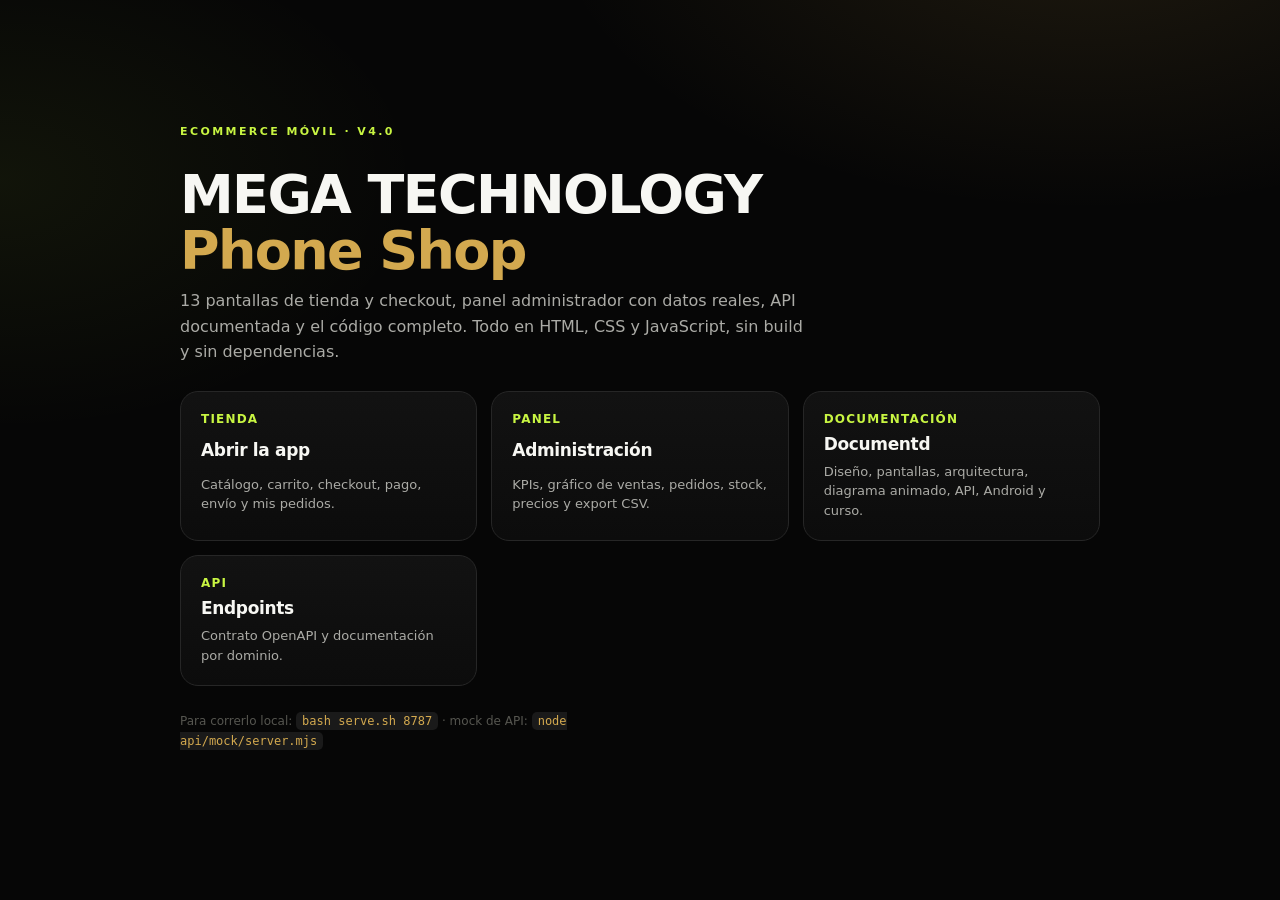
<file: index.html>
<!doctype html>
<html lang="es-CL">
  <head>
    <meta charset="utf-8" />
    <meta name="viewport" content="width=device-width, initial-scale=1" />
    <meta name="theme-color" content="#060606" />
    <title>MEGA TECHNOLOGY · Phone Shop</title>
    <style>
      :root { color-scheme: dark; }
      * { box-sizing: border-box; }
      body {
        margin: 0; min-height: 100vh; display: grid; place-items: center;
        background: radial-gradient(900px 500px at 85% -10%, rgba(211,169,79,.12), transparent 60%),
                    radial-gradient(700px 420px at 0% 20%, rgba(200,245,66,.06), transparent 60%), #060606;
        color: #f7f7f3; font-family: Inter, system-ui, -apple-system, sans-serif; padding: 24px;
      }
      .wrap { width: min(920px, 100%); }
      .eyebrow { font-size: 11px; letter-spacing: .22em; text-transform: uppercase; color: #c8f542; font-weight: 800; }
      h1 { font-size: clamp(30px, 6vw, 54px); line-height: 1.05; letter-spacing: -.03em; margin: 12px 0 8px; font-weight: 800; }
      h1 em { font-style: normal; color: #d3a94f; }
      p { color: #ababa6; max-width: 62ch; line-height: 1.6; margin: 0 0 26px; }
      .cards { display: grid; gap: 14px; grid-template-columns: repeat(auto-fit, minmax(240px, 1fr)); }
      a.card {
        display: grid; gap: 8px; padding: 20px; border: 1px solid #262626; border-radius: 18px;
        background: linear-gradient(180deg, #121212, #0c0c0c); color: #f7f7f3; text-decoration: none;
        transition: border-color .2s, transform .2s;
      }
      a.card:hover { border-color: #c8f542; transform: translateY(-2px); }
      a.card strong { font-size: 17px; letter-spacing: -.02em; }
      a.card span { font-size: 13px; color: #ababa6; line-height: 1.5; }
      a.card b { color: #c8f542; font-size: 12px; letter-spacing: .1em; text-transform: uppercase; }
      .foot { margin-top: 26px; font-size: 12px; color: #565650; }
      code { background: #1a1a1a; color: #d3a94f; padding: 2px 6px; border-radius: 5px; }
    </style>
  </head>
  <body>
    <div class="wrap">
      <p class="eyebrow">Ecommerce móvil · v4.0</p>
      <h1>MEGA TECHNOLOGY<br /><em>Phone Shop</em></h1>
      <p>
        13 pantallas de tienda y checkout, panel administrador con datos reales, API documentada
        y el código completo. Todo en HTML, CSS y JavaScript, sin build y sin dependencias.
      </p>
      <div class="cards">
        <a class="card" href="./app/">
          <b>Tienda</b>
          <strong>Abrir la app</strong>
          <span>Catálogo, carrito, checkout, pago, envío y mis pedidos.</span>
        </a>
        <a class="card" href="./app/#/admin">
          <b>Panel</b>
          <strong>Administración</strong>
          <span>KPIs, gráfico de ventas, pedidos, stock, precios y export CSV.</span>
        </a>
        <a class="card" href="./Documentd/">
          <b>Documentación</b>
          <strong>Documentd</strong>
          <span>Diseño, pantallas, arquitectura, diagrama animado, API, Android y curso.</span>
        </a>
        <a class="card" href="./api/">
          <b>API</b>
          <strong>Endpoints</strong>
          <span>Contrato OpenAPI y documentación por dominio.</span>
        </a>
      </div>
      <p class="foot">
        Para correrlo local: <code>bash serve.sh 8787</code> · mock de API: <code>node api/mock/server.mjs</code>
      </p>
    </div>
  </body>
</html>
</file>
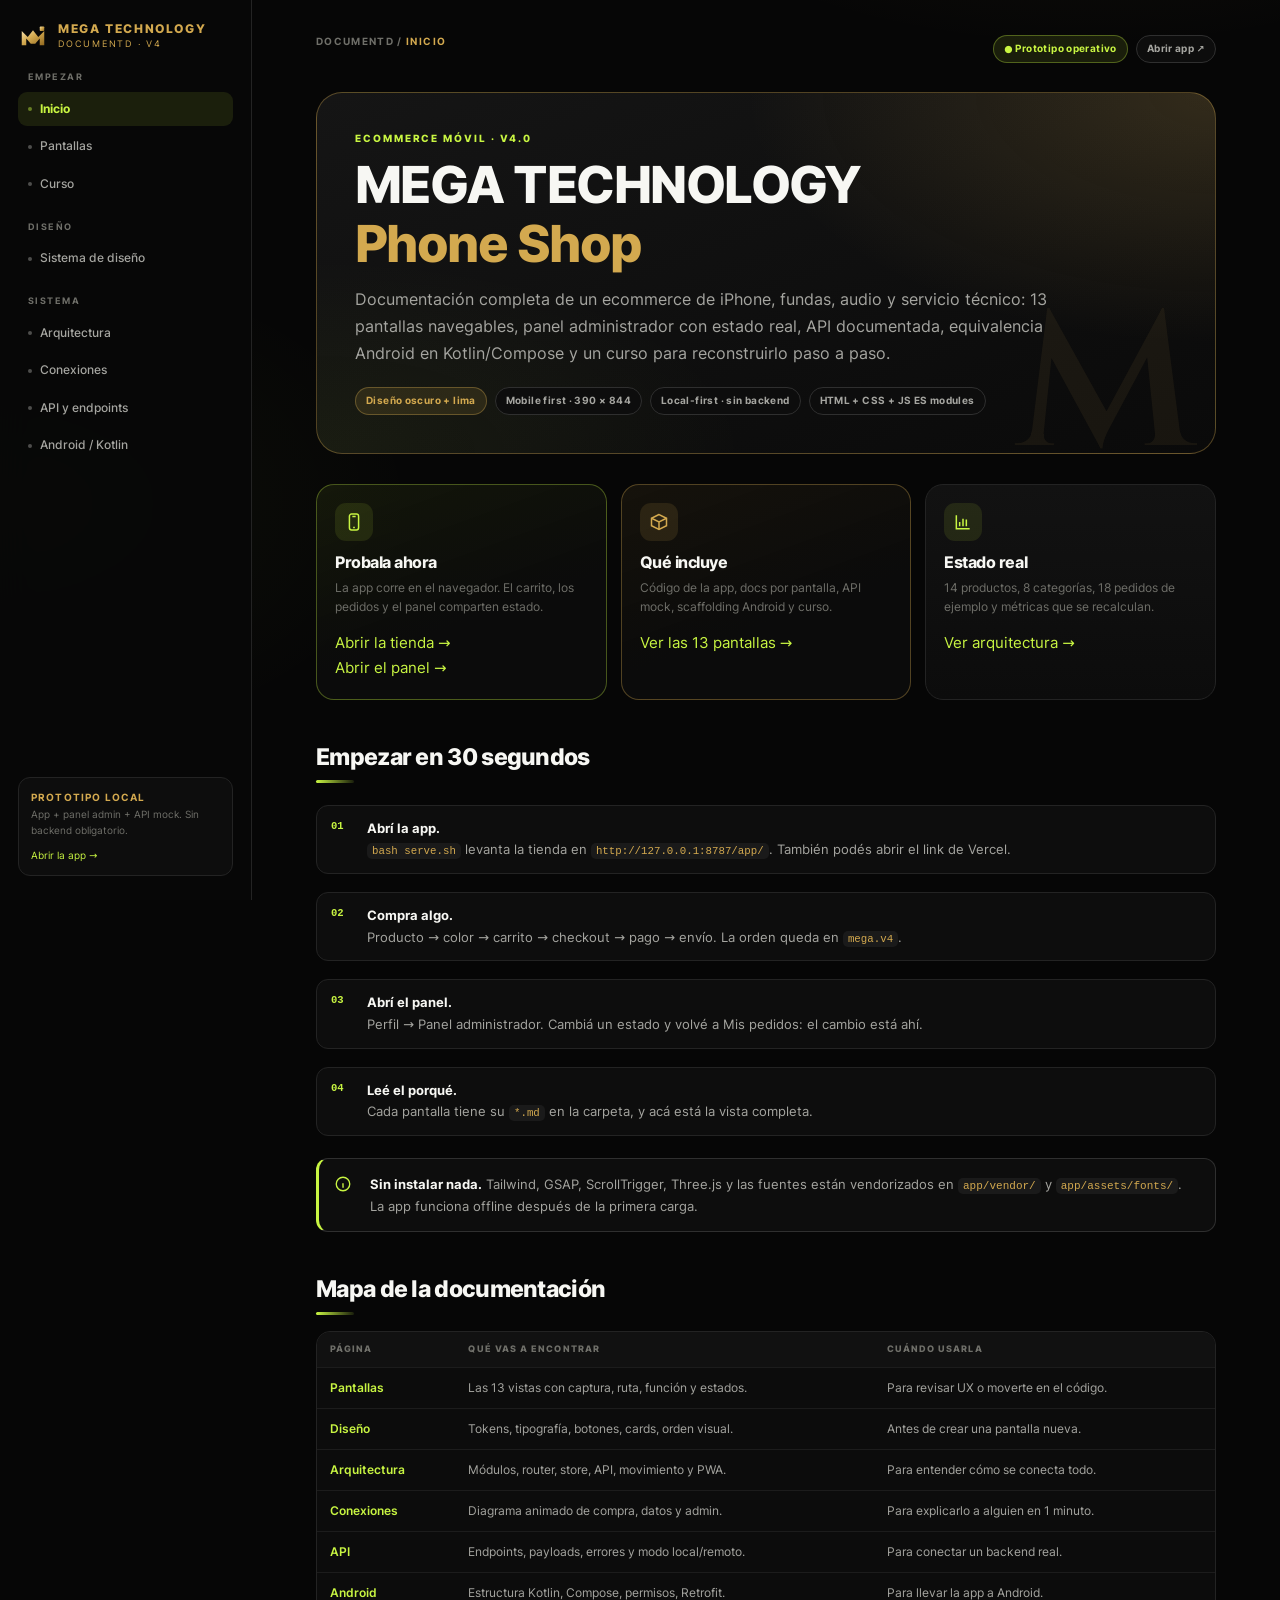
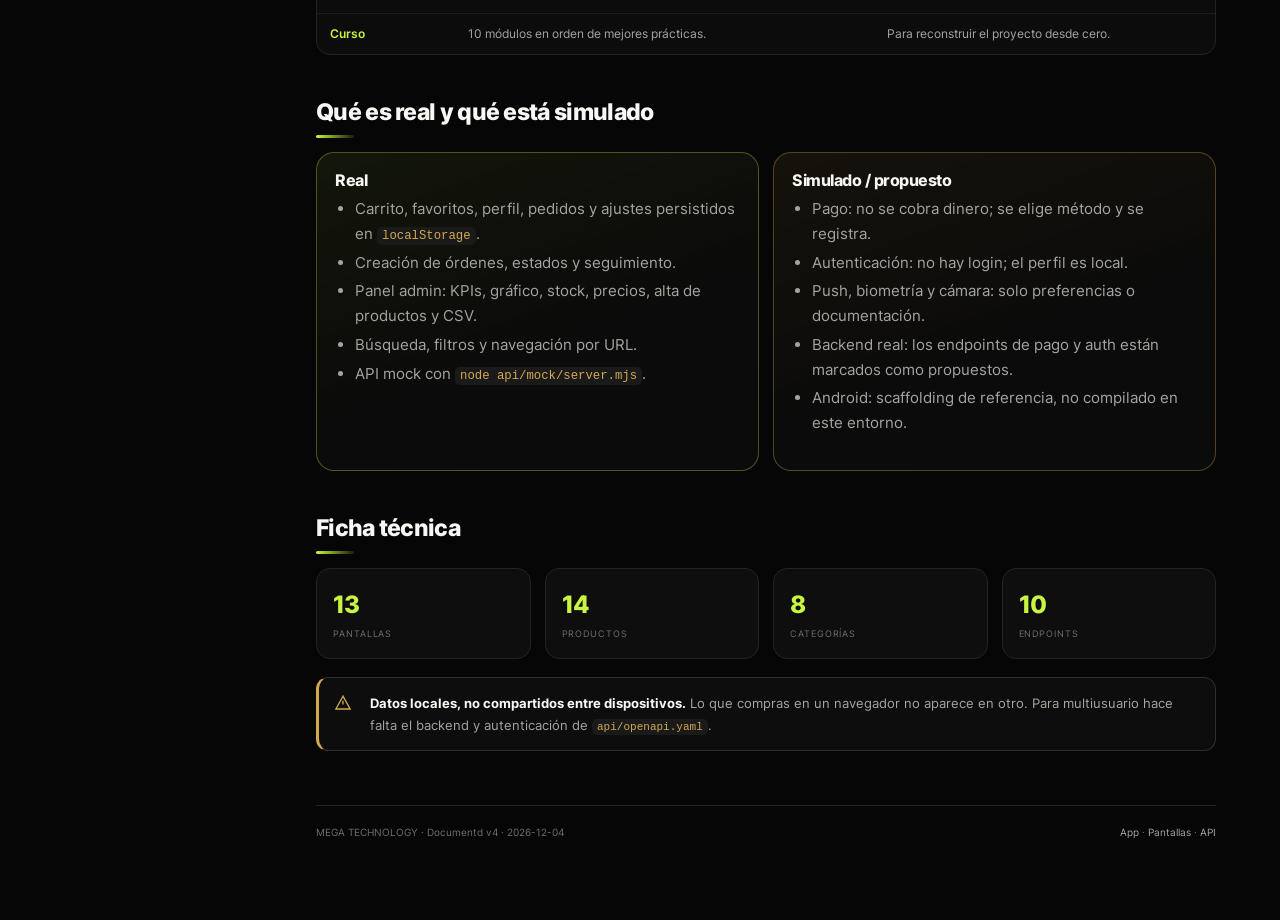
<file: Documentd/index.html>
<!doctype html>
<html lang="es-CL">
  <head>
    <meta charset="utf-8" />
    <meta name="viewport" content="width=device-width, initial-scale=1" />
    <meta name="theme-color" content="#060606" />
    <meta name="description" content="Documentación de MEGA TECHNOLOGY · Phone Shop: pantallas, diseño, arquitectura, API, Android y curso." />
    <title>Documentd · MEGA TECHNOLOGY</title>
    <link rel="stylesheet" href="./assets/docs.css" />
    <script src="./assets/docs.js" defer></script>
  </head>
  <body>
    <a class="skip" href="#main">Saltar al contenido</a>
    <div data-docs-nav></div>

    <main id="main" class="docs-main">
      <div class="docs-topbar">
        <p class="docs-crumb">Documentd / <strong>Inicio</strong></p>
        <div class="docs-actions">
          <span class="docs-pill docs-pill--live">● Prototipo operativo</span>
          <a class="docs-pill" href="../app/">Abrir app ↗</a>
        </div>
      </div>

      <section class="doc-hero">
        <p class="docs-eyebrow">Ecommerce móvil · v4.0</p>
        <h1>MEGA TECHNOLOGY<br /><em>Phone Shop</em></h1>
        <p class="lead">
          Documentación completa de un ecommerce de iPhone, fundas, audio y servicio técnico:
          13 pantallas navegables, panel administrador con estado real, API documentada,
          equivalencia Android en Kotlin/Compose y un curso para reconstruirlo paso a paso.
        </p>
        <div class="doc-hero__meta">
          <span class="docs-pill docs-pill--gold">Diseño oscuro + lima</span>
          <span class="docs-pill">Mobile first · 390 × 844</span>
          <span class="docs-pill">Local-first · sin backend</span>
          <span class="docs-pill">HTML + CSS + JS ES modules</span>
        </div>
      </section>

      <div class="grid grid--3">
        <div class="card card--lime">
          <div class="card__icon">
            <svg viewBox="0 0 24 24" width="20" height="20" fill="none" stroke="currentColor" stroke-width="1.8"><rect x="6.5" y="2.5" width="11" height="19" rx="2.6"/><path d="M10 5.5h4M11 18.5h2"/></svg>
          </div>
          <h3>Probala ahora</h3>
          <p class="small">La app corre en el navegador. El carrito, los pedidos y el panel comparten estado.</p>
          <p><a href="../app/">Abrir la tienda →</a><br /><a href="../app/#/admin">Abrir el panel →</a></p>
        </div>
        <div class="card card--gold">
          <div class="card__icon">
            <svg viewBox="0 0 24 24" width="20" height="20" fill="none" stroke="currentColor" stroke-width="1.8"><path d="M12 3 3 7.5v9L12 21l9-4.5v-9z"/><path d="M3 7.5 12 12l9-4.5M12 12v9"/></svg>
          </div>
          <h3>Qué incluye</h3>
          <p class="small">Código de la app, docs por pantalla, API mock, scaffolding Android y curso.</p>
          <p><a href="./screens.html">Ver las 13 pantallas →</a></p>
        </div>
        <div class="card">
          <div class="card__icon">
            <svg viewBox="0 0 24 24" width="20" height="20" fill="none" stroke="currentColor" stroke-width="1.8"><path d="M4 4v16h16"/><path d="M8 17v-5M12 17V8M16 17v-8"/></svg>
          </div>
          <h3>Estado real</h3>
          <p class="small">14 productos, 8 categorías, 18 pedidos de ejemplo y métricas que se recalculan.</p>
          <p><a href="./architecture.html">Ver arquitectura →</a></p>
        </div>
      </div>

      <h2>Empezar en 30 segundos</h2>
      <ol class="steps">
        <li><strong>Abrí la app.</strong> <code>bash serve.sh</code> levanta la tienda en <code>http://127.0.0.1:8787/app/</code>. También podés abrir el link de Vercel.</li>
        <li><strong>Compra algo.</strong> Producto → color → carrito → checkout → pago → envío. La orden queda en <code>mega.v4</code>.</li>
        <li><strong>Abrí el panel.</strong> Perfil → Panel administrador. Cambiá un estado y volvé a Mis pedidos: el cambio está ahí.</li>
        <li><strong>Leé el porqué.</strong> Cada pantalla tiene su <code>*.md</code> en la carpeta, y acá está la vista completa.</li>
      </ol>

      <div class="callout">
        <svg viewBox="0 0 24 24" width="18" height="18" fill="none" stroke="currentColor" stroke-width="1.8"><circle cx="12" cy="12" r="9"/><path d="M12 8h.01M11 12h1v4h1"/></svg>
        <div><strong>Sin instalar nada.</strong> Tailwind, GSAP, ScrollTrigger, Three.js y las fuentes están vendorizados en <code>app/vendor/</code> y <code>app/assets/fonts/</code>. La app funciona offline después de la primera carga.</div>
      </div>

      <h2>Mapa de la documentación</h2>
      <div class="table-wrap">
        <table>
          <thead><tr><th>Página</th><th>Qué vas a encontrar</th><th>Cuándo usarla</th></tr></thead>
          <tbody>
            <tr><td><a href="./screens.html">Pantallas</a></td><td>Las 13 vistas con captura, ruta, función y estados.</td><td>Para revisar UX o moverte en el código.</td></tr>
            <tr><td><a href="./design-system.html">Diseño</a></td><td>Tokens, tipografía, botones, cards, orden visual.</td><td>Antes de crear una pantalla nueva.</td></tr>
            <tr><td><a href="./architecture.html">Arquitectura</a></td><td>Módulos, router, store, API, movimiento y PWA.</td><td>Para entender cómo se conecta todo.</td></tr>
            <tr><td><a href="./diagram.html">Conexiones</a></td><td>Diagrama animado de compra, datos y admin.</td><td>Para explicarlo a alguien en 1 minuto.</td></tr>
            <tr><td><a href="./api.html">API</a></td><td>Endpoints, payloads, errores y modo local/remoto.</td><td>Para conectar un backend real.</td></tr>
            <tr><td><a href="./android.html">Android</a></td><td>Estructura Kotlin, Compose, permisos, Retrofit.</td><td>Para llevar la app a Android.</td></tr>
            <tr><td><a href="./course.html">Curso</a></td><td>10 módulos en orden de mejores prácticas.</td><td>Para reconstruir el proyecto desde cero.</td></tr>
          </tbody>
        </table>
      </div>

      <h2>Qué es real y qué está simulado</h2>
      <div class="grid grid--2">
        <div class="card card--lime">
          <h3>Real</h3>
          <ul>
            <li>Carrito, favoritos, perfil, pedidos y ajustes persistidos en <code>localStorage</code>.</li>
            <li>Creación de órdenes, estados y seguimiento.</li>
            <li>Panel admin: KPIs, gráfico, stock, precios, alta de productos y CSV.</li>
            <li>Búsqueda, filtros y navegación por URL.</li>
            <li>API mock con <code>node api/mock/server.mjs</code>.</li>
          </ul>
        </div>
        <div class="card card--gold">
          <h3>Simulado / propuesto</h3>
          <ul>
            <li>Pago: no se cobra dinero; se elige método y se registra.</li>
            <li>Autenticación: no hay login; el perfil es local.</li>
            <li>Push, biometría y cámara: solo preferencias o documentación.</li>
            <li>Backend real: los endpoints de pago y auth están marcados como propuestos.</li>
            <li>Android: scaffolding de referencia, no compilado en este entorno.</li>
          </ul>
        </div>
      </div>

      <h2>Ficha técnica</h2>
      <div class="grid grid--4">
        <div class="stat"><strong>13</strong><span>Pantallas</span></div>
        <div class="stat"><strong>14</strong><span>Productos</span></div>
        <div class="stat"><strong>8</strong><span>Categorías</span></div>
        <div class="stat"><strong>10</strong><span>Endpoints</span></div>
      </div>

      <div class="callout callout--warn">
        <svg viewBox="0 0 24 24" width="18" height="18" fill="none" stroke="currentColor" stroke-width="1.8"><path d="M12 3 2.5 20h19z"/><path d="M12 9v5M12 17h.01"/></svg>
        <div><strong>Datos locales, no compartidos entre dispositivos.</strong> Lo que compras en un navegador no aparece en otro. Para multiusuario hace falta el backend y autenticación de <code>api/openapi.yaml</code>.</div>
      </div>

      <footer class="docs-foot">
        <span>MEGA TECHNOLOGY · Documentd v4 · <span data-build></span></span>
        <span><a href="../app/">App</a> · <a href="./screens.html">Pantallas</a> · <a href="./api.html">API</a></span>
      </footer>
    </main>
  </body>
</html>
</file>
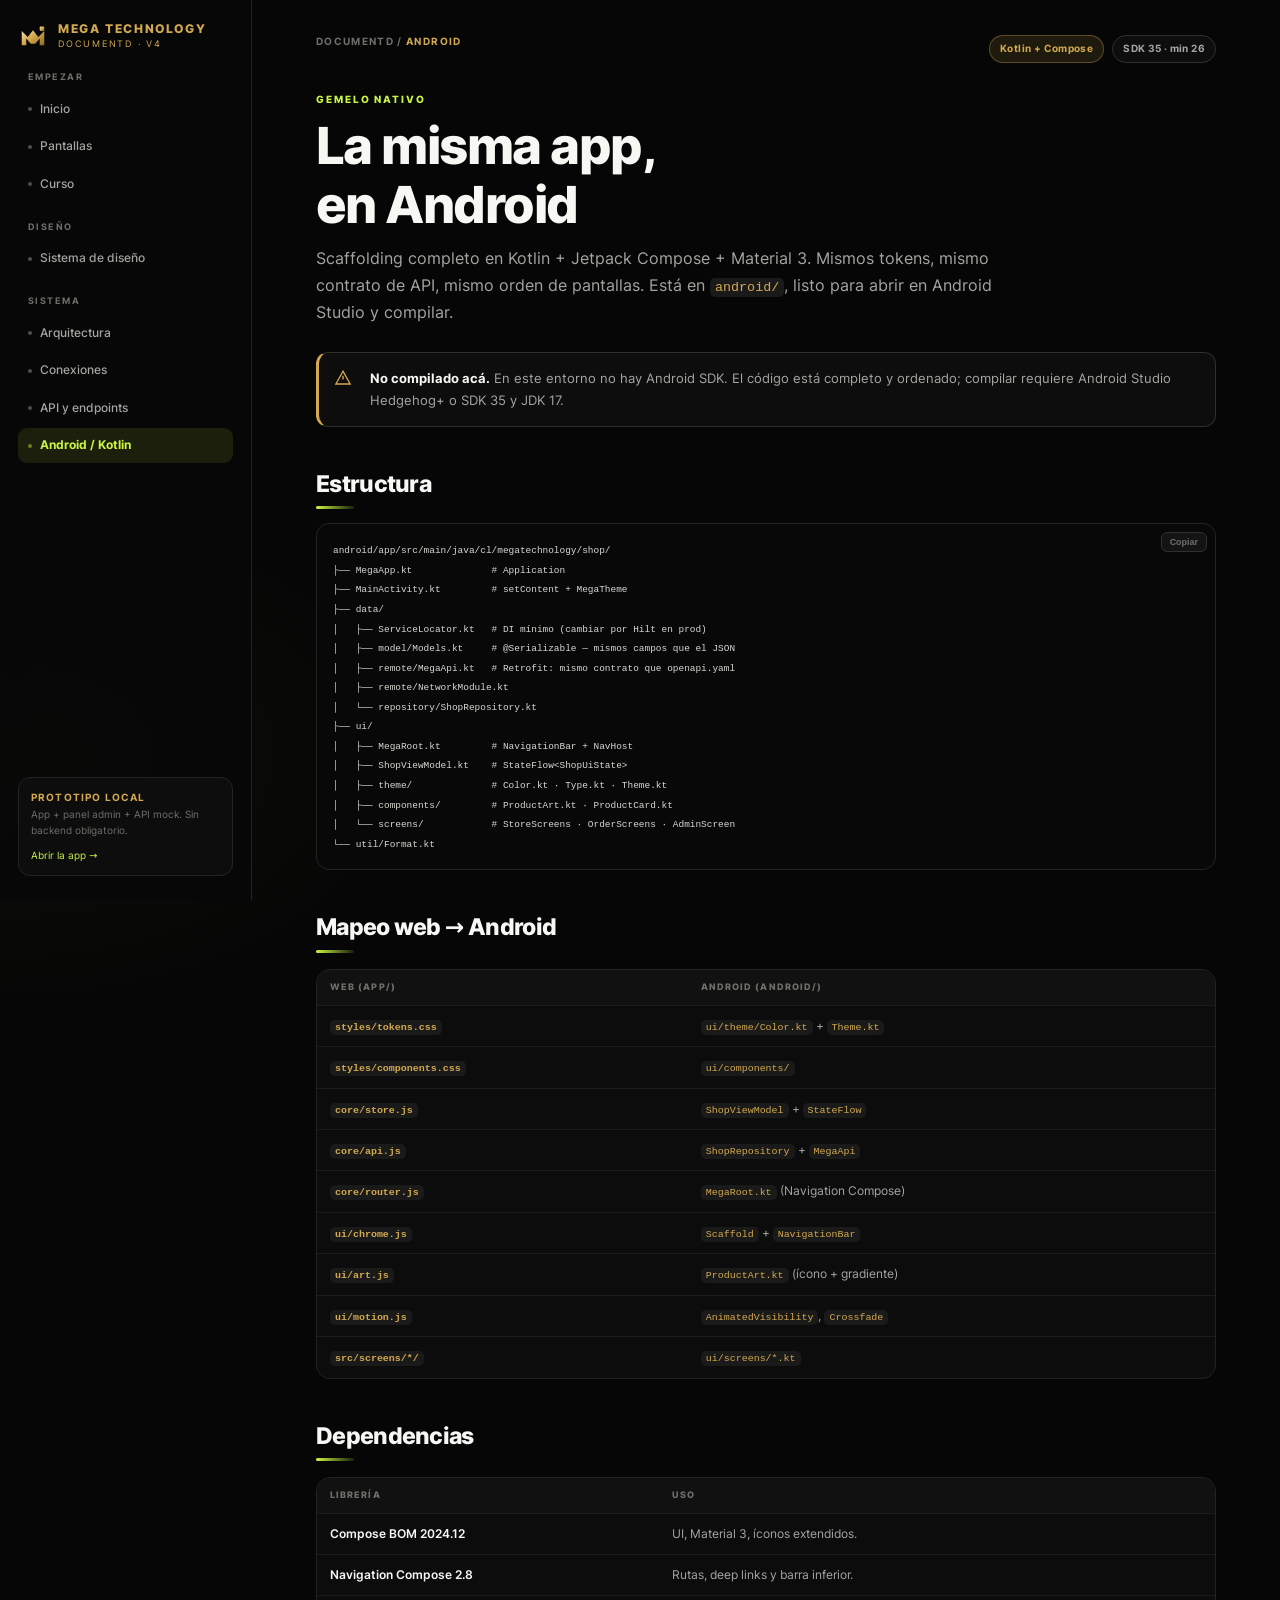
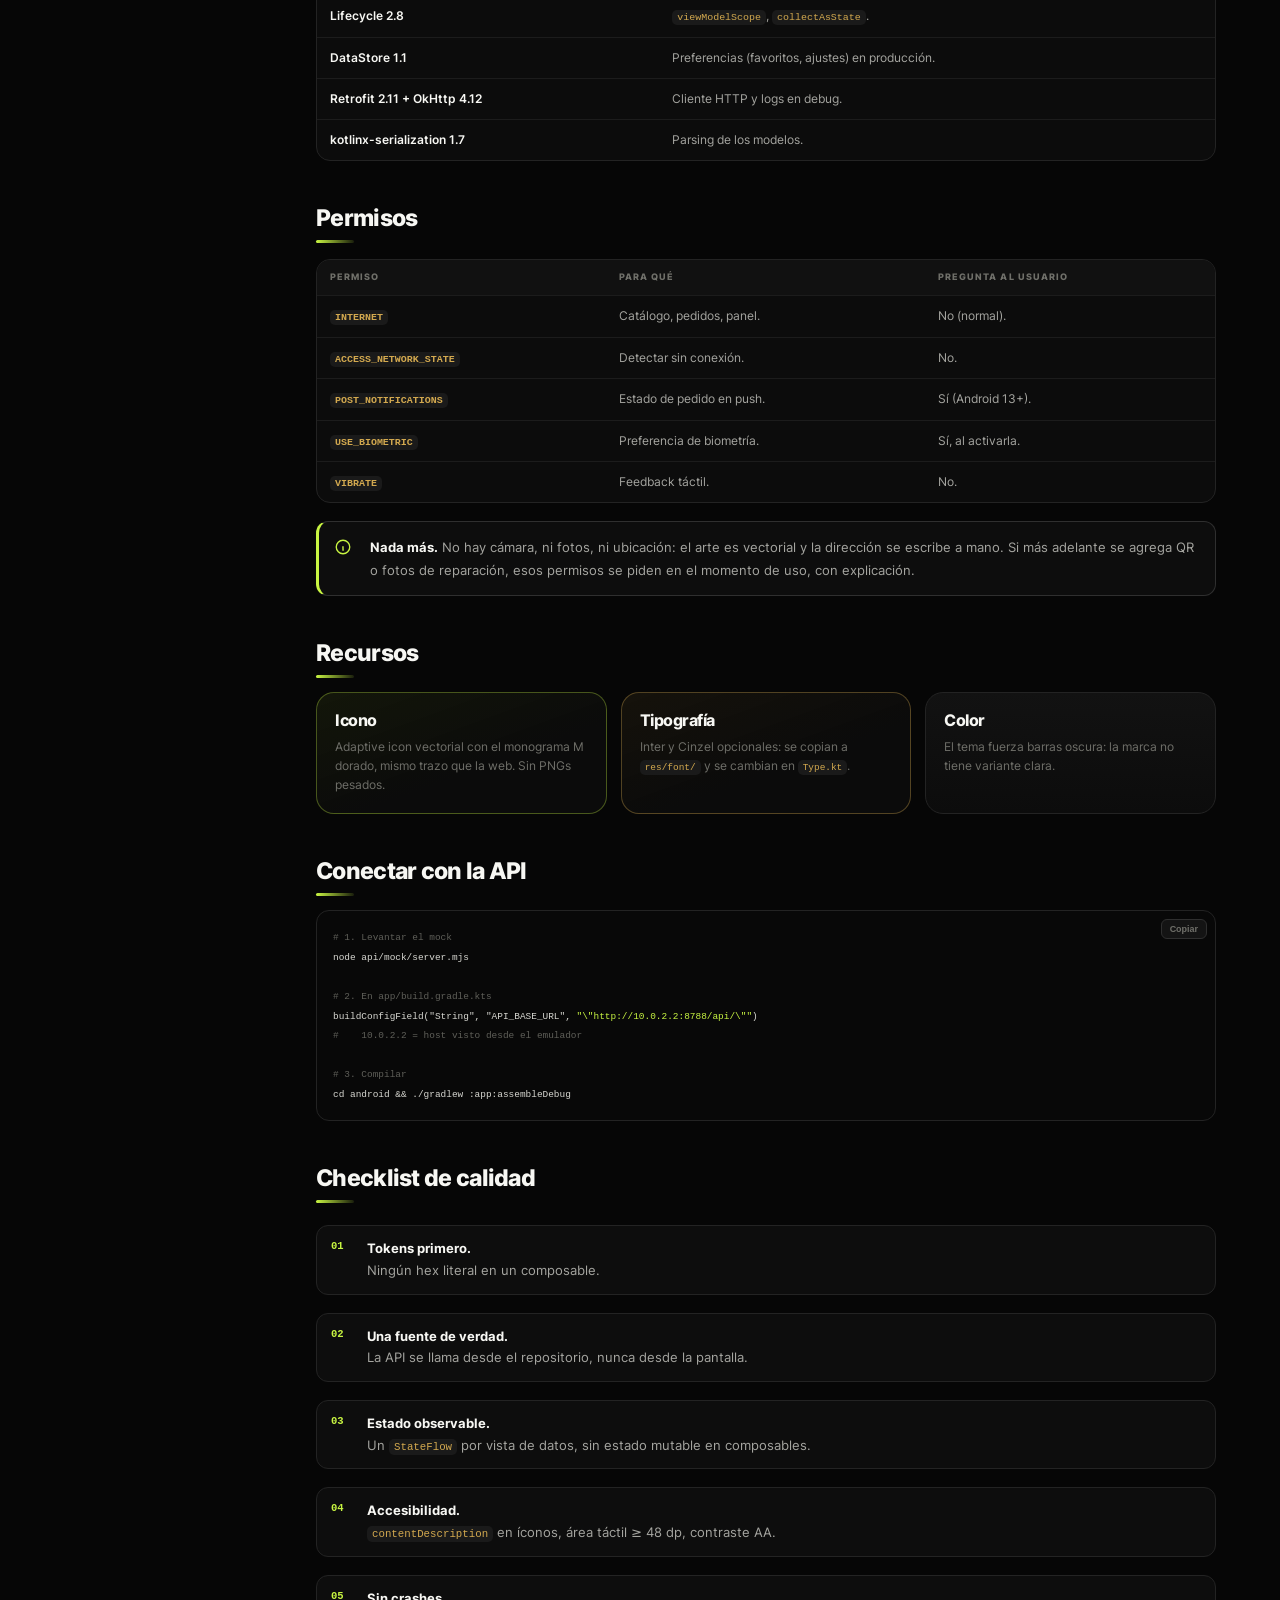
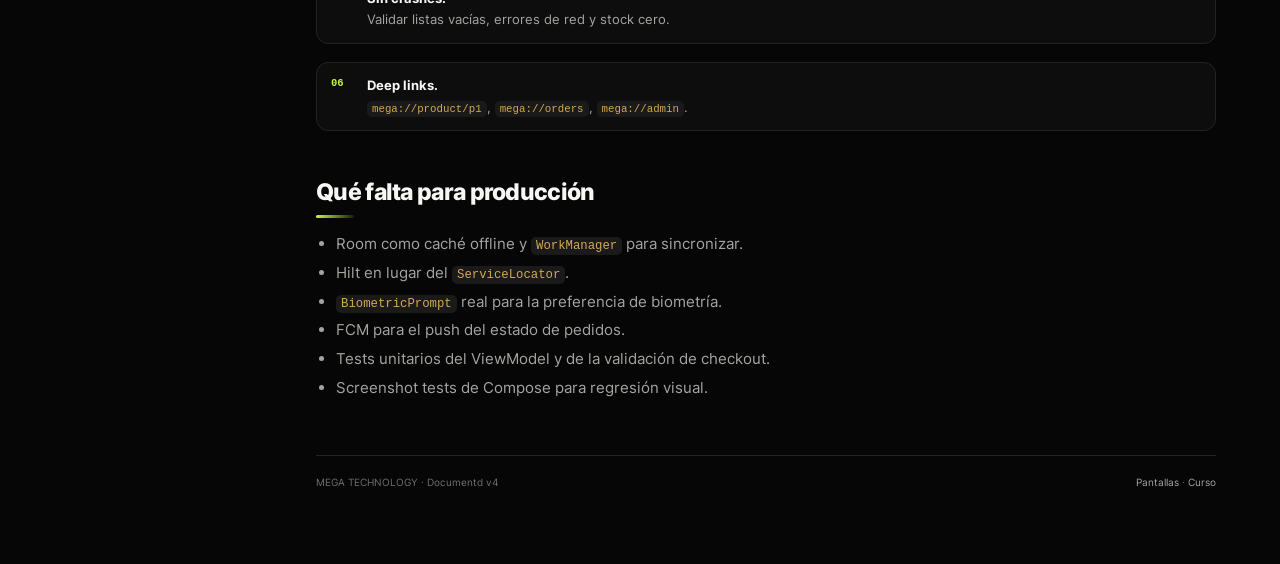
<file: Documentd/android.html>
<!doctype html>
<html lang="es-CL">
  <head>
    <meta charset="utf-8" />
    <meta name="viewport" content="width=device-width, initial-scale=1" />
    <meta name="theme-color" content="#060606" />
    <title>Android · Documentd MEGA TECHNOLOGY</title>
    <link rel="stylesheet" href="./assets/docs.css" />
    <script src="./assets/docs.js" defer></script>
  </head>
  <body>
    <a class="skip" href="#main">Saltar al contenido</a>
    <div data-docs-nav></div>

    <main id="main" class="docs-main">
      <div class="docs-topbar">
        <p class="docs-crumb">Documentd / <strong>Android</strong></p>
        <div class="docs-actions"><span class="docs-pill docs-pill--gold">Kotlin + Compose</span><span class="docs-pill">SDK 35 · min 26</span></div>
      </div>

      <p class="docs-eyebrow">Gemelo nativo</p>
      <h1>La misma app,<br />en Android</h1>
      <p class="lead">
        Scaffolding completo en Kotlin + Jetpack Compose + Material 3. Mismos tokens,
        mismo contrato de API, mismo orden de pantallas. Está en
        <code>android/</code>, listo para abrir en Android Studio y compilar.
      </p>

      <div class="callout callout--warn">
        <svg viewBox="0 0 24 24" width="18" height="18" fill="none" stroke="currentColor" stroke-width="1.8"><path d="M12 3 2.5 20h19z"/><path d="M12 9v5M12 17h.01"/></svg>
        <div><strong>No compilado acá.</strong> En este entorno no hay Android SDK. El código está completo y ordenado; compilar requiere Android Studio Hedgehog+ o SDK 35 y JDK 17.</div>
      </div>

      <h2>Estructura</h2>
      <pre><code>android/app/src/main/java/cl/megatechnology/shop/
├── MegaApp.kt              # Application
├── MainActivity.kt         # setContent + MegaTheme
├── data/
│   ├── ServiceLocator.kt   # DI mínimo (cambiar por Hilt en prod)
│   ├── model/Models.kt     # @Serializable — mismos campos que el JSON
│   ├── remote/MegaApi.kt   # Retrofit: mismo contrato que openapi.yaml
│   ├── remote/NetworkModule.kt
│   └── repository/ShopRepository.kt
├── ui/
│   ├── MegaRoot.kt         # NavigationBar + NavHost
│   ├── ShopViewModel.kt    # StateFlow&lt;ShopUiState&gt;
│   ├── theme/              # Color.kt · Type.kt · Theme.kt
│   ├── components/         # ProductArt.kt · ProductCard.kt
│   └── screens/            # StoreScreens · OrderScreens · AdminScreen
└── util/Format.kt</code></pre>

      <h2>Mapeo web → Android</h2>
      <div class="table-wrap">
        <table>
          <thead><tr><th>Web (app/)</th><th>Android (android/)</th></tr></thead>
          <tbody>
            <tr><td><code>styles/tokens.css</code></td><td><code>ui/theme/Color.kt</code> + <code>Theme.kt</code></td></tr>
            <tr><td><code>styles/components.css</code></td><td><code>ui/components/</code></td></tr>
            <tr><td><code>core/store.js</code></td><td><code>ShopViewModel</code> + <code>StateFlow</code></td></tr>
            <tr><td><code>core/api.js</code></td><td><code>ShopRepository</code> + <code>MegaApi</code></td></tr>
            <tr><td><code>core/router.js</code></td><td><code>MegaRoot.kt</code> (Navigation Compose)</td></tr>
            <tr><td><code>ui/chrome.js</code></td><td><code>Scaffold</code> + <code>NavigationBar</code></td></tr>
            <tr><td><code>ui/art.js</code></td><td><code>ProductArt.kt</code> (ícono + gradiente)</td></tr>
            <tr><td><code>ui/motion.js</code></td><td><code>AnimatedVisibility</code>, <code>Crossfade</code></td></tr>
            <tr><td><code>src/screens/*/</code></td><td><code>ui/screens/*.kt</code></td></tr>
          </tbody>
        </table>
      </div>

      <h2>Dependencias</h2>
      <div class="table-wrap">
        <table>
          <thead><tr><th>Librería</th><th>Uso</th></tr></thead>
          <tbody>
            <tr><td>Compose BOM 2024.12</td><td>UI, Material 3, íconos extendidos.</td></tr>
            <tr><td>Navigation Compose 2.8</td><td>Rutas, deep links y barra inferior.</td></tr>
            <tr><td>Lifecycle 2.8</td><td><code>viewModelScope</code>, <code>collectAsState</code>.</td></tr>
            <tr><td>DataStore 1.1</td><td>Preferencias (favoritos, ajustes) en producción.</td></tr>
            <tr><td>Retrofit 2.11 + OkHttp 4.12</td><td>Cliente HTTP y logs en debug.</td></tr>
            <tr><td>kotlinx-serialization 1.7</td><td>Parsing de los modelos.</td></tr>
          </tbody>
        </table>
      </div>

      <h2>Permisos</h2>
      <div class="table-wrap">
        <table>
          <thead><tr><th>Permiso</th><th>Para qué</th><th>Pregunta al usuario</th></tr></thead>
          <tbody>
            <tr><td><code>INTERNET</code></td><td>Catálogo, pedidos, panel.</td><td>No (normal).</td></tr>
            <tr><td><code>ACCESS_NETWORK_STATE</code></td><td>Detectar sin conexión.</td><td>No.</td></tr>
            <tr><td><code>POST_NOTIFICATIONS</code></td><td>Estado de pedido en push.</td><td>Sí (Android 13+).</td></tr>
            <tr><td><code>USE_BIOMETRIC</code></td><td>Preferencia de biometría.</td><td>Sí, al activarla.</td></tr>
            <tr><td><code>VIBRATE</code></td><td>Feedback táctil.</td><td>No.</td></tr>
          </tbody>
        </table>
      </div>
      <div class="callout">
        <svg viewBox="0 0 24 24" width="18" height="18" fill="none" stroke="currentColor" stroke-width="1.8"><circle cx="12" cy="12" r="9"/><path d="M12 8h.01M11 12h1v4h1"/></svg>
        <div><strong>Nada más.</strong> No hay cámara, ni fotos, ni ubicación: el arte es vectorial y la dirección se escribe a mano. Si más adelante se agrega QR o fotos de reparación, esos permisos se piden en el momento de uso, con explicación.</div>
      </div>

      <h2>Recursos</h2>
      <div class="grid grid--3">
        <div class="card card--lime">
          <h3>Icono</h3>
          <p class="small">Adaptive icon vectorial con el monograma M dorado, mismo trazo que la web. Sin PNGs pesados.</p>
        </div>
        <div class="card card--gold">
          <h3>Tipografía</h3>
          <p class="small">Inter y Cinzel opcionales: se copian a <code>res/font/</code> y se cambian en <code>Type.kt</code>.</p>
        </div>
        <div class="card">
          <h3>Color</h3>
          <p class="small">El tema fuerza barras oscura: la marca no tiene variante clara.</p>
        </div>
      </div>

      <h2>Conectar con la API</h2>
      <pre><code><span class="c"># 1. Levantar el mock</span>
node api/mock/server.mjs

<span class="c"># 2. En app/build.gradle.kts</span>
buildConfigField("String", "API_BASE_URL", <span class="s">"\"http://10.0.2.2:8788/api/\""</span>)
<span class="c">#    10.0.2.2 = host visto desde el emulador</span>

<span class="c"># 3. Compilar</span>
cd android &amp;&amp; ./gradlew :app:assembleDebug</code></pre>

      <h2>Checklist de calidad</h2>
      <ol class="steps">
        <li><strong>Tokens primero.</strong> Ningún hex literal en un composable.</li>
        <li><strong>Una fuente de verdad.</strong> La API se llama desde el repositorio, nunca desde la pantalla.</li>
        <li><strong>Estado observable.</strong> Un <code>StateFlow</code> por vista de datos, sin estado mutable en composables.</li>
        <li><strong>Accesibilidad.</strong> <code>contentDescription</code> en íconos, área táctil ≥ 48 dp, contraste AA.</li>
        <li><strong>Sin crashes.</strong> Validar listas vacías, errores de red y stock cero.</li>
        <li><strong>Deep links.</strong> <code>mega://product/p1</code>, <code>mega://orders</code>, <code>mega://admin</code>.</li>
      </ol>

      <h2>Qué falta para producción</h2>
      <ul>
        <li>Room como caché offline y <code>WorkManager</code> para sincronizar.</li>
        <li>Hilt en lugar del <code>ServiceLocator</code>.</li>
        <li><code>BiometricPrompt</code> real para la preferencia de biometría.</li>
        <li>FCM para el push del estado de pedidos.</li>
        <li>Tests unitarios del ViewModel y de la validación de checkout.</li>
        <li>Screenshot tests de Compose para regresión visual.</li>
      </ul>

      <footer class="docs-foot">
        <span>MEGA TECHNOLOGY · Documentd v4</span>
        <span><a href="./screens.html">Pantallas</a> · <a href="./course.html">Curso</a></span>
      </footer>
    </main>
  </body>
</html>
</file>
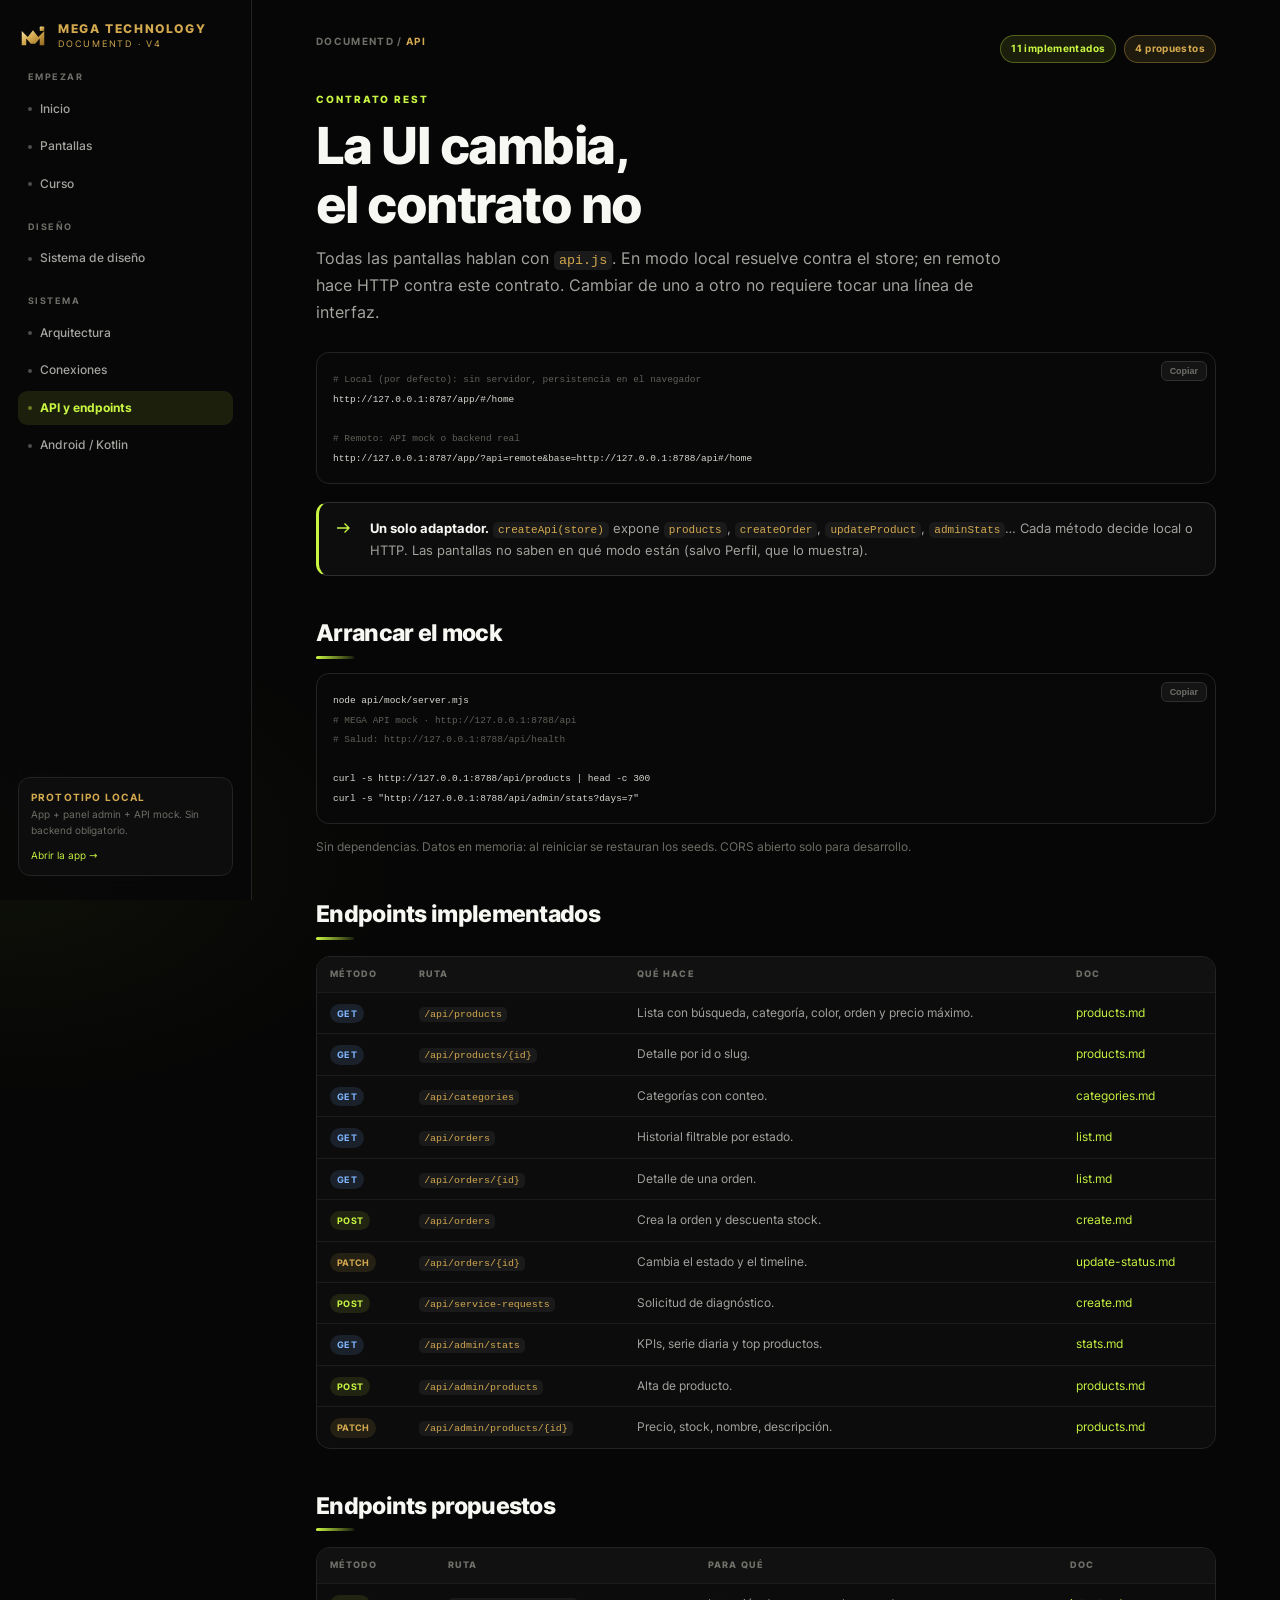
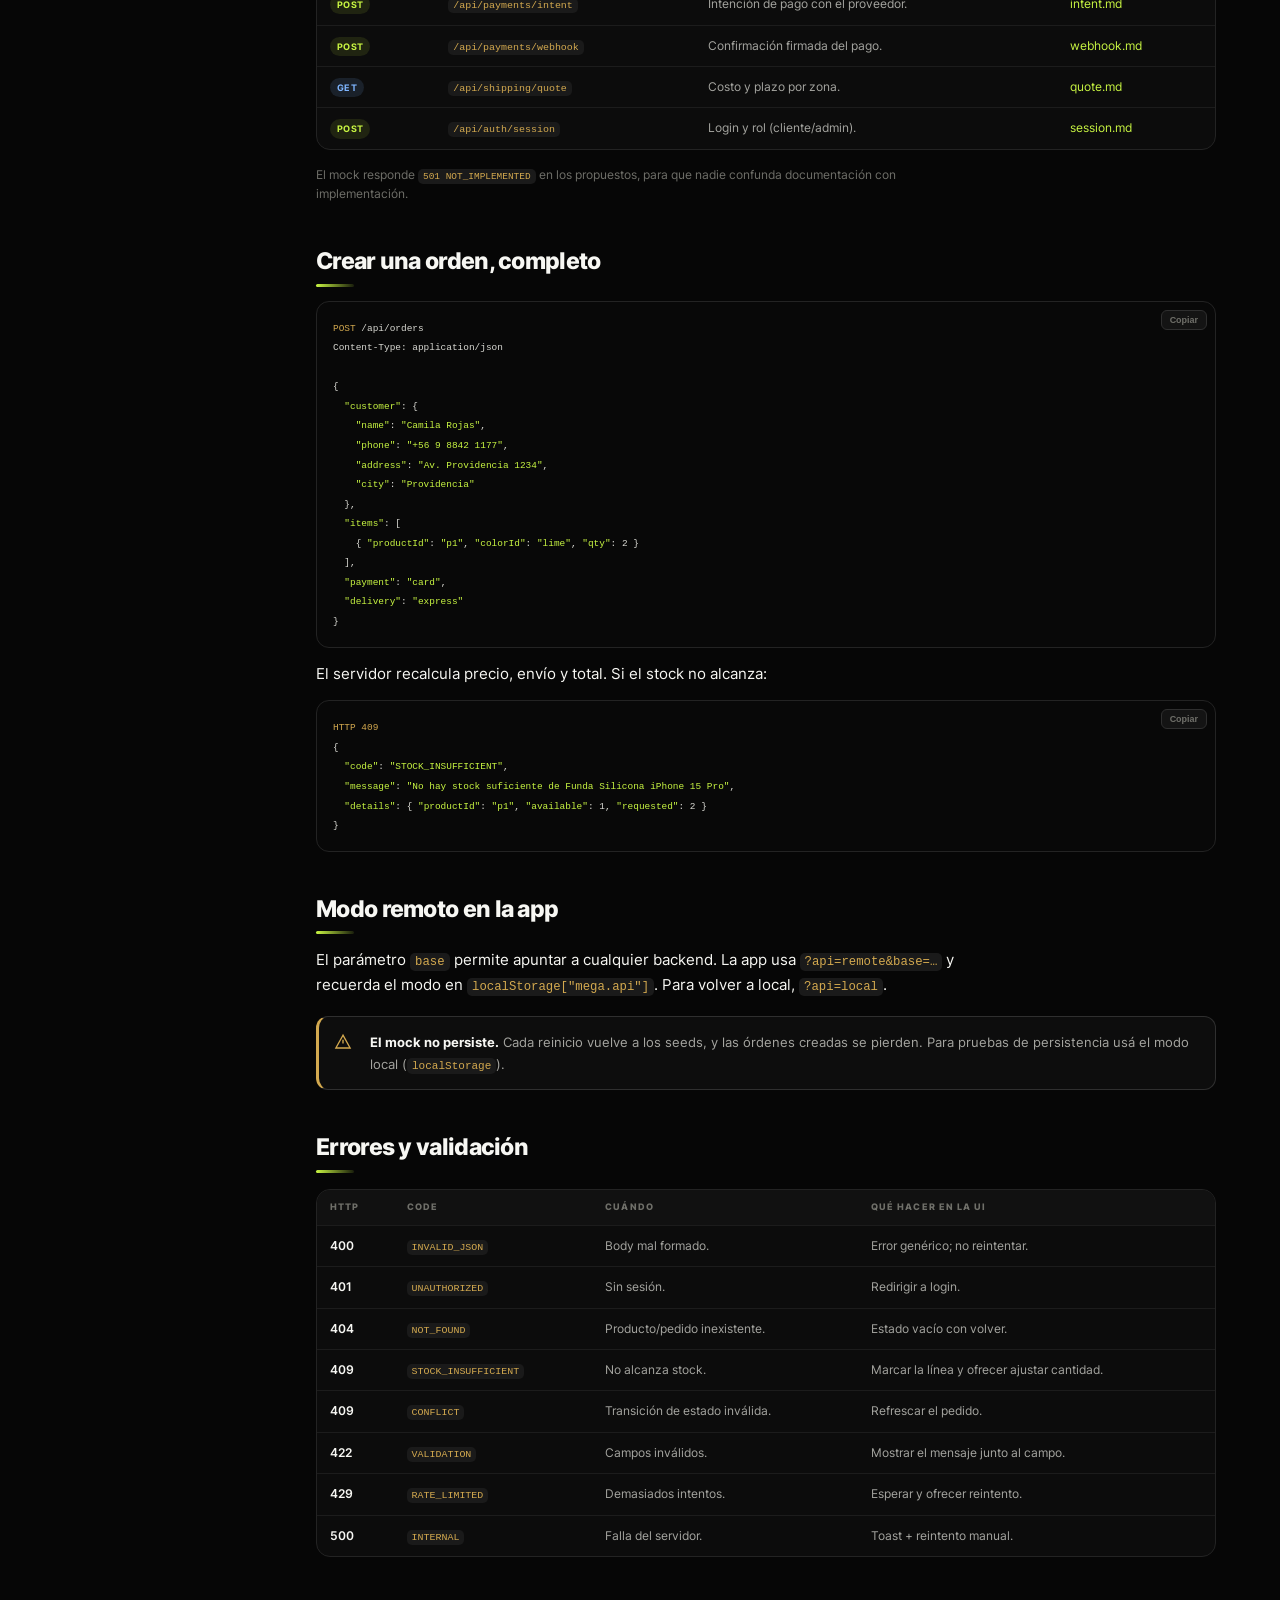
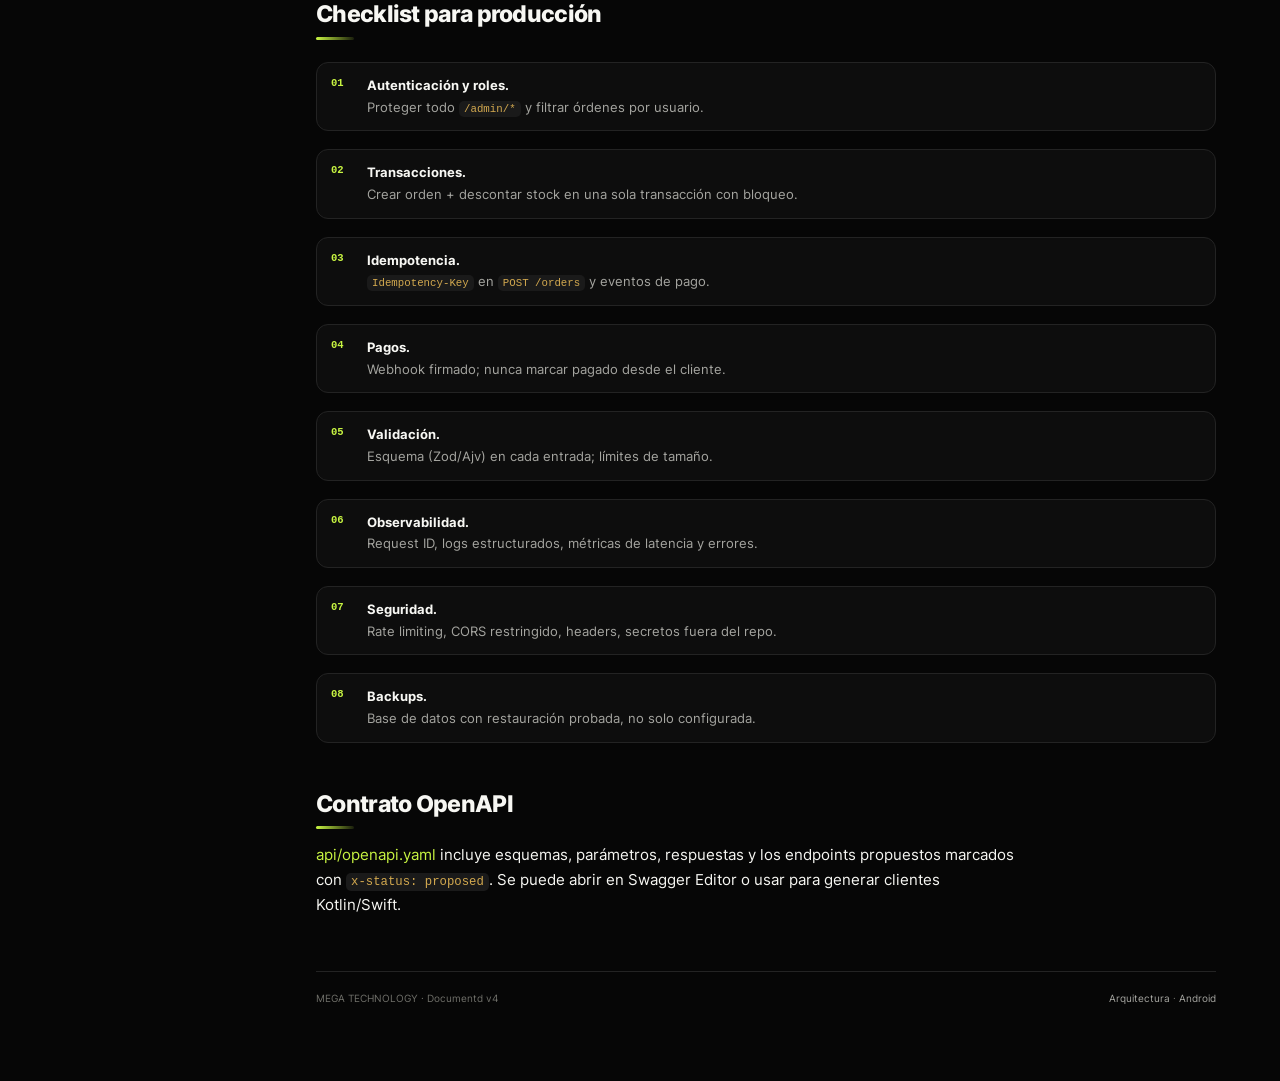
<file: Documentd/api.html>
<!doctype html>
<html lang="es-CL">
  <head>
    <meta charset="utf-8" />
    <meta name="viewport" content="width=device-width, initial-scale=1" />
    <meta name="theme-color" content="#060606" />
    <title>API · Documentd MEGA TECHNOLOGY</title>
    <link rel="stylesheet" href="./assets/docs.css" />
    <script src="./assets/docs.js" defer></script>
  </head>
  <body>
    <a class="skip" href="#main">Saltar al contenido</a>
    <div data-docs-nav></div>

    <main id="main" class="docs-main">
      <div class="docs-topbar">
        <p class="docs-crumb">Documentd / <strong>API</strong></p>
        <div class="docs-actions"><span class="docs-pill docs-pill--live">11 implementados</span><span class="docs-pill docs-pill--gold">4 propuestos</span></div>
      </div>

      <p class="docs-eyebrow">Contrato REST</p>
      <h1>La UI cambia,<br />el contrato no</h1>
      <p class="lead">
        Todas las pantallas hablan con <code>api.js</code>. En modo local resuelve contra
        el store; en remoto hace HTTP contra este contrato. Cambiar de uno a otro no
        requiere tocar una línea de interfaz.
      </p>

      <pre><code><span class="c"># Local (por defecto): sin servidor, persistencia en el navegador</span>
http://127.0.0.1:8787/app/#/home

<span class="c"># Remoto: API mock o backend real</span>
http://127.0.0.1:8787/app/?api=remote&amp;base=http://127.0.0.1:8788/api#/home
</code></pre>

      <div class="callout">
        <svg viewBox="0 0 24 24" width="18" height="18" fill="none" stroke="currentColor" stroke-width="1.8"><path d="M4 12h16m-6-6 6 6-6 6"/></svg>
        <div><strong>Un solo adaptador.</strong> <code>createApi(store)</code> expone <code>products</code>, <code>createOrder</code>, <code>updateProduct</code>, <code>adminStats</code>… Cada método decide local o HTTP. Las pantallas no saben en qué modo están (salvo Perfil, que lo muestra).</div>
      </div>

      <h2>Arrancar el mock</h2>
      <pre><code>node api/mock/server.mjs
<span class="c"># MEGA API mock · http://127.0.0.1:8788/api</span>
<span class="c"># Salud: http://127.0.0.1:8788/api/health</span>

curl -s http://127.0.0.1:8788/api/products | head -c 300
curl -s "http://127.0.0.1:8788/api/admin/stats?days=7"</code></pre>
      <p class="small">Sin dependencias. Datos en memoria: al reiniciar se restauran los seeds. CORS abierto solo para desarrollo.</p>

      <h2>Endpoints implementados</h2>
      <div class="table-wrap">
        <table>
          <thead><tr><th>Método</th><th>Ruta</th><th>Qué hace</th><th>Doc</th></tr></thead>
          <tbody>
            <tr><td><span class="tag tag--get">GET</span></td><td><code>/api/products</code></td><td>Lista con búsqueda, categoría, color, orden y precio máximo.</td><td><a href="../api/endpoints/catalog/products.md">products.md</a></td></tr>
            <tr><td><span class="tag tag--get">GET</span></td><td><code>/api/products/{id}</code></td><td>Detalle por id o slug.</td><td><a href="../api/endpoints/catalog/products.md">products.md</a></td></tr>
            <tr><td><span class="tag tag--get">GET</span></td><td><code>/api/categories</code></td><td>Categorías con conteo.</td><td><a href="../api/endpoints/catalog/categories.md">categories.md</a></td></tr>
            <tr><td><span class="tag tag--get">GET</span></td><td><code>/api/orders</code></td><td>Historial filtrable por estado.</td><td><a href="../api/endpoints/orders/list.md">list.md</a></td></tr>
            <tr><td><span class="tag tag--get">GET</span></td><td><code>/api/orders/{id}</code></td><td>Detalle de una orden.</td><td><a href="../api/endpoints/orders/list.md">list.md</a></td></tr>
            <tr><td><span class="tag tag--post">POST</span></td><td><code>/api/orders</code></td><td>Crea la orden y descuenta stock.</td><td><a href="../api/endpoints/orders/create.md">create.md</a></td></tr>
            <tr><td><span class="tag tag--patch">PATCH</span></td><td><code>/api/orders/{id}</code></td><td>Cambia el estado y el timeline.</td><td><a href="../api/endpoints/orders/update-status.md">update-status.md</a></td></tr>
            <tr><td><span class="tag tag--post">POST</span></td><td><code>/api/service-requests</code></td><td>Solicitud de diagnóstico.</td><td><a href="../api/endpoints/service/create.md">create.md</a></td></tr>
            <tr><td><span class="tag tag--get">GET</span></td><td><code>/api/admin/stats</code></td><td>KPIs, serie diaria y top productos.</td><td><a href="../api/endpoints/admin/stats.md">stats.md</a></td></tr>
            <tr><td><span class="tag tag--post">POST</span></td><td><code>/api/admin/products</code></td><td>Alta de producto.</td><td><a href="../api/endpoints/admin/products.md">products.md</a></td></tr>
            <tr><td><span class="tag tag--patch">PATCH</span></td><td><code>/api/admin/products/{id}</code></td><td>Precio, stock, nombre, descripción.</td><td><a href="../api/endpoints/admin/products.md">products.md</a></td></tr>
          </tbody>
        </table>
      </div>

      <h2>Endpoints propuestos</h2>
      <div class="table-wrap">
        <table>
          <thead><tr><th>Método</th><th>Ruta</th><th>Para qué</th><th>Doc</th></tr></thead>
          <tbody>
            <tr><td><span class="tag tag--post">POST</span></td><td><code>/api/payments/intent</code></td><td>Intención de pago con el proveedor.</td><td><a href="../api/endpoints/payments/intent.md">intent.md</a></td></tr>
            <tr><td><span class="tag tag--post">POST</span></td><td><code>/api/payments/webhook</code></td><td>Confirmación firmada del pago.</td><td><a href="../api/endpoints/payments/webhook.md">webhook.md</a></td></tr>
            <tr><td><span class="tag tag--get">GET</span></td><td><code>/api/shipping/quote</code></td><td>Costo y plazo por zona.</td><td><a href="../api/endpoints/shipping/quote.md">quote.md</a></td></tr>
            <tr><td><span class="tag tag--post">POST</span></td><td><code>/api/auth/session</code></td><td>Login y rol (cliente/admin).</td><td><a href="../api/endpoints/auth/session.md">session.md</a></td></tr>
          </tbody>
        </table>
      </div>
      <p class="small">El mock responde <code>501 NOT_IMPLEMENTED</code> en los propuestos, para que nadie confunda documentación con implementación.</p>

      <h2>Crear una orden, completo</h2>
      <pre><code><span class="k">POST</span> /api/orders
Content-Type: application/json

{
  <span class="s">"customer"</span>: {
    <span class="s">"name"</span>: <span class="s">"Camila Rojas"</span>,
    <span class="s">"phone"</span>: <span class="s">"+56 9 8842 1177"</span>,
    <span class="s">"address"</span>: <span class="s">"Av. Providencia 1234"</span>,
    <span class="s">"city"</span>: <span class="s">"Providencia"</span>
  },
  <span class="s">"items"</span>: [
    { <span class="s">"productId"</span>: <span class="s">"p1"</span>, <span class="s">"colorId"</span>: <span class="s">"lime"</span>, <span class="s">"qty"</span>: 2 }
  ],
  <span class="s">"payment"</span>: <span class="s">"card"</span>,
  <span class="s">"delivery"</span>: <span class="s">"express"</span>
}</code></pre>
      <p>El servidor recalcula precio, envío y total. Si el stock no alcanza:</p>
      <pre><code><span class="k">HTTP 409</span>
{
  <span class="s">"code"</span>: <span class="s">"STOCK_INSUFFICIENT"</span>,
  <span class="s">"message"</span>: <span class="s">"No hay stock suficiente de Funda Silicona iPhone 15 Pro"</span>,
  <span class="s">"details"</span>: { <span class="s">"productId"</span>: <span class="s">"p1"</span>, <span class="s">"available"</span>: 1, <span class="s">"requested"</span>: 2 }
}</code></pre>

      <h2>Modo remoto en la app</h2>
      <p>
        El parámetro <code>base</code> permite apuntar a cualquier backend. La app usa
        <code>?api=remote&amp;base=…</code> y recuerda el modo en <code>localStorage["mega.api"]</code>.
        Para volver a local, <code>?api=local</code>.
      </p>
      <div class="callout callout--warn">
        <svg viewBox="0 0 24 24" width="18" height="18" fill="none" stroke="currentColor" stroke-width="1.8"><path d="M12 3 2.5 20h19z"/><path d="M12 9v5M12 17h.01"/></svg>
        <div><strong>El mock no persiste.</strong> Cada reinicio vuelve a los seeds, y las órdenes creadas se pierden. Para pruebas de persistencia usá el modo local (<code>localStorage</code>).</div>
      </div>

      <h2>Errores y validación</h2>
      <div class="table-wrap">
        <table>
          <thead><tr><th>HTTP</th><th>code</th><th>Cuándo</th><th>Qué hacer en la UI</th></tr></thead>
          <tbody>
            <tr><td>400</td><td><code>INVALID_JSON</code></td><td>Body mal formado.</td><td>Error genérico; no reintentar.</td></tr>
            <tr><td>401</td><td><code>UNAUTHORIZED</code></td><td>Sin sesión.</td><td>Redirigir a login.</td></tr>
            <tr><td>404</td><td><code>NOT_FOUND</code></td><td>Producto/pedido inexistente.</td><td>Estado vacío con volver.</td></tr>
            <tr><td>409</td><td><code>STOCK_INSUFFICIENT</code></td><td>No alcanza stock.</td><td>Marcar la línea y ofrecer ajustar cantidad.</td></tr>
            <tr><td>409</td><td><code>CONFLICT</code></td><td>Transición de estado inválida.</td><td>Refrescar el pedido.</td></tr>
            <tr><td>422</td><td><code>VALIDATION</code></td><td>Campos inválidos.</td><td>Mostrar el mensaje junto al campo.</td></tr>
            <tr><td>429</td><td><code>RATE_LIMITED</code></td><td>Demasiados intentos.</td><td>Esperar y ofrecer reintento.</td></tr>
            <tr><td>500</td><td><code>INTERNAL</code></td><td>Falla del servidor.</td><td>Toast + reintento manual.</td></tr>
          </tbody>
        </table>
      </div>

      <h2>Checklist para producción</h2>
      <ol class="steps">
        <li><strong>Autenticación y roles.</strong> Proteger todo <code>/admin/*</code> y filtrar órdenes por usuario.</li>
        <li><strong>Transacciones.</strong> Crear orden + descontar stock en una sola transacción con bloqueo.</li>
        <li><strong>Idempotencia.</strong> <code>Idempotency-Key</code> en <code>POST /orders</code> y eventos de pago.</li>
        <li><strong>Pagos.</strong> Webhook firmado; nunca marcar pagado desde el cliente.</li>
        <li><strong>Validación.</strong> Esquema (Zod/Ajv) en cada entrada; límites de tamaño.</li>
        <li><strong>Observabilidad.</strong> Request ID, logs estructurados, métricas de latencia y errores.</li>
        <li><strong>Seguridad.</strong> Rate limiting, CORS restringido, headers, secretos fuera del repo.</li>
        <li><strong>Backups.</strong> Base de datos con restauración probada, no solo configurada.</li>
      </ol>

      <h2>Contrato OpenAPI</h2>
      <p>
        <a href="../api/openapi.yaml">api/openapi.yaml</a> incluye esquemas, parámetros,
        respuestas y los endpoints propuestos marcados con <code>x-status: proposed</code>.
        Se puede abrir en Swagger Editor o usar para generar clientes Kotlin/Swift.
      </p>

      <footer class="docs-foot">
        <span>MEGA TECHNOLOGY · Documentd v4</span>
        <span><a href="./architecture.html">Arquitectura</a> · <a href="./android.html">Android</a></span>
      </footer>
    </main>
  </body>
</html>
</file>
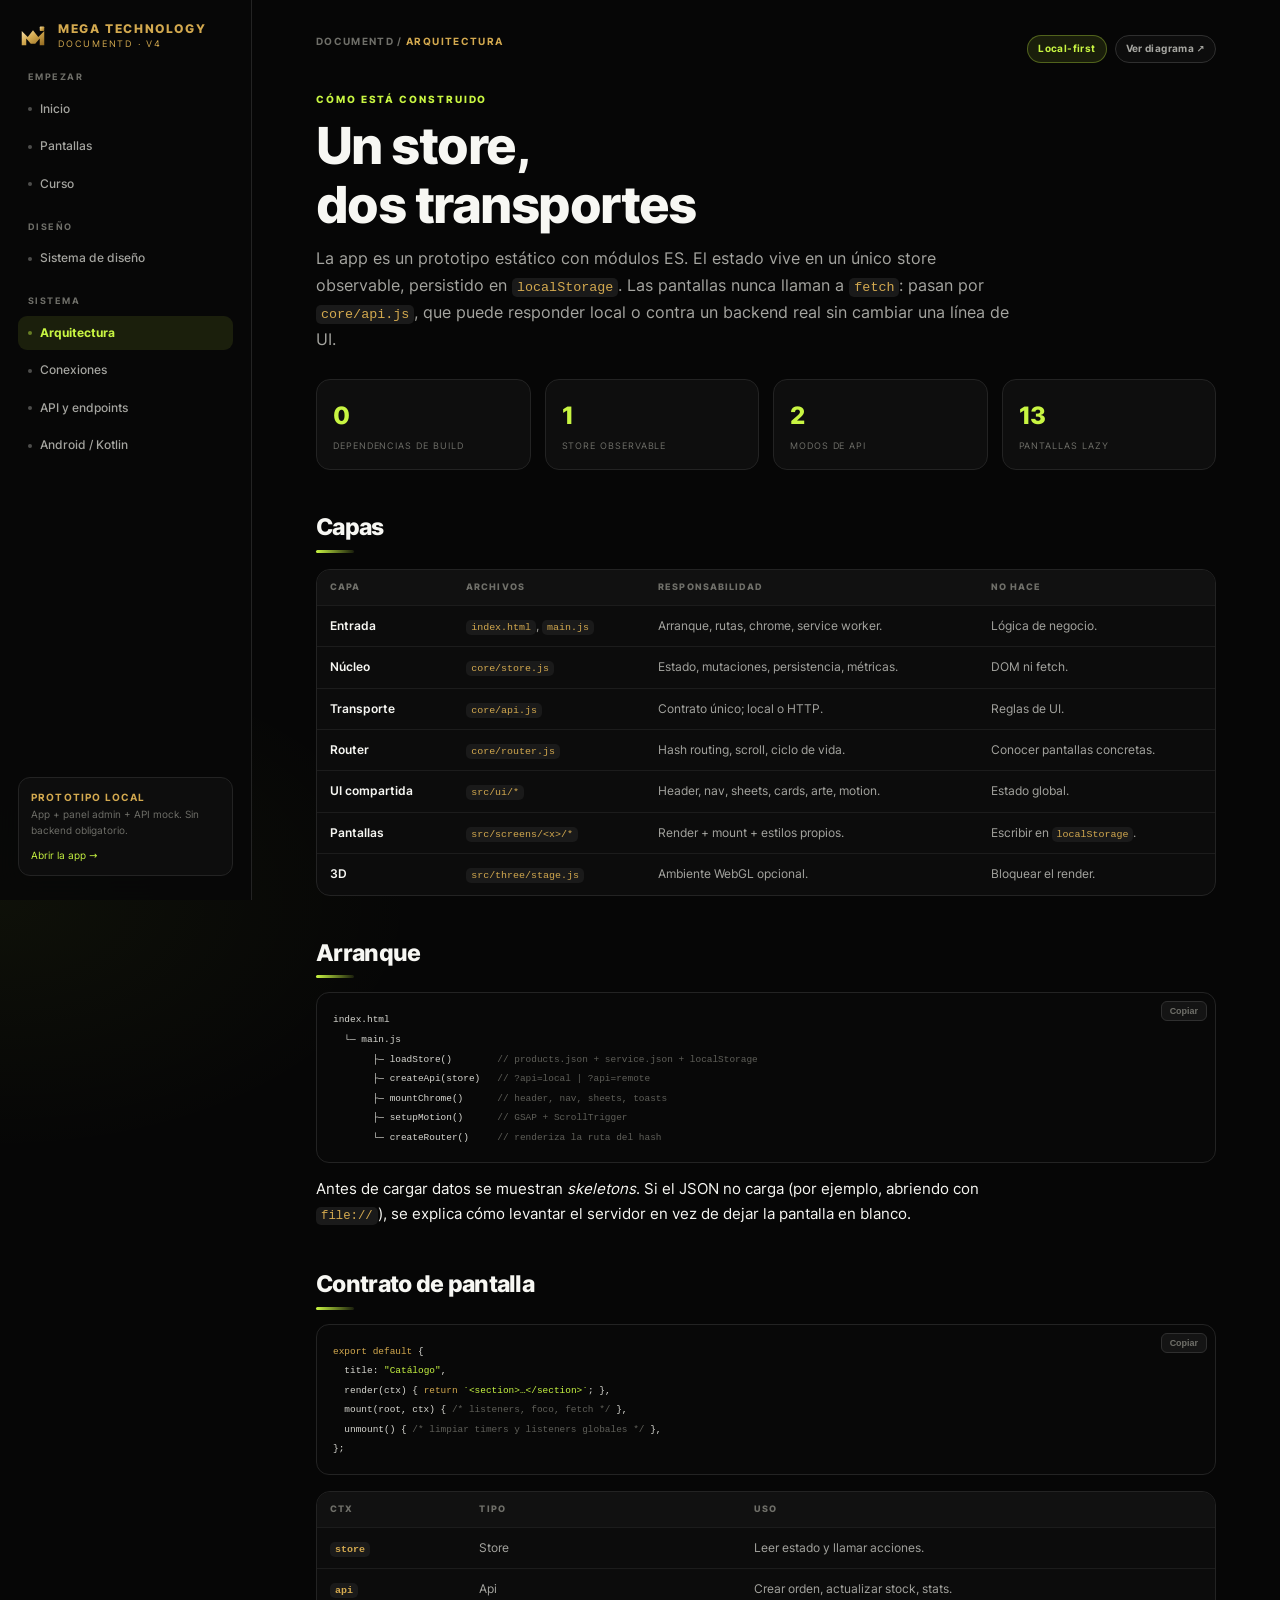
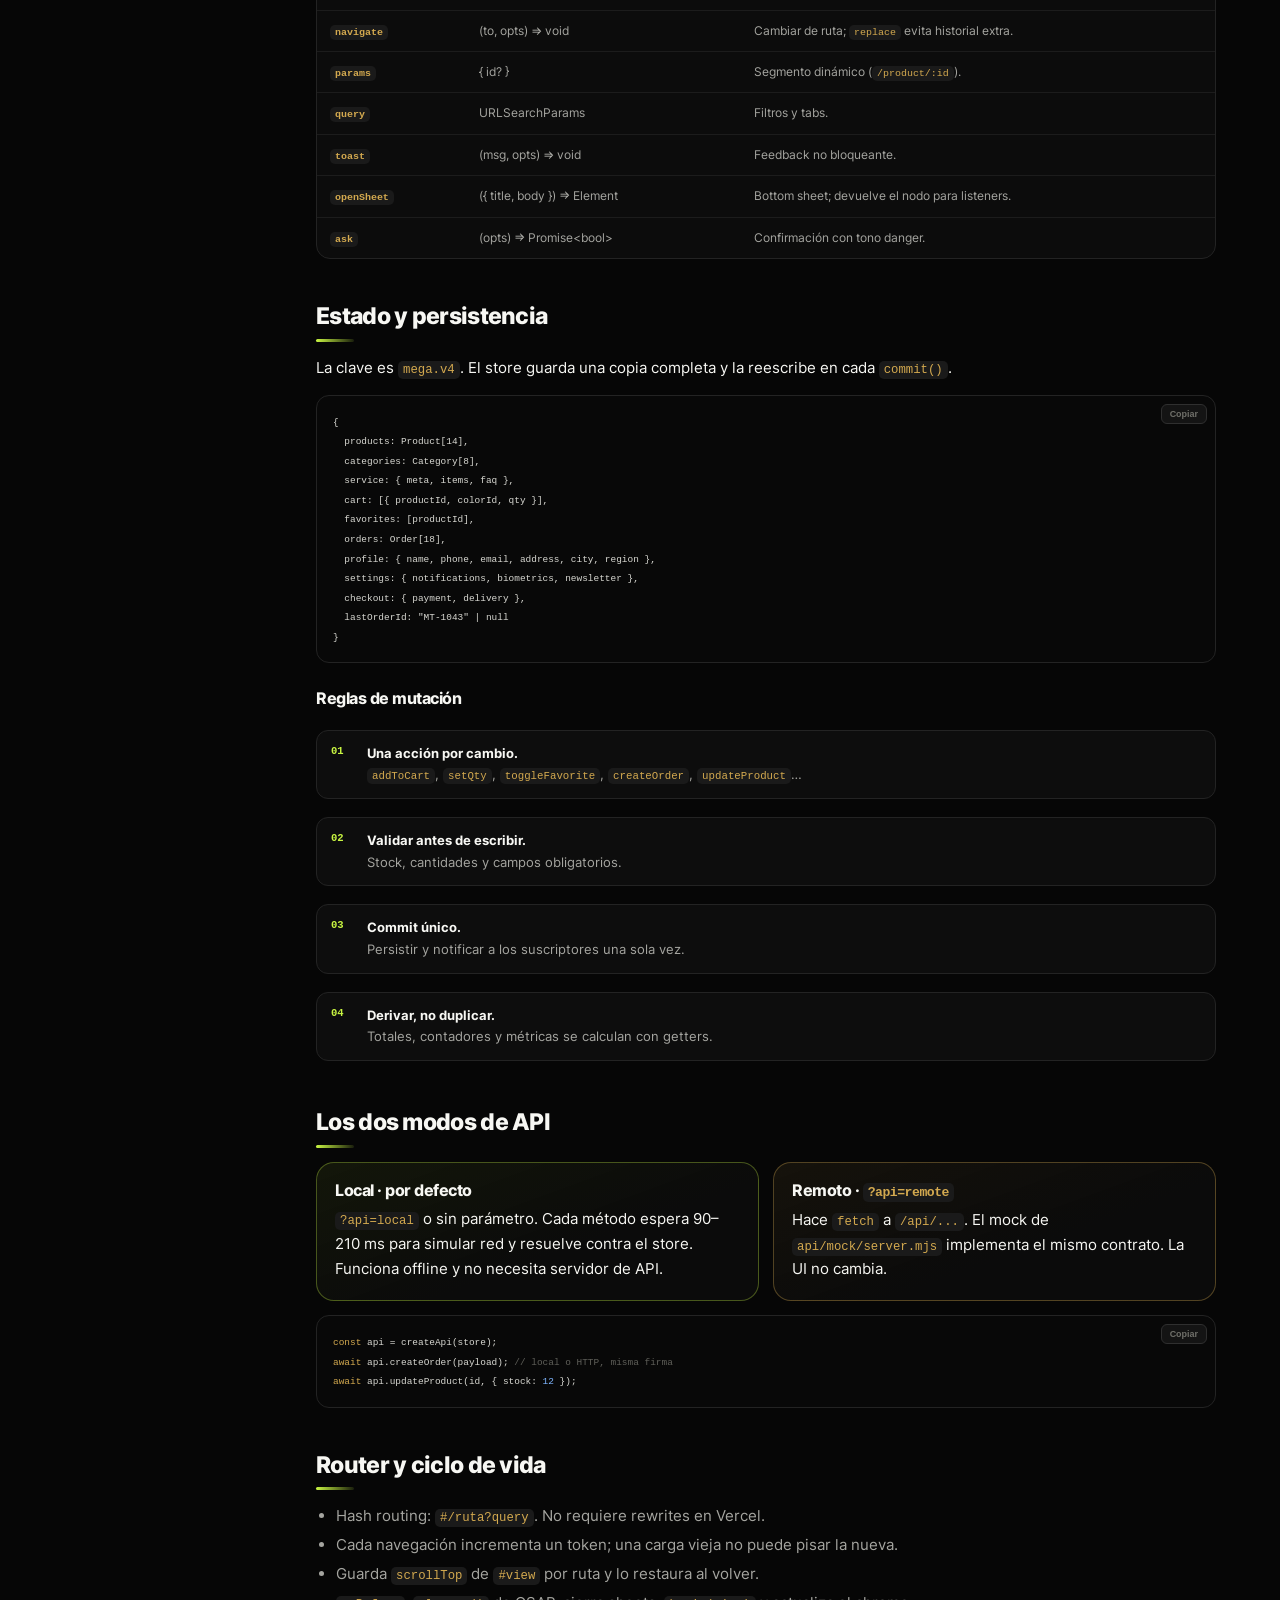
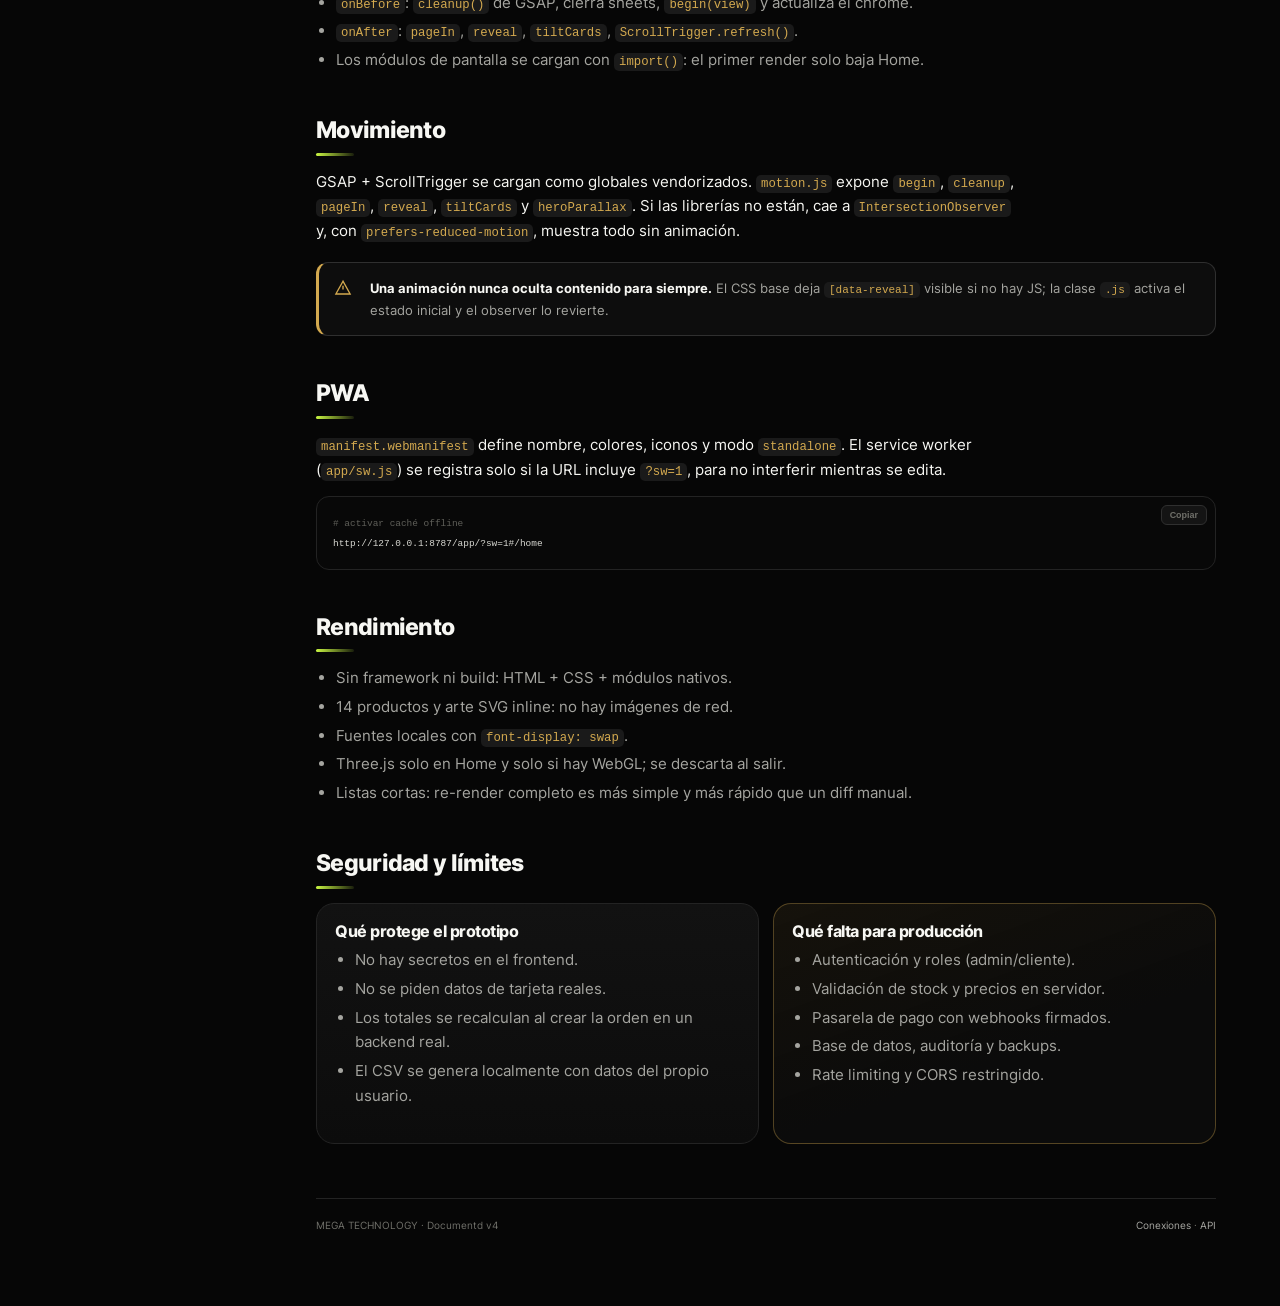
<file: Documentd/architecture.html>
<!doctype html>
<html lang="es-CL">
  <head>
    <meta charset="utf-8" />
    <meta name="viewport" content="width=device-width, initial-scale=1" />
    <meta name="theme-color" content="#060606" />
    <title>Arquitectura · Documentd MEGA TECHNOLOGY</title>
    <link rel="stylesheet" href="./assets/docs.css" />
    <script src="./assets/docs.js" defer></script>
  </head>
  <body>
    <a class="skip" href="#main">Saltar al contenido</a>
    <div data-docs-nav></div>

    <main id="main" class="docs-main">
      <div class="docs-topbar">
        <p class="docs-crumb">Documentd / <strong>Arquitectura</strong></p>
        <div class="docs-actions"><span class="docs-pill docs-pill--live">Local-first</span><a class="docs-pill" href="./diagram.html">Ver diagrama ↗</a></div>
      </div>

      <p class="docs-eyebrow">Cómo está construido</p>
      <h1>Un store,<br />dos transportes</h1>
      <p class="lead">
        La app es un prototipo estático con módulos ES. El estado vive en un único store
        observable, persistido en <code>localStorage</code>. Las pantallas nunca llaman a
        <code>fetch</code>: pasan por <code>core/api.js</code>, que puede responder local o
        contra un backend real sin cambiar una línea de UI.
      </p>

      <div class="grid grid--4">
        <div class="stat"><strong>0</strong><span>Dependencias de build</span></div>
        <div class="stat"><strong>1</strong><span>Store observable</span></div>
        <div class="stat"><strong>2</strong><span>Modos de API</span></div>
        <div class="stat"><strong>13</strong><span>Pantallas lazy</span></div>
      </div>

      <h2>Capas</h2>
      <div class="table-wrap">
        <table>
          <thead><tr><th>Capa</th><th>Archivos</th><th>Responsabilidad</th><th>No hace</th></tr></thead>
          <tbody>
            <tr><td>Entrada</td><td><code>index.html</code>, <code>main.js</code></td><td>Arranque, rutas, chrome, service worker.</td><td>Lógica de negocio.</td></tr>
            <tr><td>Núcleo</td><td><code>core/store.js</code></td><td>Estado, mutaciones, persistencia, métricas.</td><td>DOM ni fetch.</td></tr>
            <tr><td>Transporte</td><td><code>core/api.js</code></td><td>Contrato único; local o HTTP.</td><td>Reglas de UI.</td></tr>
            <tr><td>Router</td><td><code>core/router.js</code></td><td>Hash routing, scroll, ciclo de vida.</td><td>Conocer pantallas concretas.</td></tr>
            <tr><td>UI compartida</td><td><code>src/ui/*</code></td><td>Header, nav, sheets, cards, arte, motion.</td><td>Estado global.</td></tr>
            <tr><td>Pantallas</td><td><code>src/screens/&lt;x&gt;/*</code></td><td>Render + mount + estilos propios.</td><td>Escribir en <code>localStorage</code>.</td></tr>
            <tr><td>3D</td><td><code>src/three/stage.js</code></td><td>Ambiente WebGL opcional.</td><td>Bloquear el render.</td></tr>
          </tbody>
        </table>
      </div>

      <h2>Arranque</h2>
      <pre><code>index.html
  └─ main.js
       ├─ loadStore()        <span class="c">// products.json + service.json + localStorage</span>
       ├─ createApi(store)   <span class="c">// ?api=local | ?api=remote</span>
       ├─ mountChrome()      <span class="c">// header, nav, sheets, toasts</span>
       ├─ setupMotion()      <span class="c">// GSAP + ScrollTrigger</span>
       └─ createRouter()     <span class="c">// renderiza la ruta del hash</span>
</code></pre>
      <p>
        Antes de cargar datos se muestran <em>skeletons</em>. Si el JSON no carga (por ejemplo,
        abriendo con <code>file://</code>), se explica cómo levantar el servidor en vez de
        dejar la pantalla en blanco.
      </p>

      <h2>Contrato de pantalla</h2>
      <pre><code><span class="k">export default</span> {
  title: <span class="s">"Catálogo"</span>,
  render(ctx) { <span class="k">return</span> <span class="s">`&lt;section&gt;…&lt;/section&gt;`</span>; },
  mount(root, ctx) { <span class="c">/* listeners, foco, fetch */</span> },
  unmount() { <span class="c">/* limpiar timers y listeners globales */</span> },
};</code></pre>
      <div class="table-wrap">
        <table>
          <thead><tr><th>ctx</th><th>Tipo</th><th>Uso</th></tr></thead>
          <tbody>
            <tr><td><code>store</code></td><td>Store</td><td>Leer estado y llamar acciones.</td></tr>
            <tr><td><code>api</code></td><td>Api</td><td>Crear orden, actualizar stock, stats.</td></tr>
            <tr><td><code>navigate</code></td><td>(to, opts) =&gt; void</td><td>Cambiar de ruta; <code>replace</code> evita historial extra.</td></tr>
            <tr><td><code>params</code></td><td>{ id? }</td><td>Segmento dinámico (<code>/product/:id</code>).</td></tr>
            <tr><td><code>query</code></td><td>URLSearchParams</td><td>Filtros y tabs.</td></tr>
            <tr><td><code>toast</code></td><td>(msg, opts) =&gt; void</td><td>Feedback no bloqueante.</td></tr>
            <tr><td><code>openSheet</code></td><td>({ title, body }) =&gt; Element</td><td>Bottom sheet; devuelve el nodo para listeners.</td></tr>
            <tr><td><code>ask</code></td><td>(opts) =&gt; Promise&lt;bool&gt;</td><td>Confirmación con tono danger.</td></tr>
          </tbody>
        </table>
      </div>

      <h2>Estado y persistencia</h2>
      <p>La clave es <code>mega.v4</code>. El store guarda una copia completa y la reescribe en cada <code>commit()</code>.</p>
      <pre><code>{
  products: Product[14],
  categories: Category[8],
  service: { meta, items, faq },
  cart: [{ productId, colorId, qty }],
  favorites: [productId],
  orders: Order[18],
  profile: { name, phone, email, address, city, region },
  settings: { notifications, biometrics, newsletter },
  checkout: { payment, delivery },
  lastOrderId: "MT-1043" | null
}</code></pre>
      <h3>Reglas de mutación</h3>
      <ol class="steps">
        <li><strong>Una acción por cambio.</strong> <code>addToCart</code>, <code>setQty</code>, <code>toggleFavorite</code>, <code>createOrder</code>, <code>updateProduct</code>…</li>
        <li><strong>Validar antes de escribir.</strong> Stock, cantidades y campos obligatorios.</li>
        <li><strong>Commit único.</strong> Persistir y notificar a los suscriptores una sola vez.</li>
        <li><strong>Derivar, no duplicar.</strong> Totales, contadores y métricas se calculan con getters.</li>
      </ol>

      <h2>Los dos modos de API</h2>
      <div class="grid grid--2">
        <div class="card card--lime">
          <h3>Local · por defecto</h3>
          <p><code>?api=local</code> o sin parámetro. Cada método espera 90–210 ms para simular red y resuelve contra el store. Funciona offline y no necesita servidor de API.</p>
        </div>
        <div class="card card--gold">
          <h3>Remoto · <code>?api=remote</code></h3>
          <p>Hace <code>fetch</code> a <code>/api/...</code>. El mock de <code>api/mock/server.mjs</code> implementa el mismo contrato. La UI no cambia.</p>
        </div>
      </div>
      <pre><code><span class="k">const</span> api = createApi(store);
<span class="k">await</span> api.createOrder(payload); <span class="c">// local o HTTP, misma firma</span>
<span class="k">await</span> api.updateProduct(id, { stock: <span class="n">12</span> });</code></pre>

      <h2>Router y ciclo de vida</h2>
      <ul>
        <li>Hash routing: <code>#/ruta?query</code>. No requiere rewrites en Vercel.</li>
        <li>Cada navegación incrementa un token; una carga vieja no puede pisar la nueva.</li>
        <li>Guarda <code>scrollTop</code> de <code>#view</code> por ruta y lo restaura al volver.</li>
        <li><code>onBefore</code>: <code>cleanup()</code> de GSAP, cierra sheets, <code>begin(view)</code> y actualiza el chrome.</li>
        <li><code>onAfter</code>: <code>pageIn</code>, <code>reveal</code>, <code>tiltCards</code>, <code>ScrollTrigger.refresh()</code>.</li>
        <li>Los módulos de pantalla se cargan con <code>import()</code>: el primer render solo baja Home.</li>
      </ul>

      <h2>Movimiento</h2>
      <p>
        GSAP + ScrollTrigger se cargan como globales vendorizados. <code>motion.js</code> expone
        <code>begin</code>, <code>cleanup</code>, <code>pageIn</code>, <code>reveal</code>,
        <code>tiltCards</code> y <code>heroParallax</code>. Si las librerías no están, cae a
        <code>IntersectionObserver</code> y, con <code>prefers-reduced-motion</code>, muestra
        todo sin animación.
      </p>
      <div class="callout callout--warn">
        <svg viewBox="0 0 24 24" width="18" height="18" fill="none" stroke="currentColor" stroke-width="1.8"><path d="M12 3 2.5 20h19z"/><path d="M12 9v5M12 17h.01"/></svg>
        <div><strong>Una animación nunca oculta contenido para siempre.</strong> El CSS base deja <code>[data-reveal]</code> visible si no hay JS; la clase <code>.js</code> activa el estado inicial y el observer lo revierte.</div>
      </div>

      <h2>PWA</h2>
      <p>
        <code>manifest.webmanifest</code> define nombre, colores, iconos y modo
        <code>standalone</code>. El service worker (<code>app/sw.js</code>) se registra solo si
        la URL incluye <code>?sw=1</code>, para no interferir mientras se edita.
      </p>
      <pre><code><span class="c"># activar caché offline</span>
http://127.0.0.1:8787/app/?sw=1#/home
</code></pre>

      <h2>Rendimiento</h2>
      <ul>
        <li>Sin framework ni build: HTML + CSS + módulos nativos.</li>
        <li>14 productos y arte SVG inline: no hay imágenes de red.</li>
        <li>Fuentes locales con <code>font-display: swap</code>.</li>
        <li>Three.js solo en Home y solo si hay WebGL; se descarta al salir.</li>
        <li>Listas cortas: re-render completo es más simple y más rápido que un diff manual.</li>
      </ul>

      <h2>Seguridad y límites</h2>
      <div class="grid grid--2">
        <div class="card">
          <h3>Qué protege el prototipo</h3>
          <ul>
            <li>No hay secretos en el frontend.</li>
            <li>No se piden datos de tarjeta reales.</li>
            <li>Los totales se recalculan al crear la orden en un backend real.</li>
            <li>El CSV se genera localmente con datos del propio usuario.</li>
          </ul>
        </div>
        <div class="card card--gold">
          <h3>Qué falta para producción</h3>
          <ul>
            <li>Autenticación y roles (admin/cliente).</li>
            <li>Validación de stock y precios en servidor.</li>
            <li>Pasarela de pago con webhooks firmados.</li>
            <li>Base de datos, auditoría y backups.</li>
            <li>Rate limiting y CORS restringido.</li>
          </ul>
        </div>
      </div>

      <footer class="docs-foot">
        <span>MEGA TECHNOLOGY · Documentd v4</span>
        <span><a href="./diagram.html">Conexiones</a> · <a href="./api.html">API</a></span>
      </footer>
    </main>
  </body>
</html>
</file>
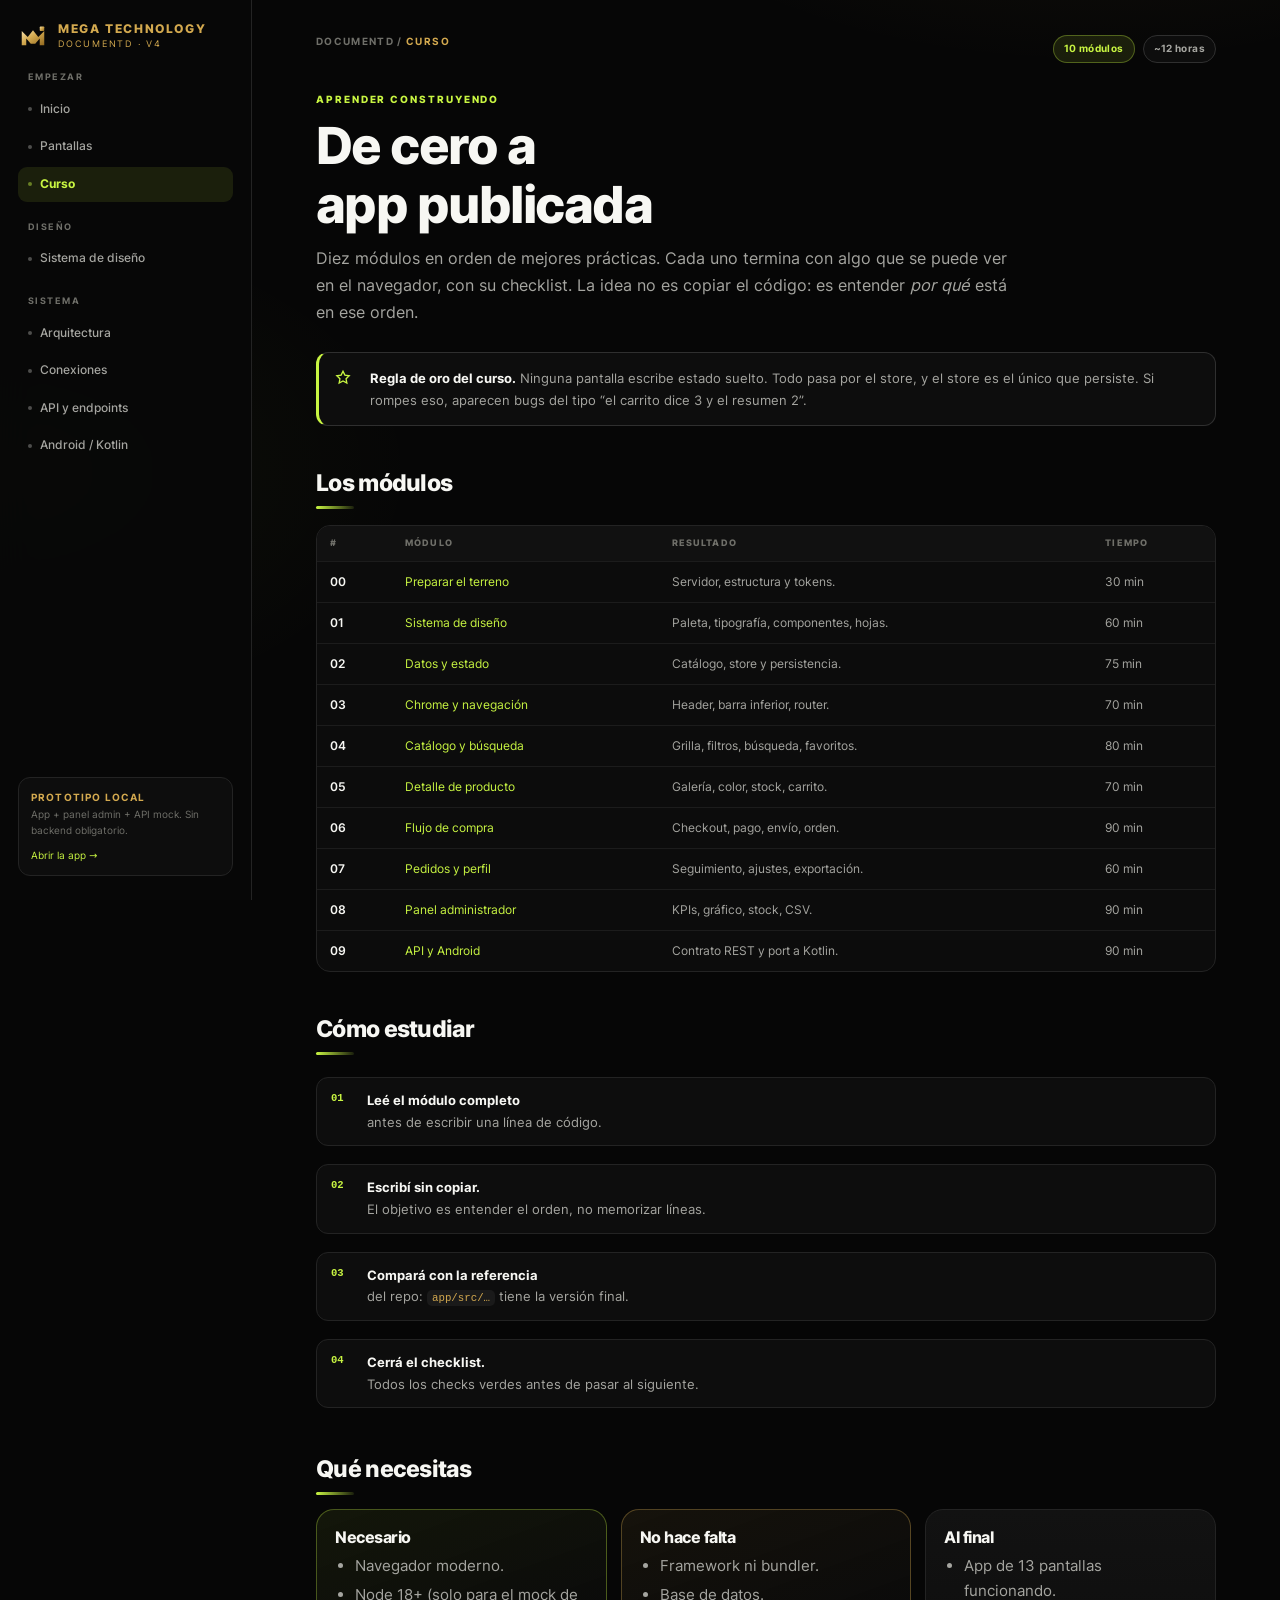
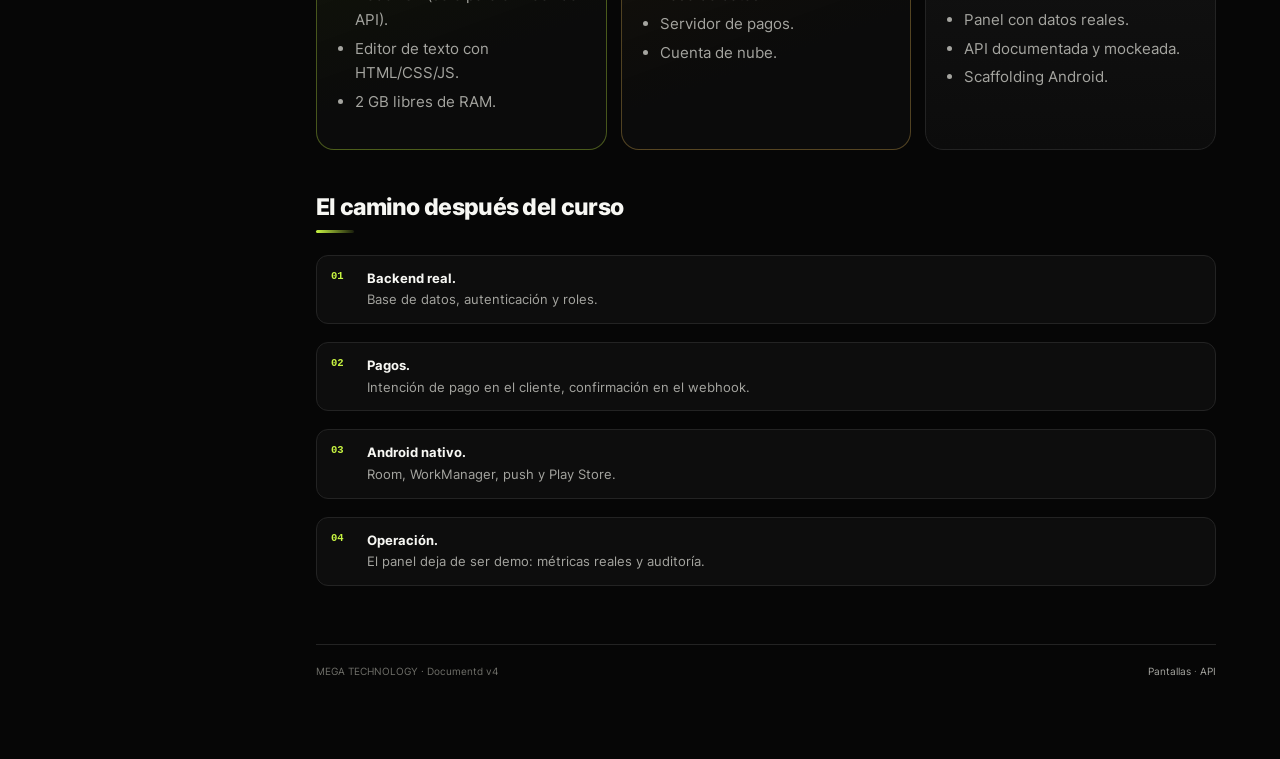
<file: Documentd/course.html>
<!doctype html>
<html lang="es-CL">
  <head>
    <meta charset="utf-8" />
    <meta name="viewport" content="width=device-width, initial-scale=1" />
    <meta name="theme-color" content="#060606" />
    <title>Curso · Documentd MEGA TECHNOLOGY</title>
    <link rel="stylesheet" href="./assets/docs.css" />
    <script src="./assets/docs.js" defer></script>
  </head>
  <body>
    <a class="skip" href="#main">Saltar al contenido</a>
    <div data-docs-nav></div>

    <main id="main" class="docs-main">
      <div class="docs-topbar">
        <p class="docs-crumb">Documentd / <strong>Curso</strong></p>
        <div class="docs-actions"><span class="docs-pill docs-pill--live">10 módulos</span><span class="docs-pill">~12 horas</span></div>
      </div>

      <p class="docs-eyebrow">Aprender construyendo</p>
      <h1>De cero a<br />app publicada</h1>
      <p class="lead">
        Diez módulos en orden de mejores prácticas. Cada uno termina con algo que se
        puede ver en el navegador, con su checklist. La idea no es copiar el código:
        es entender <em>por qué</em> está en ese orden.
      </p>

      <div class="callout">
        <svg viewBox="0 0 24 24" width="18" height="18" fill="none" stroke="currentColor" stroke-width="1.8"><path d="M12 3l2.5 5.2 5.7.8-4.1 4 1 5.7-5.1-2.7-5.1 2.7 1-5.7-4.1-4 5.7-.8z"/></svg>
        <div><strong>Regla de oro del curso.</strong> Ninguna pantalla escribe estado suelto. Todo pasa por el store, y el store es el único que persiste. Si rompes eso, aparecen bugs del tipo “el carrito dice 3 y el resumen 2”.</div>
      </div>

      <h2>Los módulos</h2>
      <div class="table-wrap">
        <table>
          <thead><tr><th>#</th><th>Módulo</th><th>Resultado</th><th>Tiempo</th></tr></thead>
          <tbody>
            <tr><td>00</td><td><a href="../course/modules/00-preparacion.md">Preparar el terreno</a></td><td>Servidor, estructura y tokens.</td><td>30 min</td></tr>
            <tr><td>01</td><td><a href="../course/modules/01-diseno.md">Sistema de diseño</a></td><td>Paleta, tipografía, componentes, hojas.</td><td>60 min</td></tr>
            <tr><td>02</td><td><a href="../course/modules/02-datos.md">Datos y estado</a></td><td>Catálogo, store y persistencia.</td><td>75 min</td></tr>
            <tr><td>03</td><td><a href="../course/modules/03-navegacion.md">Chrome y navegación</a></td><td>Header, barra inferior, router.</td><td>70 min</td></tr>
            <tr><td>04</td><td><a href="../course/modules/04-catalogo.md">Catálogo y búsqueda</a></td><td>Grilla, filtros, búsqueda, favoritos.</td><td>80 min</td></tr>
            <tr><td>05</td><td><a href="../course/modules/05-producto.md">Detalle de producto</a></td><td>Galería, color, stock, carrito.</td><td>70 min</td></tr>
            <tr><td>06</td><td><a href="../course/modules/06-compra.md">Flujo de compra</a></td><td>Checkout, pago, envío, orden.</td><td>90 min</td></tr>
            <tr><td>07</td><td><a href="../course/modules/07-cuenta.md">Pedidos y perfil</a></td><td>Seguimiento, ajustes, exportación.</td><td>60 min</td></tr>
            <tr><td>08</td><td><a href="../course/modules/08-admin.md">Panel administrador</a></td><td>KPIs, gráfico, stock, CSV.</td><td>90 min</td></tr>
            <tr><td>09</td><td><a href="../course/modules/09-api-android.md">API y Android</a></td><td>Contrato REST y port a Kotlin.</td><td>90 min</td></tr>
          </tbody>
        </table>
      </div>

      <h2>Cómo estudiar</h2>
      <ol class="steps">
        <li><strong>Leé el módulo completo</strong> antes de escribir una línea de código.</li>
        <li><strong>Escribí sin copiar.</strong> El objetivo es entender el orden, no memorizar líneas.</li>
        <li><strong>Compará con la referencia</strong> del repo: <code>app/src/…</code> tiene la versión final.</li>
        <li><strong>Cerrá el checklist.</strong> Todos los checks verdes antes de pasar al siguiente.</li>
      </ol>

      <h2>Qué necesitas</h2>
      <div class="grid grid--3">
        <div class="card card--lime">
          <h3>Necesario</h3>
          <ul>
            <li>Navegador moderno.</li>
            <li>Node 18+ (solo para el mock de API).</li>
            <li>Editor de texto con HTML/CSS/JS.</li>
            <li>2 GB libres de RAM.</li>
          </ul>
        </div>
        <div class="card card--gold">
          <h3>No hace falta</h3>
          <ul>
            <li>Framework ni bundler.</li>
            <li>Base de datos.</li>
            <li>Servidor de pagos.</li>
            <li>Cuenta de nube.</li>
          </ul>
        </div>
        <div class="card">
          <h3>Al final</h3>
          <ul>
            <li>App de 13 pantallas funcionando.</li>
            <li>Panel con datos reales.</li>
            <li>API documentada y mockeada.</li>
            <li>Scaffolding Android.</li>
          </ul>
        </div>
      </div>

      <h2>El camino después del curso</h2>
      <ol class="steps">
        <li><strong>Backend real.</strong> Base de datos, autenticación y roles.</li>
        <li><strong>Pagos.</strong> Intención de pago en el cliente, confirmación en el webhook.</li>
        <li><strong>Android nativo.</strong> Room, WorkManager, push y Play Store.</li>
        <li><strong>Operación.</strong> El panel deja de ser demo: métricas reales y auditoría.</li>
      </ol>

      <footer class="docs-foot">
        <span>MEGA TECHNOLOGY · Documentd v4</span>
        <span><a href="./screens.html">Pantallas</a> · <a href="./api.html">API</a></span>
      </footer>
    </main>
  </body>
</html>
</file>
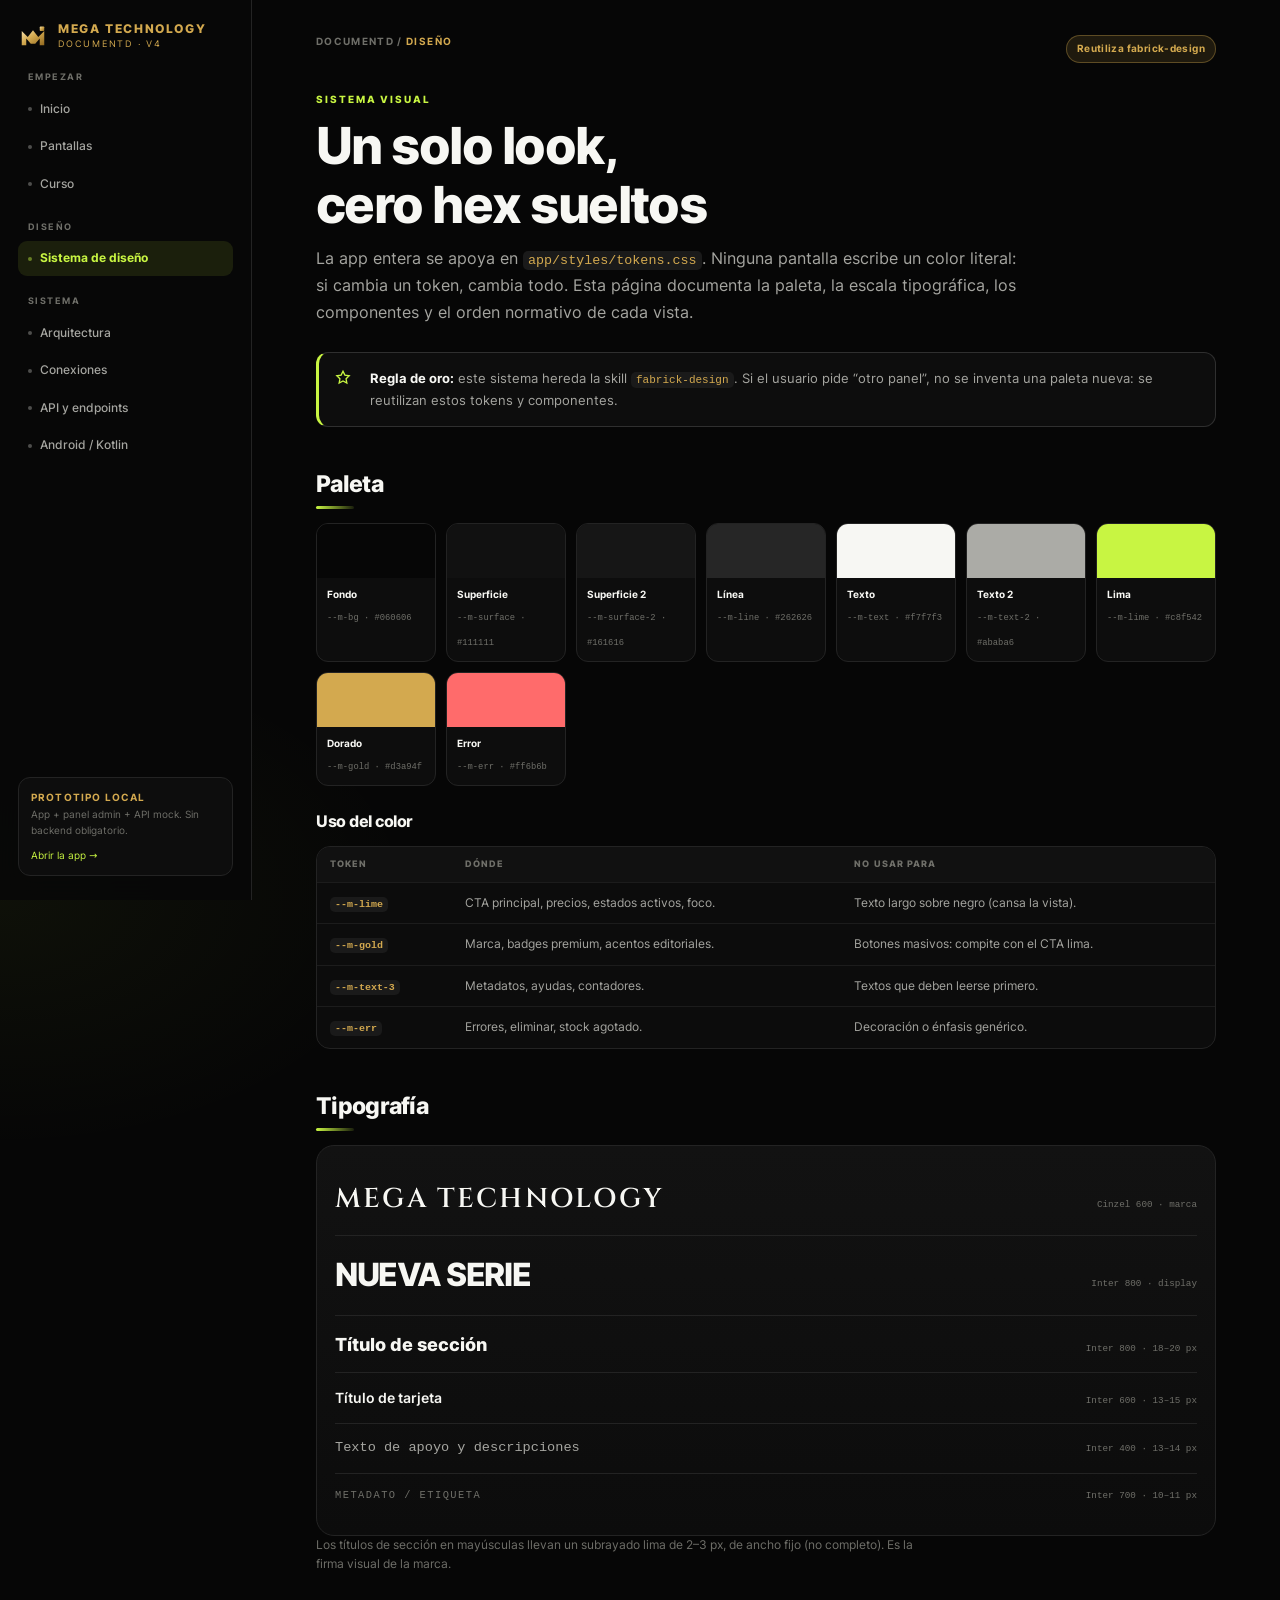
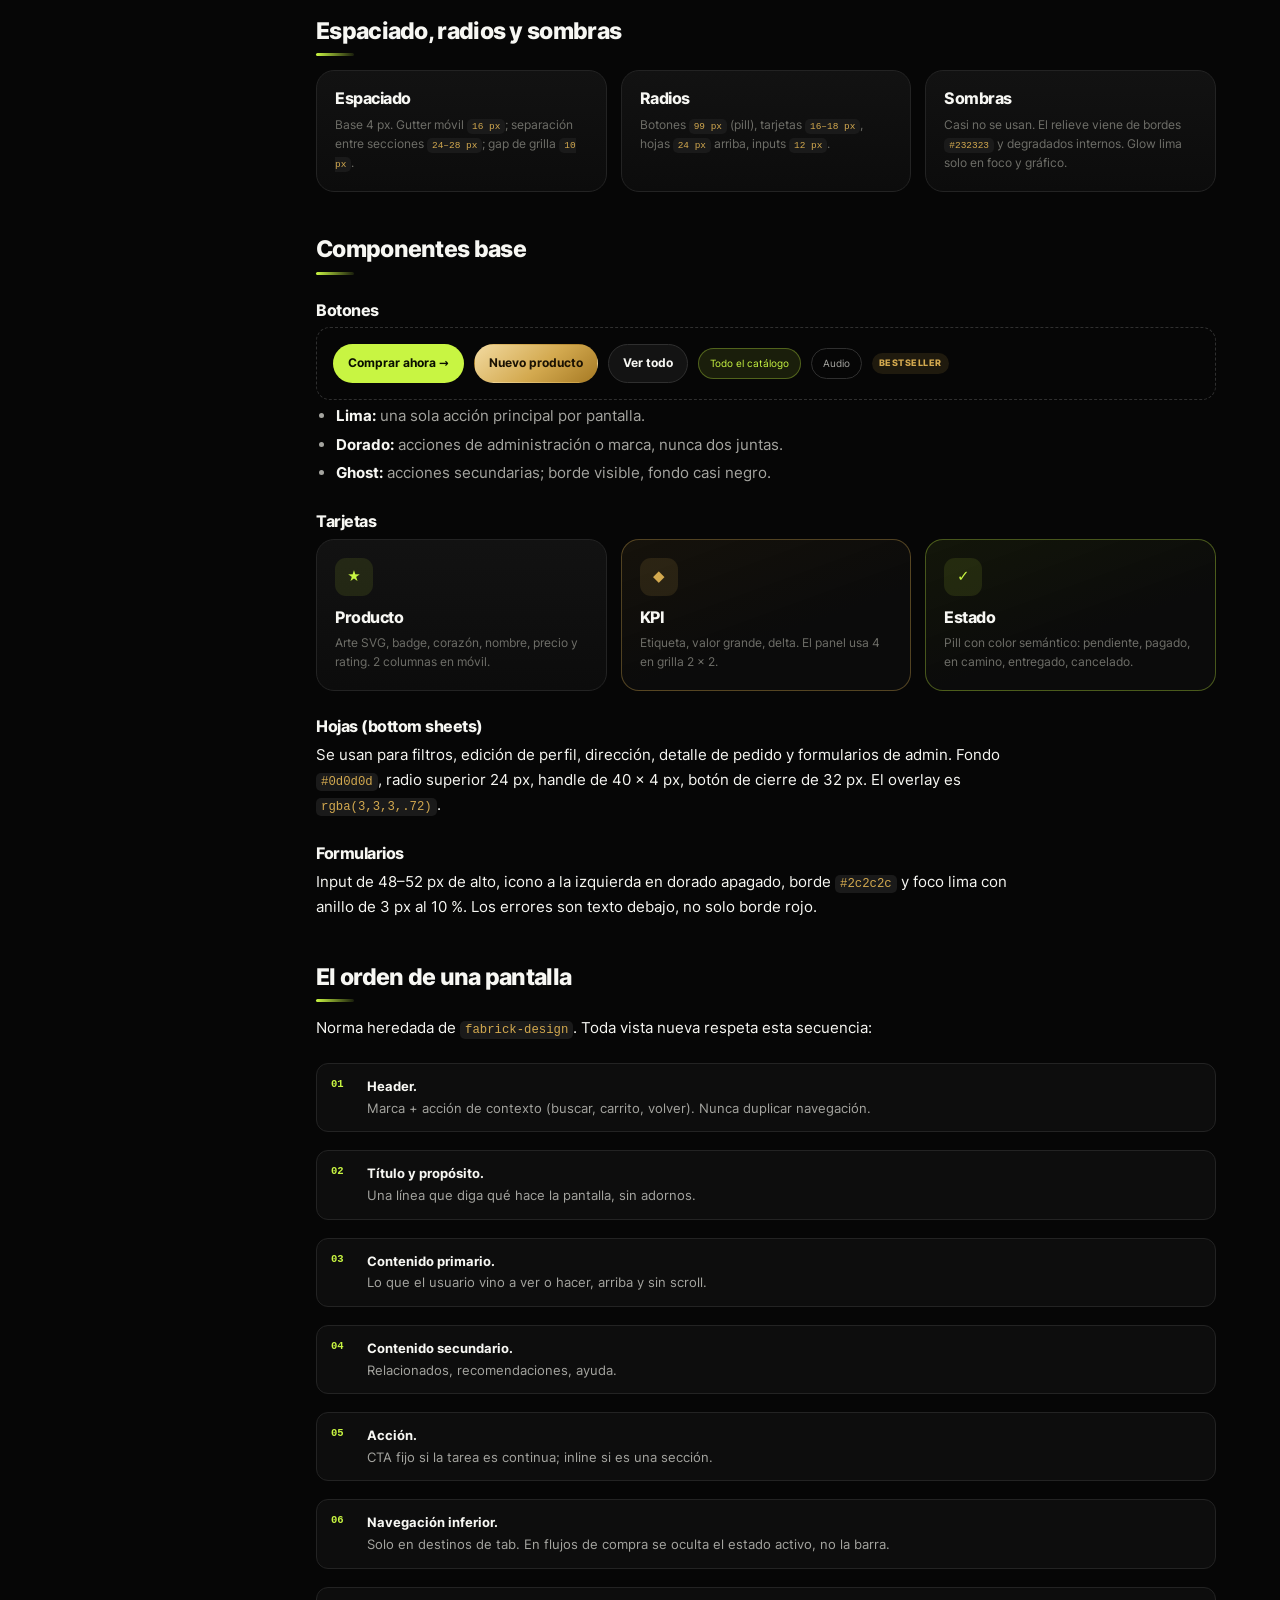
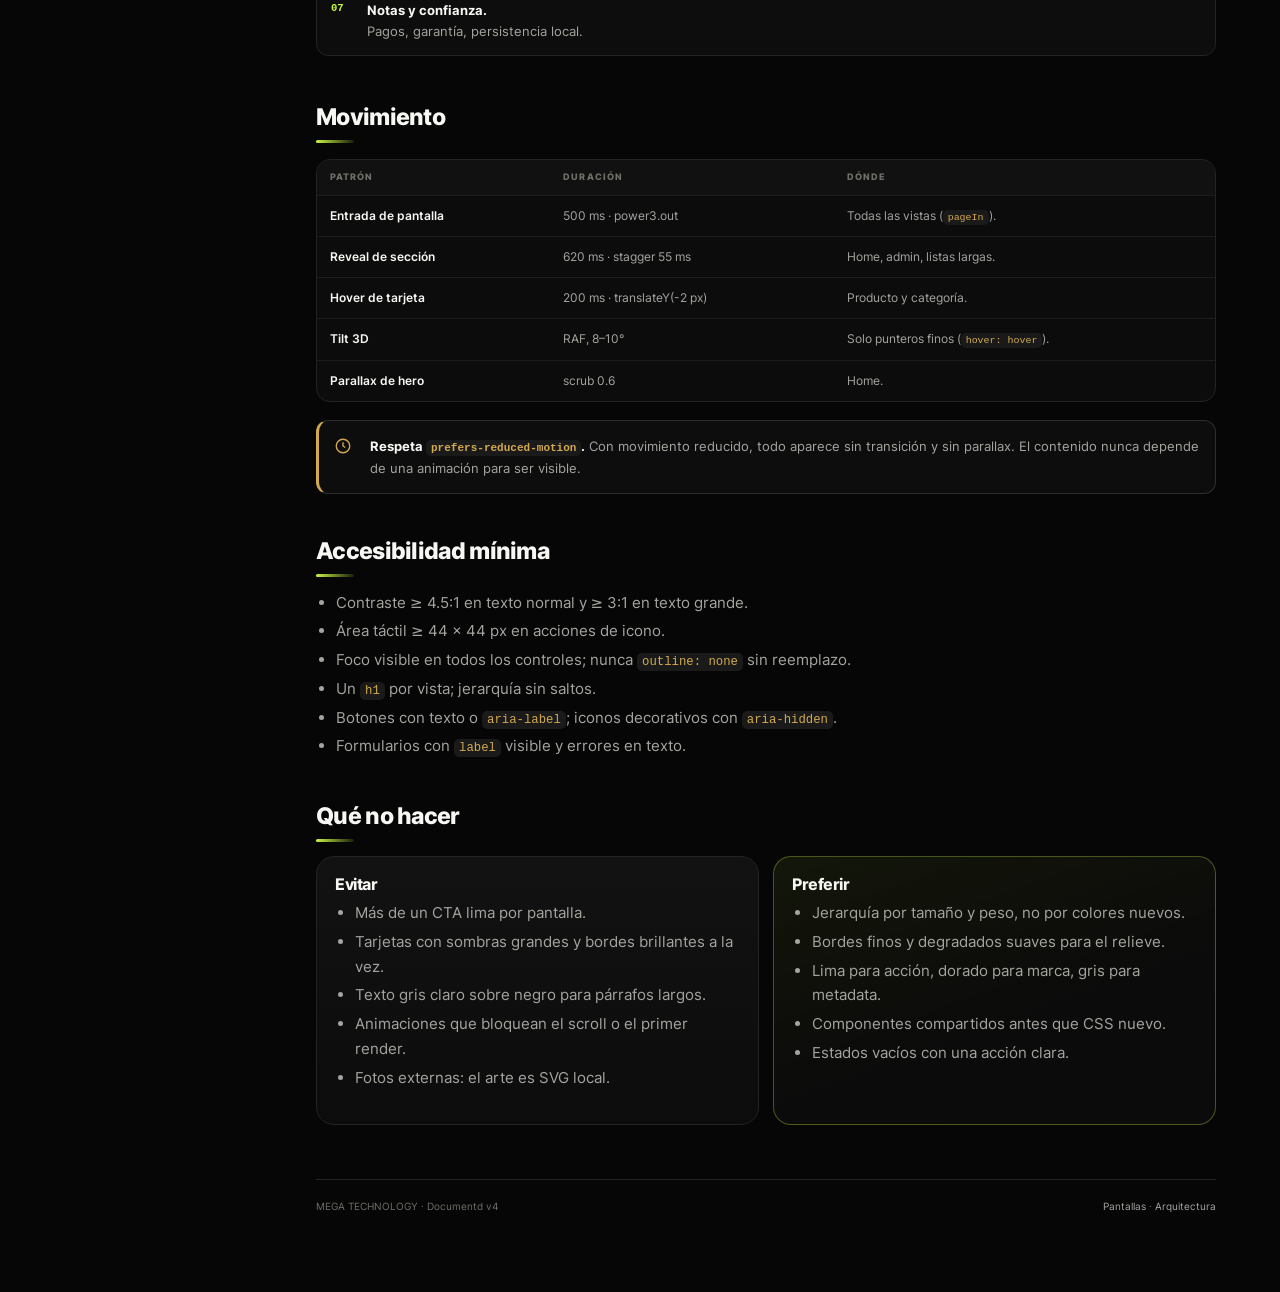
<file: Documentd/design-system.html>
<!doctype html>
<html lang="es-CL">
  <head>
    <meta charset="utf-8" />
    <meta name="viewport" content="width=device-width, initial-scale=1" />
    <meta name="theme-color" content="#060606" />
    <title>Diseño · Documentd MEGA TECHNOLOGY</title>
    <link rel="stylesheet" href="./assets/docs.css" />
    <script src="./assets/docs.js" defer></script>
  </head>
  <body>
    <a class="skip" href="#main">Saltar al contenido</a>
    <div data-docs-nav></div>

    <main id="main" class="docs-main">
      <div class="docs-topbar">
        <p class="docs-crumb">Documentd / <strong>Diseño</strong></p>
        <div class="docs-actions"><span class="docs-pill docs-pill--gold">Reutiliza fabrick-design</span></div>
      </div>

      <p class="docs-eyebrow">Sistema visual</p>
      <h1>Un solo look,<br />cero hex sueltos</h1>
      <p class="lead">
        La app entera se apoya en <code>app/styles/tokens.css</code>. Ninguna pantalla escribe
        un color literal: si cambia un token, cambia todo. Esta página documenta la paleta,
        la escala tipográfica, los componentes y el orden normativo de cada vista.
      </p>

      <div class="callout">
        <svg viewBox="0 0 24 24" width="18" height="18" fill="none" stroke="currentColor" stroke-width="1.8"><path d="M12 3l2.5 5.2 5.7.8-4.1 4 1 5.7-5.1-2.7-5.1 2.7 1-5.7-4.1-4 5.7-.8z"/></svg>
        <div><strong>Regla de oro:</strong> este sistema hereda la skill <code>fabrick-design</code>. Si el usuario pide “otro panel”, no se inventa una paleta nueva: se reutilizan estos tokens y componentes.</div>
      </div>

      <h2>Paleta</h2>
      <div class="swatches">
        <div class="swatch"><i style="background:#060606"></i><div><strong>Fondo</strong><span>--m-bg · #060606</span></div></div>
        <div class="swatch"><i style="background:#111111"></i><div><strong>Superficie</strong><span>--m-surface · #111111</span></div></div>
        <div class="swatch"><i style="background:#161616"></i><div><strong>Superficie 2</strong><span>--m-surface-2 · #161616</span></div></div>
        <div class="swatch"><i style="background:#262626"></i><div><strong>Línea</strong><span>--m-line · #262626</span></div></div>
        <div class="swatch"><i style="background:#f7f7f3"></i><div><strong>Texto</strong><span>--m-text · #f7f7f3</span></div></div>
        <div class="swatch"><i style="background:#ababa6"></i><div><strong>Texto 2</strong><span>--m-text-2 · #ababa6</span></div></div>
        <div class="swatch"><i style="background:#c8f542"></i><div><strong>Lima</strong><span>--m-lime · #c8f542</span></div></div>
        <div class="swatch"><i style="background:#d3a94f"></i><div><strong>Dorado</strong><span>--m-gold · #d3a94f</span></div></div>
        <div class="swatch"><i style="background:#ff6b6b"></i><div><strong>Error</strong><span>--m-err · #ff6b6b</span></div></div>
      </div>

      <h3>Uso del color</h3>
      <div class="table-wrap">
        <table>
          <thead><tr><th>Token</th><th>Dónde</th><th>No usar para</th></tr></thead>
          <tbody>
            <tr><td><code>--m-lime</code></td><td>CTA principal, precios, estados activos, foco.</td><td>Texto largo sobre negro (cansa la vista).</td></tr>
            <tr><td><code>--m-gold</code></td><td>Marca, badges premium, acentos editoriales.</td><td>Botones masivos: compite con el CTA lima.</td></tr>
            <tr><td><code>--m-text-3</code></td><td>Metadatos, ayudas, contadores.</td><td>Textos que deben leerse primero.</td></tr>
            <tr><td><code>--m-err</code></td><td>Errores, eliminar, stock agotado.</td><td>Decoración o énfasis genérico.</td></tr>
          </tbody>
        </table>
      </div>

      <h2>Tipografía</h2>
      <div class="card">
        <div class="type-row"><strong style="font-family:var(--brand);font-size:1.7rem;letter-spacing:.08em">MEGA TECHNOLOGY</strong><span>Cinzel 600 · marca</span></div>
        <div class="type-row"><strong style="font-size:2rem;font-weight:800;letter-spacing:-.045em">NUEVA SERIE</strong><span>Inter 800 · display</span></div>
        <div class="type-row"><strong style="font-size:1.15rem;font-weight:800">Título de sección</strong><span>Inter 800 · 18–20 px</span></div>
        <div class="type-row"><strong style="font-size:.9rem;font-weight:600">Título de tarjeta</strong><span>Inter 600 · 13–15 px</span></div>
        <div class="type-row"><span style="color:var(--muted);font-size:.85rem">Texto de apoyo y descripciones</span><span>Inter 400 · 13–14 px</span></div>
        <div class="type-row"><span style="color:var(--dim);font-size:.65rem;letter-spacing:.14em;text-transform:uppercase">METADATO / ETIQUETA</span><span>Inter 700 · 10–11 px</span></div>
      </div>
      <p class="small">Los títulos de sección en mayúsculas llevan un subrayado lima de 2–3 px, de ancho fijo (no completo). Es la firma visual de la marca.</p>

      <h2>Espaciado, radios y sombras</h2>
      <div class="grid grid--3">
        <div class="card"><h3>Espaciado</h3><p class="small">Base 4 px. Gutter móvil <code>16 px</code>; separación entre secciones <code>24–28 px</code>; gap de grilla <code>10 px</code>.</p></div>
        <div class="card"><h3>Radios</h3><p class="small">Botones <code>99 px</code> (pill), tarjetas <code>16–18 px</code>, hojas <code>24 px</code> arriba, inputs <code>12 px</code>.</p></div>
        <div class="card"><h3>Sombras</h3><p class="small">Casi no se usan. El relieve viene de bordes <code>#232323</code> y degradados internos. Glow lima solo en foco y gráfico.</p></div>
      </div>

      <h2>Componentes base</h2>
      <h3>Botones</h3>
      <div class="ds-components">
        <span class="ds-btn ds-btn--lime">Comprar ahora →</span>
        <span class="ds-btn ds-btn--gold">Nuevo producto</span>
        <span class="ds-btn ds-btn--ghost">Ver todo</span>
        <span class="ds-chip ds-chip--on">Todo el catálogo</span>
        <span class="ds-chip">Audio</span>
        <span class="ds-badge">BESTSELLER</span>
      </div>
      <ul>
        <li><strong>Lima:</strong> una sola acción principal por pantalla.</li>
        <li><strong>Dorado:</strong> acciones de administración o marca, nunca dos juntas.</li>
        <li><strong>Ghost:</strong> acciones secundarias; borde visible, fondo casi negro.</li>
      </ul>

      <h3>Tarjetas</h3>
      <div class="grid grid--3">
        <div class="card"><div class="card__icon">★</div><h3>Producto</h3><p class="small">Arte SVG, badge, corazón, nombre, precio y rating. 2 columnas en móvil.</p></div>
        <div class="card card--gold"><div class="card__icon">◆</div><h3>KPI</h3><p class="small">Etiqueta, valor grande, delta. El panel usa 4 en grilla 2 × 2.</p></div>
        <div class="card card--lime"><div class="card__icon">✓</div><h3>Estado</h3><p class="small">Pill con color semántico: pendiente, pagado, en camino, entregado, cancelado.</p></div>
      </div>

      <h3>Hojas (bottom sheets)</h3>
      <p>Se usan para filtros, edición de perfil, dirección, detalle de pedido y formularios de admin. Fondo <code>#0d0d0d</code>, radio superior 24 px, handle de 40 × 4 px, botón de cierre de 32 px. El overlay es <code>rgba(3,3,3,.72)</code>.</p>

      <h3>Formularios</h3>
      <p>Input de 48–52 px de alto, icono a la izquierda en dorado apagado, borde <code>#2c2c2c</code> y foco lima con anillo de 3 px al 10 %. Los errores son texto debajo, no solo borde rojo.</p>

      <h2>El orden de una pantalla</h2>
      <p>Norma heredada de <code>fabrick-design</code>. Toda vista nueva respeta esta secuencia:</p>
      <ol class="steps">
        <li><strong>Header.</strong> Marca + acción de contexto (buscar, carrito, volver). Nunca duplicar navegación.</li>
        <li><strong>Título y propósito.</strong> Una línea que diga qué hace la pantalla, sin adornos.</li>
        <li><strong>Contenido primario.</strong> Lo que el usuario vino a ver o hacer, arriba y sin scroll.</li>
        <li><strong>Contenido secundario.</strong> Relacionados, recomendaciones, ayuda.</li>
        <li><strong>Acción.</strong> CTA fijo si la tarea es continua; inline si es una sección.</li>
        <li><strong>Navegación inferior.</strong> Solo en destinos de tab. En flujos de compra se oculta el estado activo, no la barra.</li>
        <li><strong>Notas y confianza.</strong> Pagos, garantía, persistencia local.</li>
      </ol>

      <h2>Movimiento</h2>
      <div class="table-wrap">
        <table>
          <thead><tr><th>Patrón</th><th>Duración</th><th>Dónde</th></tr></thead>
          <tbody>
            <tr><td>Entrada de pantalla</td><td>500 ms · power3.out</td><td>Todas las vistas (<code>pageIn</code>).</td></tr>
            <tr><td>Reveal de sección</td><td>620 ms · stagger 55 ms</td><td>Home, admin, listas largas.</td></tr>
            <tr><td>Hover de tarjeta</td><td>200 ms · translateY(-2 px)</td><td>Producto y categoría.</td></tr>
            <tr><td>Tilt 3D</td><td>RAF, 8–10°</td><td>Solo punteros finos (<code>hover: hover</code>).</td></tr>
            <tr><td>Parallax de hero</td><td>scrub 0.6</td><td>Home.</td></tr>
          </tbody>
        </table>
      </div>
      <div class="callout callout--warn">
        <svg viewBox="0 0 24 24" width="18" height="18" fill="none" stroke="currentColor" stroke-width="1.8"><circle cx="12" cy="12" r="9"/><path d="M12 7v5l3 2"/></svg>
        <div><strong>Respeta <code>prefers-reduced-motion</code>.</strong> Con movimiento reducido, todo aparece sin transición y sin parallax. El contenido nunca depende de una animación para ser visible.</div>
      </div>

      <h2>Accesibilidad mínima</h2>
      <ul>
        <li>Contraste ≥ 4.5:1 en texto normal y ≥ 3:1 en texto grande.</li>
        <li>Área táctil ≥ 44 × 44 px en acciones de icono.</li>
        <li>Foco visible en todos los controles; nunca <code>outline: none</code> sin reemplazo.</li>
        <li>Un <code>h1</code> por vista; jerarquía sin saltos.</li>
        <li>Botones con texto o <code>aria-label</code>; iconos decorativos con <code>aria-hidden</code>.</li>
        <li>Formularios con <code>label</code> visible y errores en texto.</li>
      </ul>

      <h2>Qué no hacer</h2>
      <div class="grid grid--2">
        <div class="card">
          <h3>Evitar</h3>
          <ul>
            <li>Más de un CTA lima por pantalla.</li>
            <li>Tarjetas con sombras grandes y bordes brillantes a la vez.</li>
            <li>Texto gris claro sobre negro para párrafos largos.</li>
            <li>Animaciones que bloquean el scroll o el primer render.</li>
            <li>Fotos externas: el arte es SVG local.</li>
          </ul>
        </div>
        <div class="card card--lime">
          <h3>Preferir</h3>
          <ul>
            <li>Jerarquía por tamaño y peso, no por colores nuevos.</li>
            <li>Bordes finos y degradados suaves para el relieve.</li>
            <li>Lima para acción, dorado para marca, gris para metadata.</li>
            <li>Componentes compartidos antes que CSS nuevo.</li>
            <li>Estados vacíos con una acción clara.</li>
          </ul>
        </div>
      </div>

      <footer class="docs-foot">
        <span>MEGA TECHNOLOGY · Documentd v4</span>
        <span><a href="./screens.html">Pantallas</a> · <a href="./architecture.html">Arquitectura</a></span>
      </footer>
    </main>
  </body>
</html>
</file>
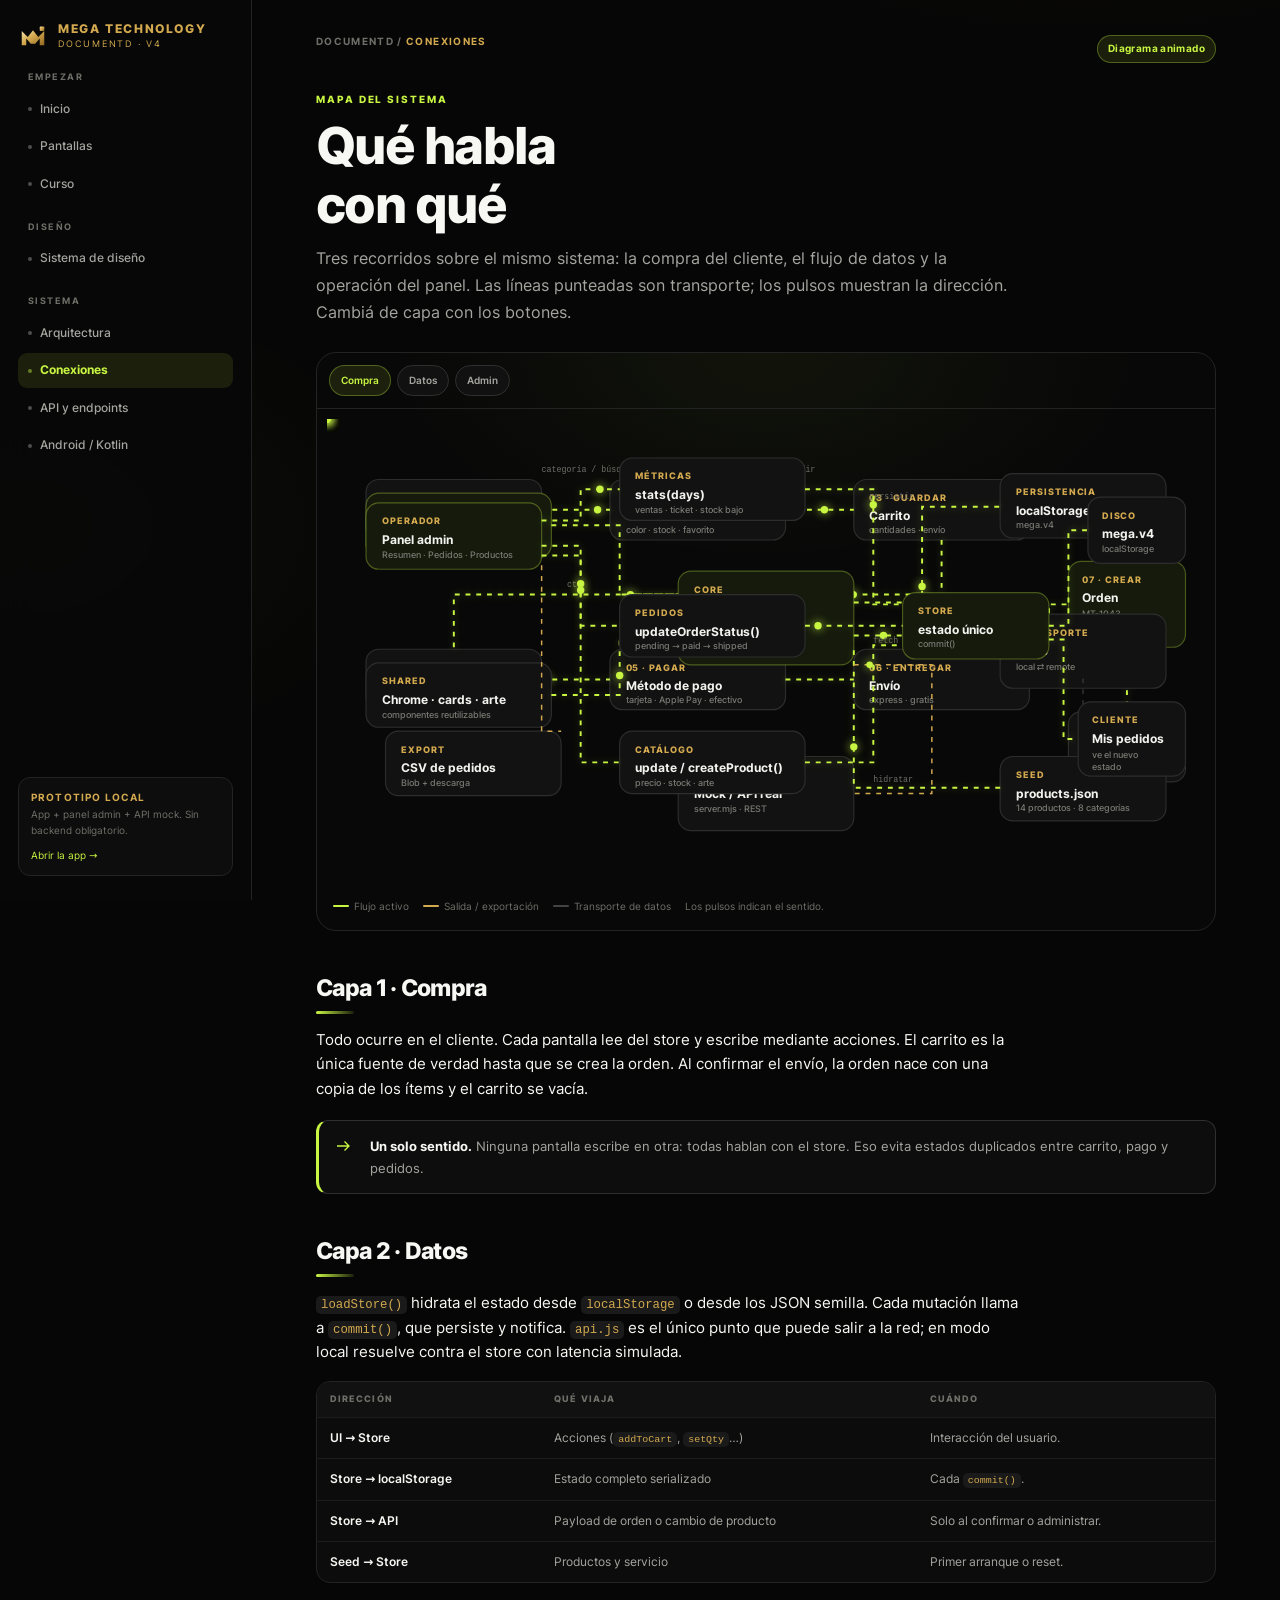
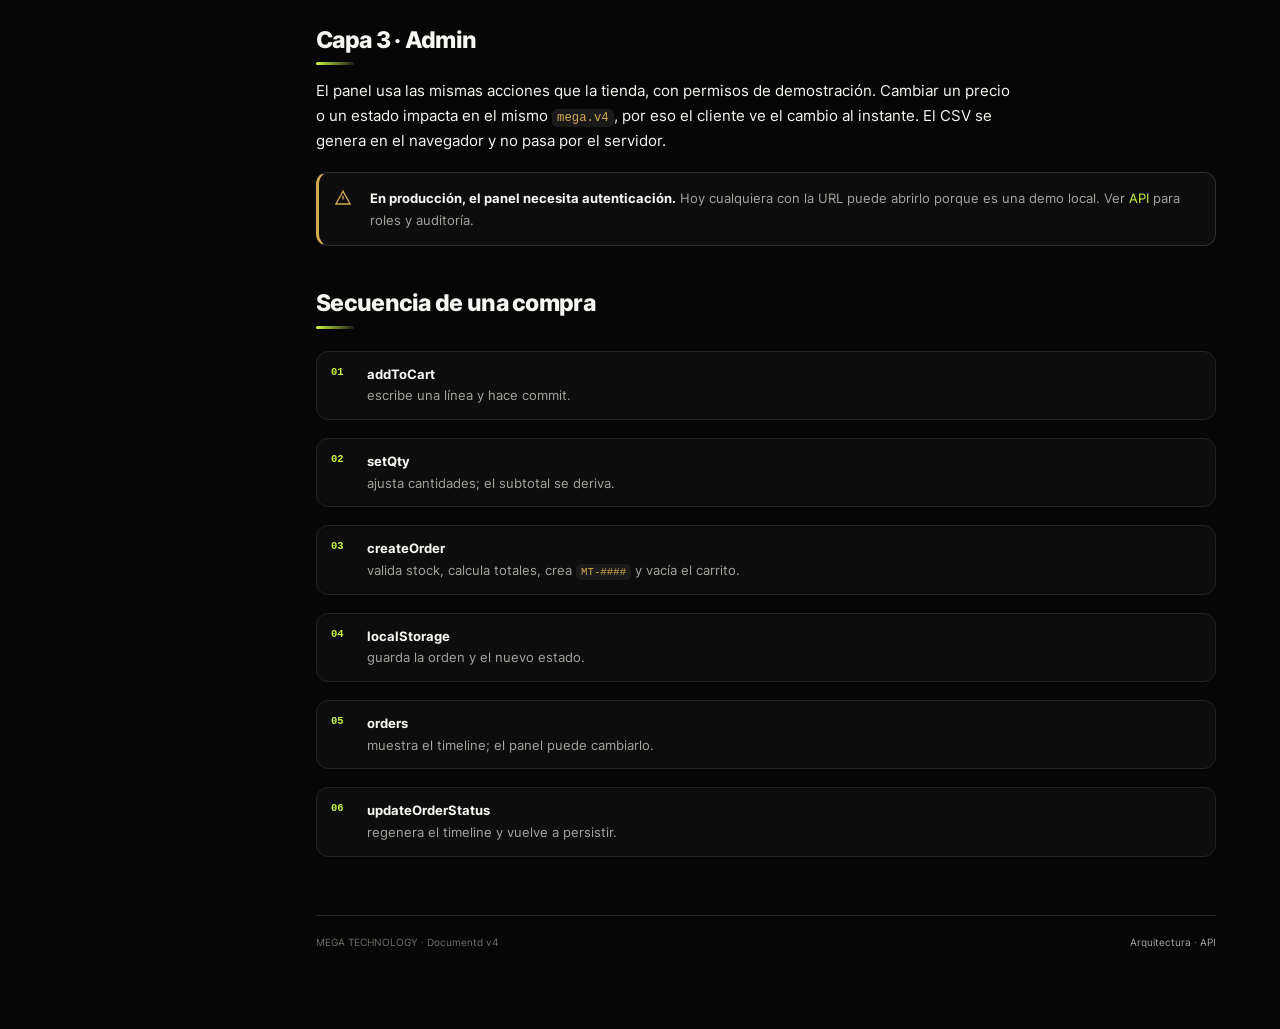
<file: Documentd/diagram.html>
<!doctype html>
<html lang="es-CL">
  <head>
    <meta charset="utf-8" />
    <meta name="viewport" content="width=device-width, initial-scale=1" />
    <meta name="theme-color" content="#060606" />
    <title>Conexiones · Documentd MEGA TECHNOLOGY</title>
    <link rel="stylesheet" href="./assets/docs.css" />
    <script src="./assets/docs.js" defer></script>
  </head>
  <body>
    <a class="skip" href="#main">Saltar al contenido</a>
    <div data-docs-nav></div>

    <main id="main" class="docs-main">
      <div class="docs-topbar">
        <p class="docs-crumb">Documentd / <strong>Conexiones</strong></p>
        <div class="docs-actions"><span class="docs-pill docs-pill--live">Diagrama animado</span></div>
      </div>

      <p class="docs-eyebrow">Mapa del sistema</p>
      <h1>Qué habla<br />con qué</h1>
      <p class="lead">
        Tres recorridos sobre el mismo sistema: la compra del cliente, el flujo de datos y
        la operación del panel. Las líneas punteadas son transporte; los pulsos muestran la
        dirección. Cambiá de capa con los botones.
      </p>

      <div class="diagram-shell">
        <div class="diagram-toolbar" role="group" aria-label="Capas del diagrama">
          <button type="button" data-layer="buy" aria-pressed="true">Compra</button>
          <button type="button" data-layer="data" aria-pressed="false">Datos</button>
          <button type="button" data-layer="admin" aria-pressed="false">Admin</button>
        </div>
        <div class="diagram-canvas">
          <svg viewBox="0 0 900 470" role="img" aria-label="Diagrama animado de conexiones de MEGA TECHNOLOGY">
            <defs>
              <filter id="dg-glow" x="-40%" y="-40%" width="180%" height="180%">
                <feGaussianBlur stdDeviation="2.4" result="b" />
                <feMerge><feMergeNode in="b" /><feMergeNode in="SourceGraphic" /></feMerge>
              </filter>
            </defs>

            <!-- ================= COMPRA ================= -->
            <g data-layer-group="buy">
              <g class="dg-node">
                <rect x="40" y="62" width="180" height="62" rx="13" />
                <text x="56" y="84" class="num">01 · DESCUBRIR</text>
                <text x="56" y="104">Home / Catálogo</text>
                <text x="56" y="117" class="sub">14 productos · arte SVG</text>
              </g>
              <g class="dg-node">
                <rect x="290" y="62" width="180" height="62" rx="13" />
                <text x="306" y="84" class="num">02 · ELEGIR</text>
                <text x="306" y="104">Producto</text>
                <text x="306" y="117" class="sub">color · stock · favorito</text>
              </g>
              <g class="dg-node">
                <rect x="540" y="62" width="180" height="62" rx="13" />
                <text x="556" y="84" class="num">03 · GUARDAR</text>
                <text x="556" y="104">Carrito</text>
                <text x="556" y="117" class="sub">cantidades · envío</text>
              </g>
              <g class="dg-node">
                <rect x="40" y="236" width="180" height="62" rx="13" />
                <text x="56" y="258" class="num">04 · IDENTIFICAR</text>
                <text x="56" y="278">Checkout</text>
                <text x="56" y="291" class="sub">nombre · teléfono · dirección</text>
              </g>
              <g class="dg-node">
                <rect x="290" y="236" width="180" height="62" rx="13" />
                <text x="306" y="258" class="num">05 · PAGAR</text>
                <text x="306" y="278">Método de pago</text>
                <text x="306" y="291" class="sub">tarjeta · Apple Pay · efectivo</text>
              </g>
              <g class="dg-node">
                <rect x="540" y="236" width="180" height="62" rx="13" />
                <text x="556" y="258" class="num">06 · ENTREGAR</text>
                <text x="556" y="278">Envío</text>
                <text x="556" y="291" class="sub">express · gratis</text>
              </g>
              <g class="dg-node is-active">
                <rect x="760" y="146" width="120" height="88" rx="13" />
                <text x="774" y="168" class="num">07 · CREAR</text>
                <text x="774" y="188">Orden</text>
                <text x="774" y="203" class="sub">MT-1043</text>
                <text x="774" y="218" class="sub">estado: pending</text>
              </g>
              <g class="dg-node">
                <rect x="760" y="300" width="120" height="72" rx="13" />
                <text x="774" y="322" class="num">08 · SEGUIR</text>
                <text x="774" y="342">Mis pedidos</text>
                <text x="774" y="357" class="sub">timeline · repetir</text>
              </g>

              <path id="buy-p1" class="dg-link is-active" d="M220 93 H290" />
              <path id="buy-p2" class="dg-link is-active" d="M470 93 H540" />
              <path id="buy-p3" class="dg-link is-active" d="M630 124 V180 H130 V236" />
              <path id="buy-p4" class="dg-link is-active" d="M220 267 H290" />
              <path id="buy-p5" class="dg-link is-active" d="M470 267 H540" />
              <path id="buy-p6" class="dg-link is-active" d="M720 267 H740 V190 H760" />
              <path id="buy-p7" class="dg-link is-active" d="M820 234 V300" />

              <circle r="3.8" class="dg-pulse"><animateMotion dur="2.4s" repeatCount="indefinite"><mpath href="#buy-p1" /></animateMotion></circle>
              <circle r="3.8" class="dg-pulse"><animateMotion dur="2.4s" begin=".6s" repeatCount="indefinite"><mpath href="#buy-p2" /></animateMotion></circle>
              <circle r="3.8" class="dg-pulse"><animateMotion dur="3.2s" begin="1.2s" repeatCount="indefinite"><mpath href="#buy-p3" /></animateMotion></circle>
              <circle r="3.8" class="dg-pulse"><animateMotion dur="2.4s" begin="1.8s" repeatCount="indefinite"><mpath href="#buy-p4" /></animateMotion></circle>
              <circle r="3.8" class="dg-pulse"><animateMotion dur="2.4s" begin="2.2s" repeatCount="indefinite"><mpath href="#buy-p5" /></animateMotion></circle>
              <circle r="3.8" class="dg-pulse"><animateMotion dur="2.6s" begin="2.8s" repeatCount="indefinite"><mpath href="#buy-p6" /></animateMotion></circle>
              <circle r="3.8" class="dg-pulse"><animateMotion dur="2s" begin="3.4s" repeatCount="indefinite"><mpath href="#buy-p7" /></animateMotion></circle>

              <text x="220" y="54" class="dg-label">categoría / búsqueda</text>
              <text x="470" y="54" class="dg-label">añadir</text>
              <text x="470" y="228" class="dg-label">método</text>
              <text x="720" y="228" class="dg-label">confirmar</text>
            </g>

            <!-- ================= DATOS ================= -->
            <g data-layer-group="data" hidden>
              <g class="dg-node is-active">
                <rect x="40" y="76" width="190" height="66" rx="13" />
                <text x="56" y="98" class="num">UI</text>
                <text x="56" y="118">13 pantallas</text>
                <text x="56" y="132" class="sub">render + mount</text>
              </g>
              <g class="dg-node">
                <rect x="40" y="250" width="190" height="66" rx="13" />
                <text x="56" y="272" class="num">SHARED</text>
                <text x="56" y="292">Chrome · cards · arte</text>
                <text x="56" y="306" class="sub">componentes reutilizables</text>
              </g>
              <g class="dg-node is-active">
                <rect x="360" y="156" width="180" height="96" rx="13" />
                <text x="376" y="178" class="num">CORE</text>
                <text x="376" y="198">Store observable</text>
                <text x="376" y="214" class="sub">commit() · subscribe()</text>
                <text x="376" y="230" class="sub">getters derivados</text>
              </g>
              <g class="dg-node">
                <rect x="690" y="56" width="170" height="66" rx="13" />
                <text x="706" y="78" class="num">PERSISTENCIA</text>
                <text x="706" y="98">localStorage</text>
                <text x="706" y="112" class="sub">mega.v4</text>
              </g>
              <g class="dg-node">
                <rect x="690" y="200" width="170" height="76" rx="13" />
                <text x="706" y="222" class="num">TRANSPORTE</text>
                <text x="706" y="242">api.js</text>
                <text x="706" y="257" class="sub">local ⇄ remote</text>
              </g>
              <g class="dg-node">
                <rect x="690" y="346" width="170" height="66" rx="13" />
                <text x="706" y="368" class="num">SEED</text>
                <text x="706" y="388">products.json</text>
                <text x="706" y="402" class="sub">14 productos · 8 categorías</text>
              </g>
              <g class="dg-node">
                <rect x="360" y="346" width="180" height="76" rx="13" />
                <text x="376" y="368" class="num">BACKEND</text>
                <text x="376" y="388">Mock / API real</text>
                <text x="376" y="403" class="sub">server.mjs · REST</text>
              </g>

              <path id="data-p1" class="dg-link is-active" d="M230 109 H300 V180 H360" />
              <path id="data-p2" class="dg-link is-active" d="M230 283 H300 V228 H360" />
              <path id="data-p3" class="dg-link is-active" d="M540 188 H610 V90 H690" />
              <path id="data-p4" class="dg-link is-active" d="M540 222 H690 V238" />
              <path id="data-p5" class="dg-link is-active" d="M690 378 H540 V234" />
              <path id="data-p6" class="dg-link is-gold" d="M540 252 H620 V384 H540" />
              <path id="data-p7" class="dg-link" d="M775 266 V346" />

              <circle r="3.8" class="dg-pulse"><animateMotion dur="2.6s" repeatCount="indefinite"><mpath href="#data-p1" /></animateMotion></circle>
              <circle r="3.8" class="dg-pulse"><animateMotion dur="2.6s" begin=".7s" repeatCount="indefinite"><mpath href="#data-p2" /></animateMotion></circle>
              <circle r="3.8" class="dg-pulse"><animateMotion dur="2.2s" begin="1.2s" repeatCount="indefinite"><mpath href="#data-p3" /></animateMotion></circle>
              <circle r="3.8" class="dg-pulse"><animateMotion dur="2s" begin="1.6s" repeatCount="indefinite"><mpath href="#data-p4" /></animateMotion></circle>
              <circle r="3.8" class="dg-pulse"><animateMotion dur="2.4s" begin=".4s" repeatCount="indefinite"><mpath href="#data-p5" /></animateMotion></circle>
              <circle r="3.4" class="dg-pulse" fill="#d3a94f"><animateMotion dur="3s" begin="1.8s" repeatCount="indefinite"><mpath href="#data-p6" /></animateMotion></circle>

              <text x="246" y="172" class="dg-label">ctx</text>
              <text x="556" y="82" class="dg-label">persistir</text>
              <text x="560" y="230" class="dg-label">fetch</text>
              <text x="560" y="372" class="dg-label">hidratar</text>
            </g>

            <!-- ================= ADMIN ================= -->
            <g data-layer-group="admin" hidden>
              <g class="dg-node is-active">
                <rect x="40" y="86" width="180" height="68" rx="13" />
                <text x="56" y="108" class="num">OPERADOR</text>
                <text x="56" y="128">Panel admin</text>
                <text x="56" y="142" class="sub">Resumen · Pedidos · Productos</text>
              </g>
              <g class="dg-node">
                <rect x="300" y="40" width="190" height="64" rx="13" />
                <text x="316" y="62" class="num">MÉTRICAS</text>
                <text x="316" y="82">stats(days)</text>
                <text x="316" y="96" class="sub">ventas · ticket · stock bajo</text>
              </g>
              <g class="dg-node">
                <rect x="300" y="180" width="190" height="64" rx="13" />
                <text x="316" y="202" class="num">PEDIDOS</text>
                <text x="316" y="222">updateOrderStatus()</text>
                <text x="316" y="236" class="sub">pending → paid → shipped</text>
              </g>
              <g class="dg-node">
                <rect x="300" y="320" width="190" height="64" rx="13" />
                <text x="316" y="342" class="num">CATÁLOGO</text>
                <text x="316" y="362">update / createProduct()</text>
                <text x="316" y="376" class="sub">precio · stock · arte</text>
              </g>
              <g class="dg-node is-active">
                <rect x="590" y="178" width="150" height="68" rx="13" />
                <text x="606" y="200" class="num">STORE</text>
                <text x="606" y="220">estado único</text>
                <text x="606" y="234" class="sub">commit()</text>
              </g>
              <g class="dg-node">
                <rect x="780" y="80" width="100" height="68" rx="13" />
                <text x="794" y="102" class="num">DISCO</text>
                <text x="794" y="122">mega.v4</text>
                <text x="794" y="136" class="sub">localStorage</text>
              </g>
              <g class="dg-node">
                <rect x="770" y="290" width="110" height="76" rx="13" />
                <text x="784" y="312" class="num">CLIENTE</text>
                <text x="784" y="332">Mis pedidos</text>
                <text x="784" y="347" class="sub">ve el nuevo</text>
                <text x="784" y="360" class="sub">estado</text>
              </g>
              <g class="dg-node">
                <rect x="60" y="320" width="180" height="66" rx="13" />
                <text x="76" y="342" class="num">EXPORT</text>
                <text x="76" y="362">CSV de pedidos</text>
                <text x="76" y="376" class="sub">Blob + descarga</text>
              </g>

              <path id="admin-p1" class="dg-link is-active" d="M220 104 H260 V72 H300" />
              <path id="admin-p2" class="dg-link is-active" d="M220 130 H260 V212 H300" />
              <path id="admin-p3" class="dg-link is-active" d="M220 140 H260 V352 H300" />
              <path id="admin-p4" class="dg-link is-active" d="M490 72 H560 V190 H590" />
              <path id="admin-p5" class="dg-link is-active" d="M490 212 H590" />
              <path id="admin-p6" class="dg-link is-active" d="M490 352 H560 V232 H590" />
              <path id="admin-p7" class="dg-link is-active" d="M740 212 H760 V114 H780" />
              <path id="admin-p8" class="dg-link is-active" d="M740 226 H755 V328 H770" />
              <path id="admin-p9" class="dg-link is-gold" d="M220 150 V320 H240" />

              <circle r="3.8" class="dg-pulse"><animateMotion dur="2.4s" repeatCount="indefinite"><mpath href="#admin-p1" /></animateMotion></circle>
              <circle r="3.8" class="dg-pulse"><animateMotion dur="2.4s" begin=".7s" repeatCount="indefinite"><mpath href="#admin-p2" /></animateMotion></circle>
              <circle r="3.8" class="dg-pulse"><animateMotion dur="2.4s" begin="1.4s" repeatCount="indefinite"><mpath href="#admin-p3" /></animateMotion></circle>
              <circle r="3.8" class="dg-pulse"><animateMotion dur="2.2s" begin="1.1s" repeatCount="indefinite"><mpath href="#admin-p4" /></animateMotion></circle>
              <circle r="3.8" class="dg-pulse"><animateMotion dur="2s" begin="1.7s" repeatCount="indefinite"><mpath href="#admin-p5" /></animateMotion></circle>
              <circle r="3.8" class="dg-pulse"><animateMotion dur="2.2s" begin="2.1s" repeatCount="indefinite"><mpath href="#admin-p6" /></animateMotion></circle>
              <circle r="3.8" class="dg-pulse"><animateMotion dur="2s" begin="2.6s" repeatCount="indefinite"><mpath href="#admin-p7" /></animateMotion></circle>
              <circle r="3.8" class="dg-pulse"><animateMotion dur="2s" begin="3s" repeatCount="indefinite"><mpath href="#admin-p8" /></animateMotion></circle>
              <circle r="3.2" class="dg-pulse" fill="#d3a94f"><animateMotion dur="2.8s" begin="2.3s" repeatCount="indefinite"><mpath href="#admin-p9" /></animateMotion></circle>
            </g>
          </svg>
        </div>
        <div class="diagram-legend">
          <span><i></i> Flujo activo</span>
          <span><i class="gold"></i> Salida / exportación</span>
          <span><i class="dim"></i> Transporte de datos</span>
          <span>Los pulsos indican el sentido.</span>
        </div>
      </div>

      <h2>Capa 1 · Compra</h2>
      <p>
        Todo ocurre en el cliente. Cada pantalla lee del store y escribe mediante acciones.
        El carrito es la única fuente de verdad hasta que se crea la orden. Al confirmar el
        envío, la orden nace con una copia de los ítems y el carrito se vacía.
      </p>
      <div class="callout">
        <svg viewBox="0 0 24 24" width="18" height="18" fill="none" stroke="currentColor" stroke-width="1.8"><path d="M4 12h16m-6-6 6 6-6 6"/></svg>
        <div><strong>Un solo sentido.</strong> Ninguna pantalla escribe en otra: todas hablan con el store. Eso evita estados duplicados entre carrito, pago y pedidos.</div>
      </div>

      <h2>Capa 2 · Datos</h2>
      <p>
        <code>loadStore()</code> hidrata el estado desde <code>localStorage</code> o desde los
        JSON semilla. Cada mutación llama a <code>commit()</code>, que persiste y notifica.
        <code>api.js</code> es el único punto que puede salir a la red; en modo local resuelve
        contra el store con latencia simulada.
      </p>
      <div class="table-wrap">
        <table>
          <thead><tr><th>Dirección</th><th>Qué viaja</th><th>Cuándo</th></tr></thead>
          <tbody>
            <tr><td>UI → Store</td><td>Acciones (<code>addToCart</code>, <code>setQty</code>…)</td><td>Interacción del usuario.</td></tr>
            <tr><td>Store → localStorage</td><td>Estado completo serializado</td><td>Cada <code>commit()</code>.</td></tr>
            <tr><td>Store → API</td><td>Payload de orden o cambio de producto</td><td>Solo al confirmar o administrar.</td></tr>
            <tr><td>Seed → Store</td><td>Productos y servicio</td><td>Primer arranque o reset.</td></tr>
          </tbody>
        </table>
      </div>

      <h2>Capa 3 · Admin</h2>
      <p>
        El panel usa las mismas acciones que la tienda, con permisos de demostración. Cambiar
        un precio o un estado impacta en el mismo <code>mega.v4</code>, por eso el cliente ve
        el cambio al instante. El CSV se genera en el navegador y no pasa por el servidor.
      </p>
      <div class="callout callout--warn">
        <svg viewBox="0 0 24 24" width="18" height="18" fill="none" stroke="currentColor" stroke-width="1.8"><path d="M12 3 2.5 20h19z"/><path d="M12 9v5M12 17h.01"/></svg>
        <div><strong>En producción, el panel necesita autenticación.</strong> Hoy cualquiera con la URL puede abrirlo porque es una demo local. Ver <a href="./api.html">API</a> para roles y auditoría.</div>
      </div>

      <h2>Secuencia de una compra</h2>
      <ol class="steps">
        <li><strong>addToCart</strong> escribe una línea y hace commit.</li>
        <li><strong>setQty</strong> ajusta cantidades; el subtotal se deriva.</li>
        <li><strong>createOrder</strong> valida stock, calcula totales, crea <code>MT-####</code> y vacía el carrito.</li>
        <li><strong>localStorage</strong> guarda la orden y el nuevo estado.</li>
        <li><strong>orders</strong> muestra el timeline; el panel puede cambiarlo.</li>
        <li><strong>updateOrderStatus</strong> regenera el timeline y vuelve a persistir.</li>
      </ol>

      <footer class="docs-foot">
        <span>MEGA TECHNOLOGY · Documentd v4</span>
        <span><a href="./architecture.html">Arquitectura</a> · <a href="./api.html">API</a></span>
      </footer>
    </main>

    <script>
      const buttons = document.querySelectorAll("[data-layer]");
      const groups = document.querySelectorAll("[data-layer-group]");
      buttons.forEach((button) => {
        button.addEventListener("click", () => {
          buttons.forEach((b) => b.setAttribute("aria-pressed", String(b === button)));
          groups.forEach((group) => (group.hidden = group.dataset.layerGroup !== button.dataset.layer));
        });
      });
    </script>
  </body>
</html>
</file>
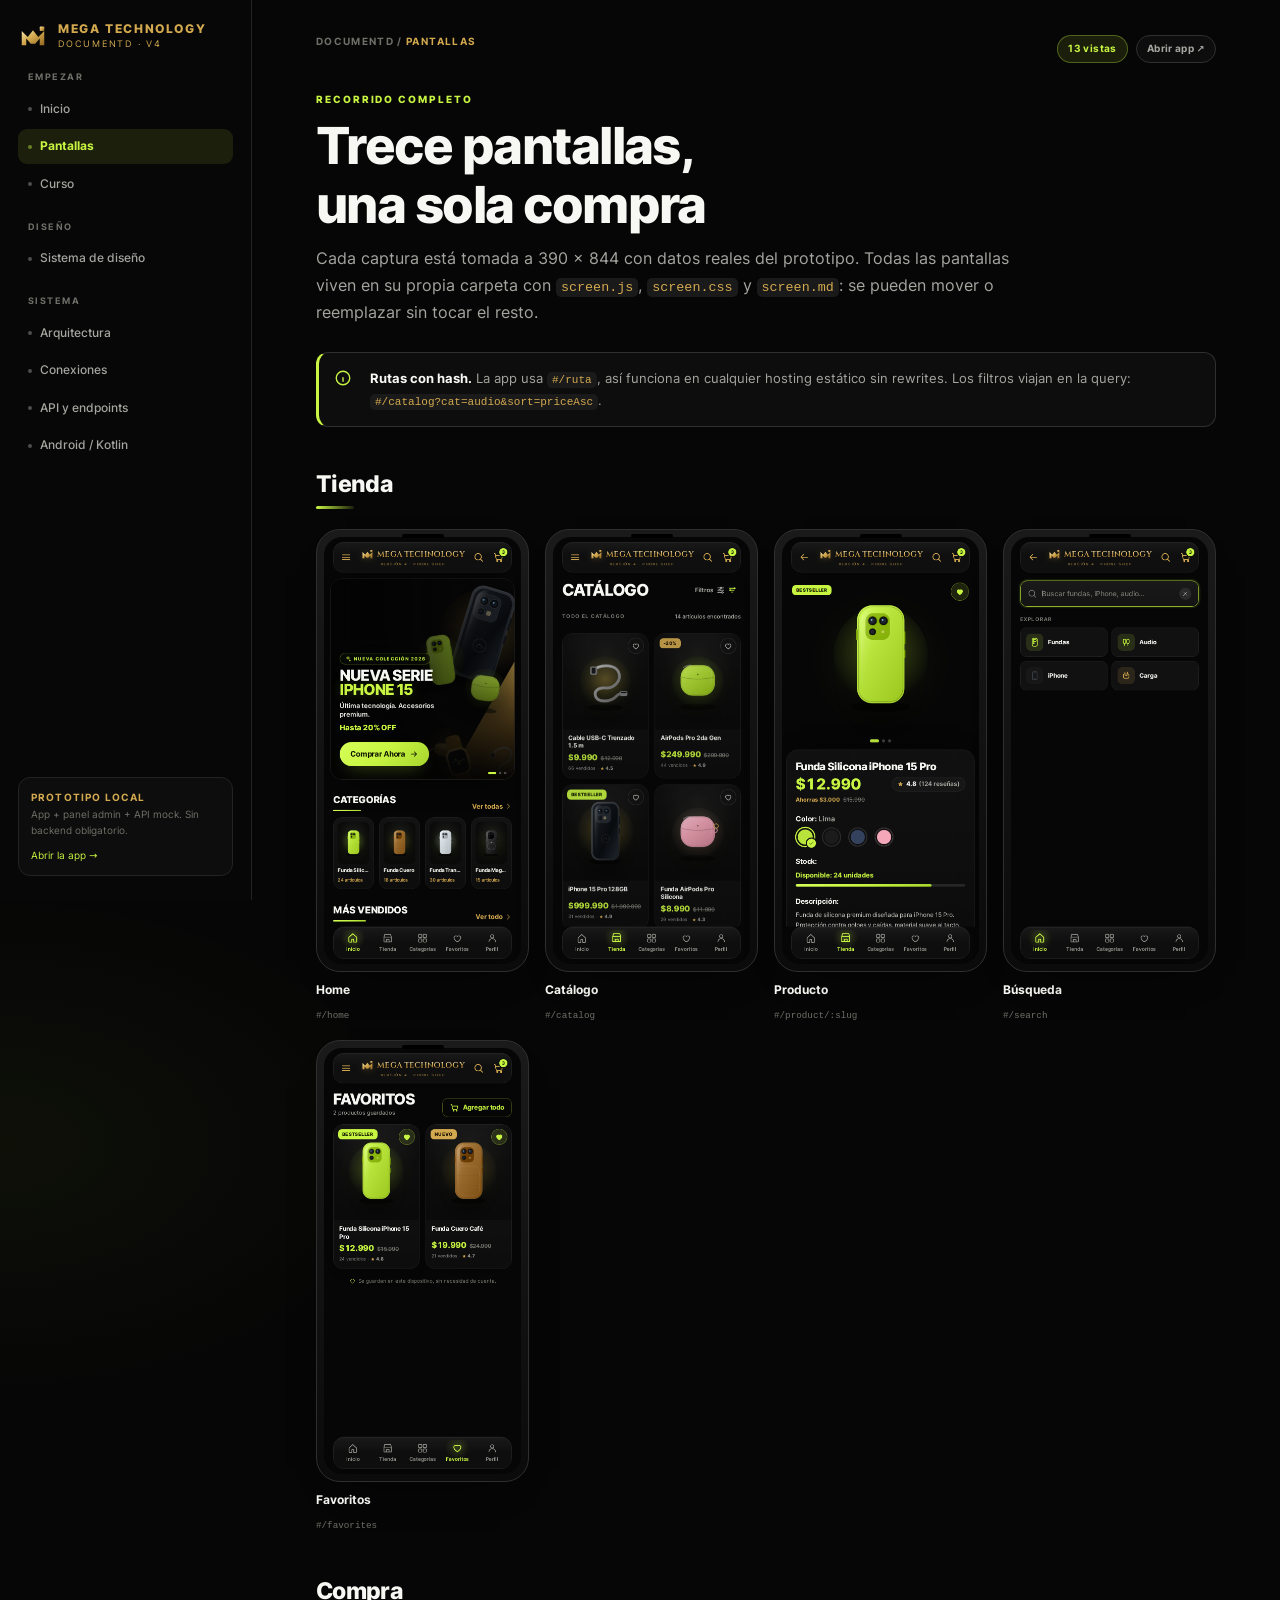
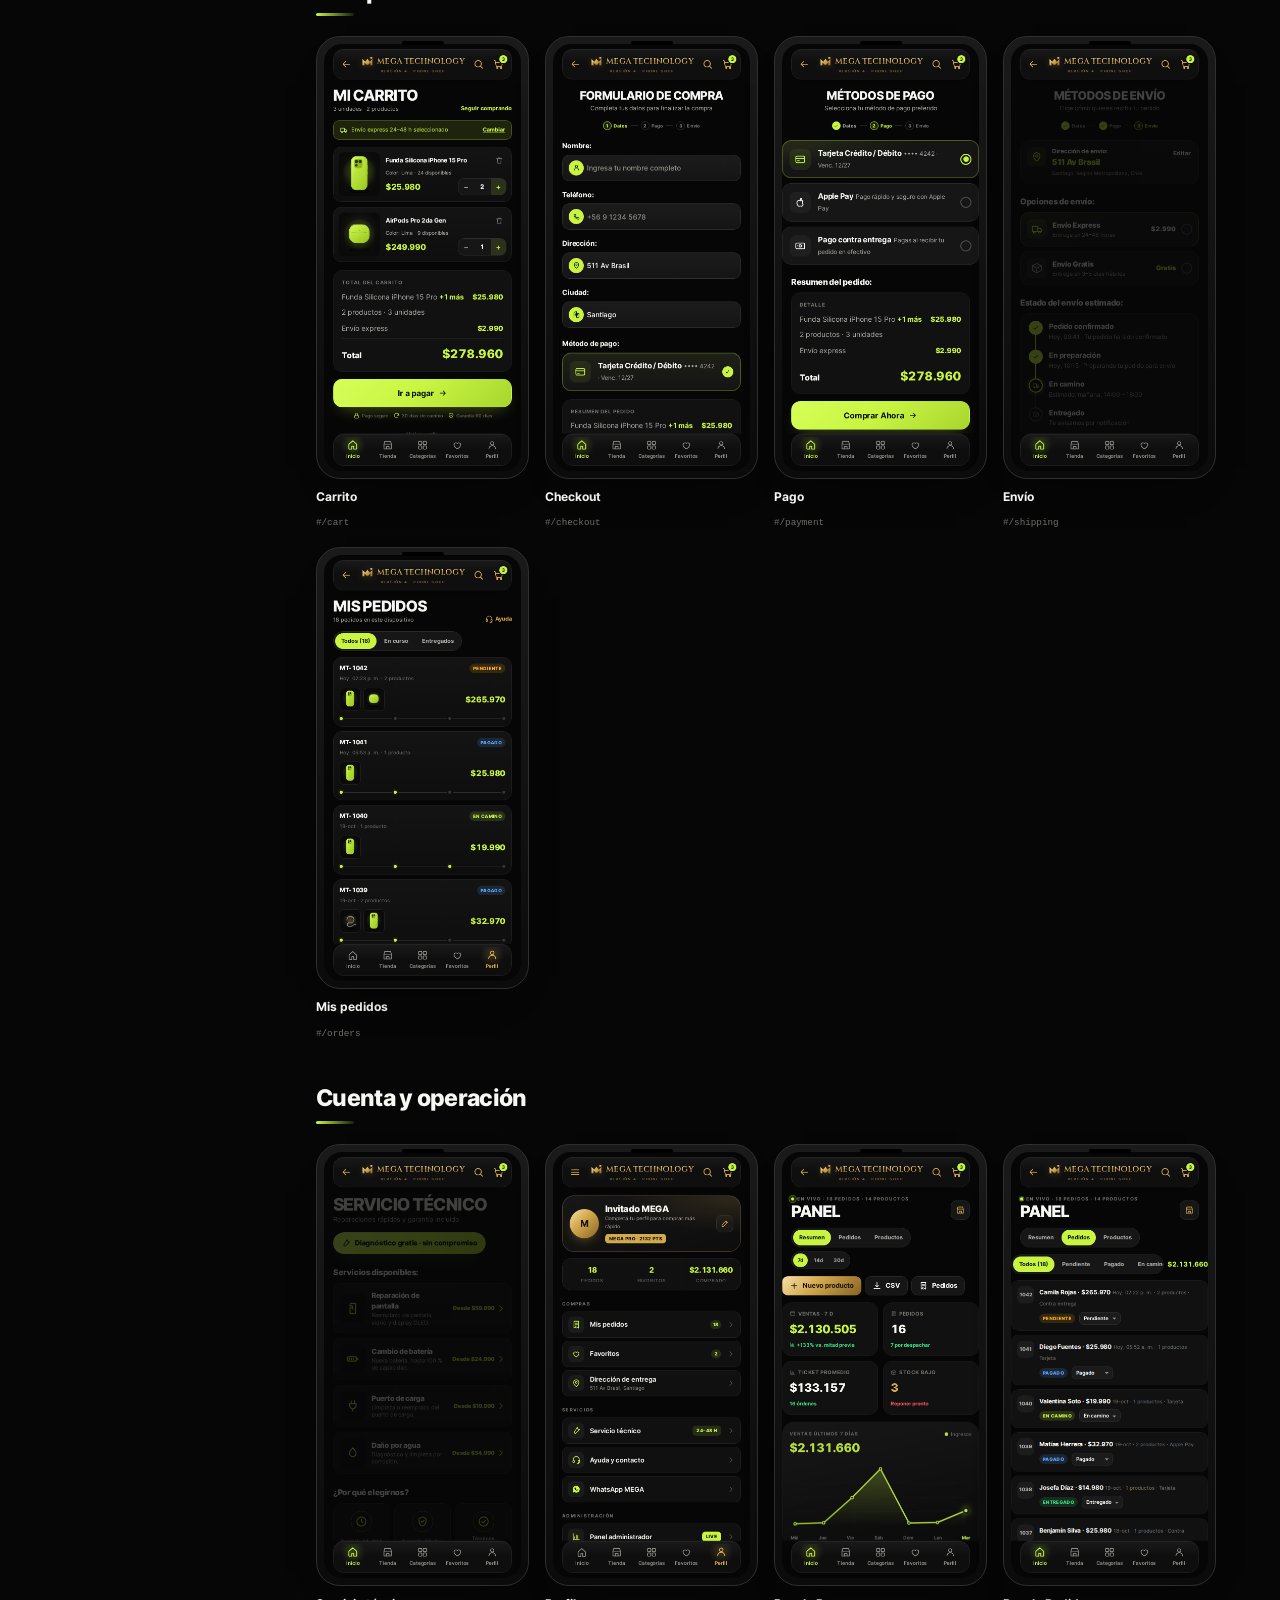
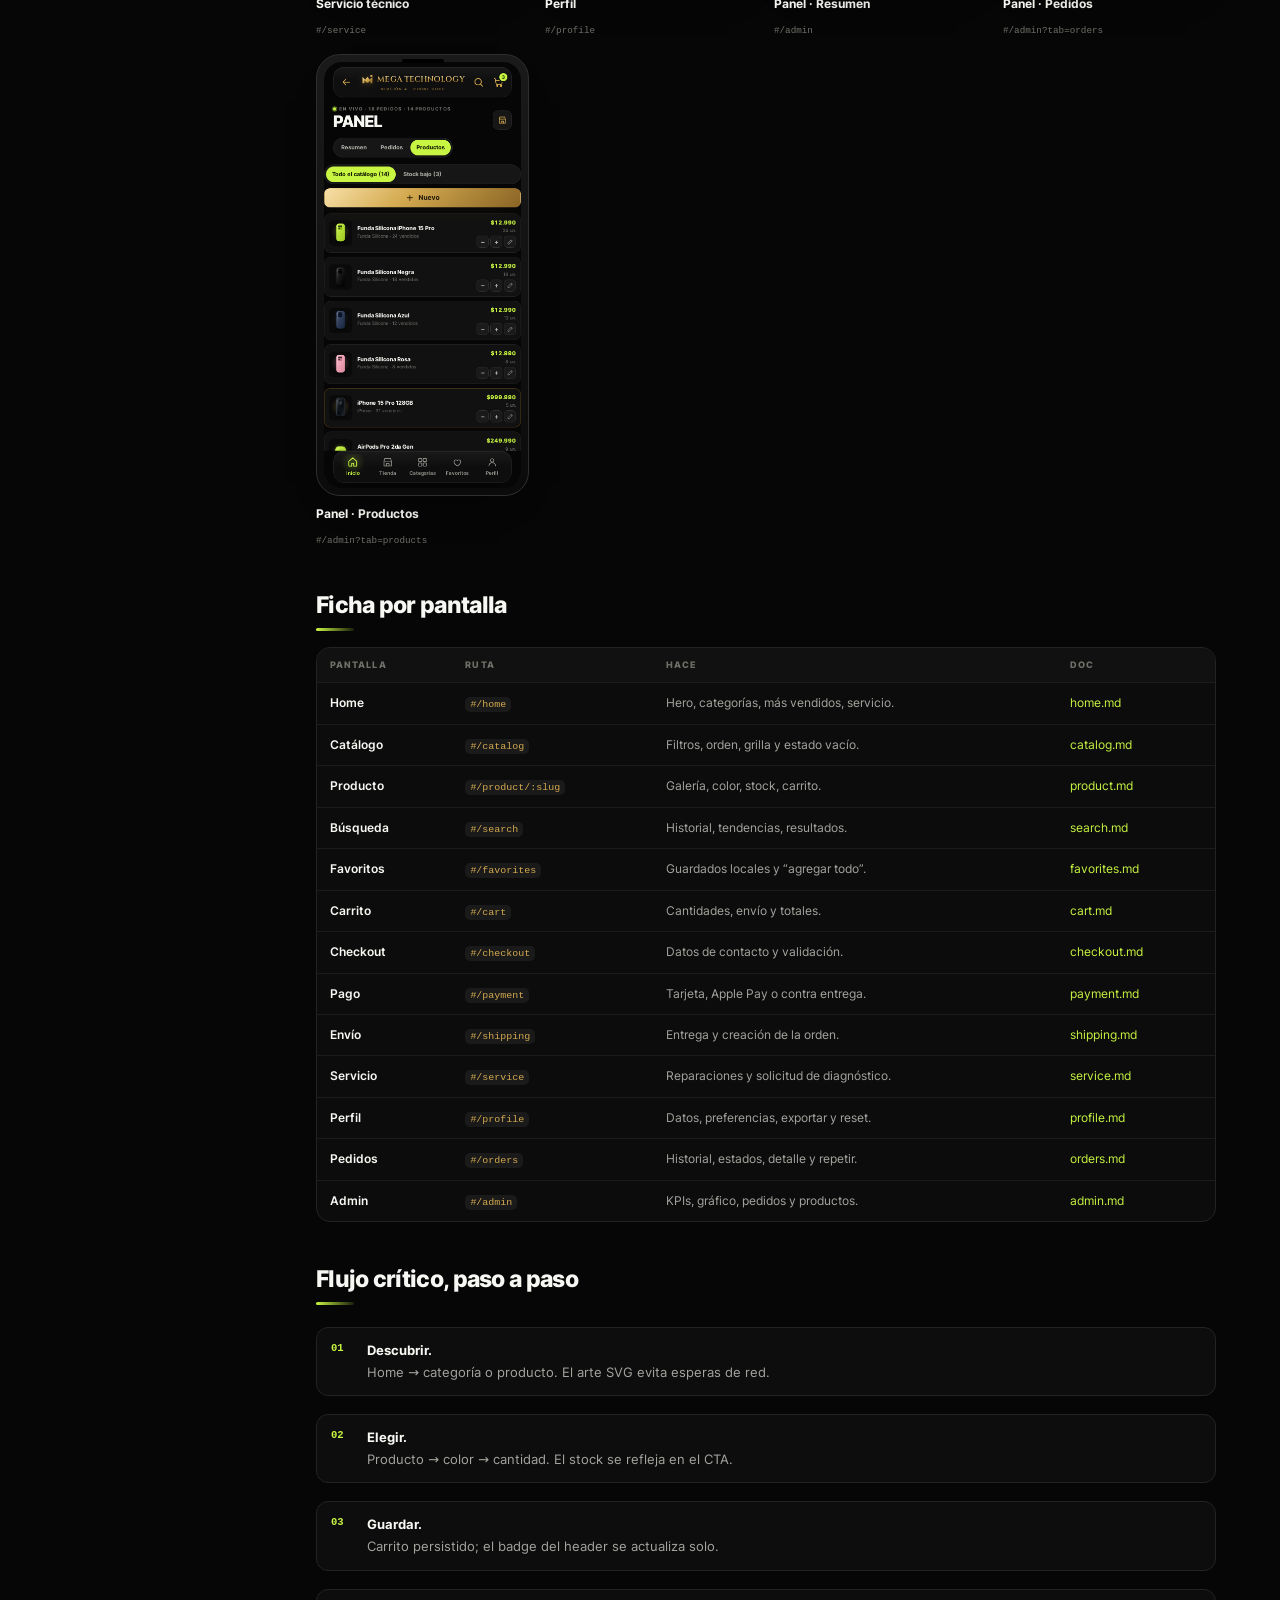
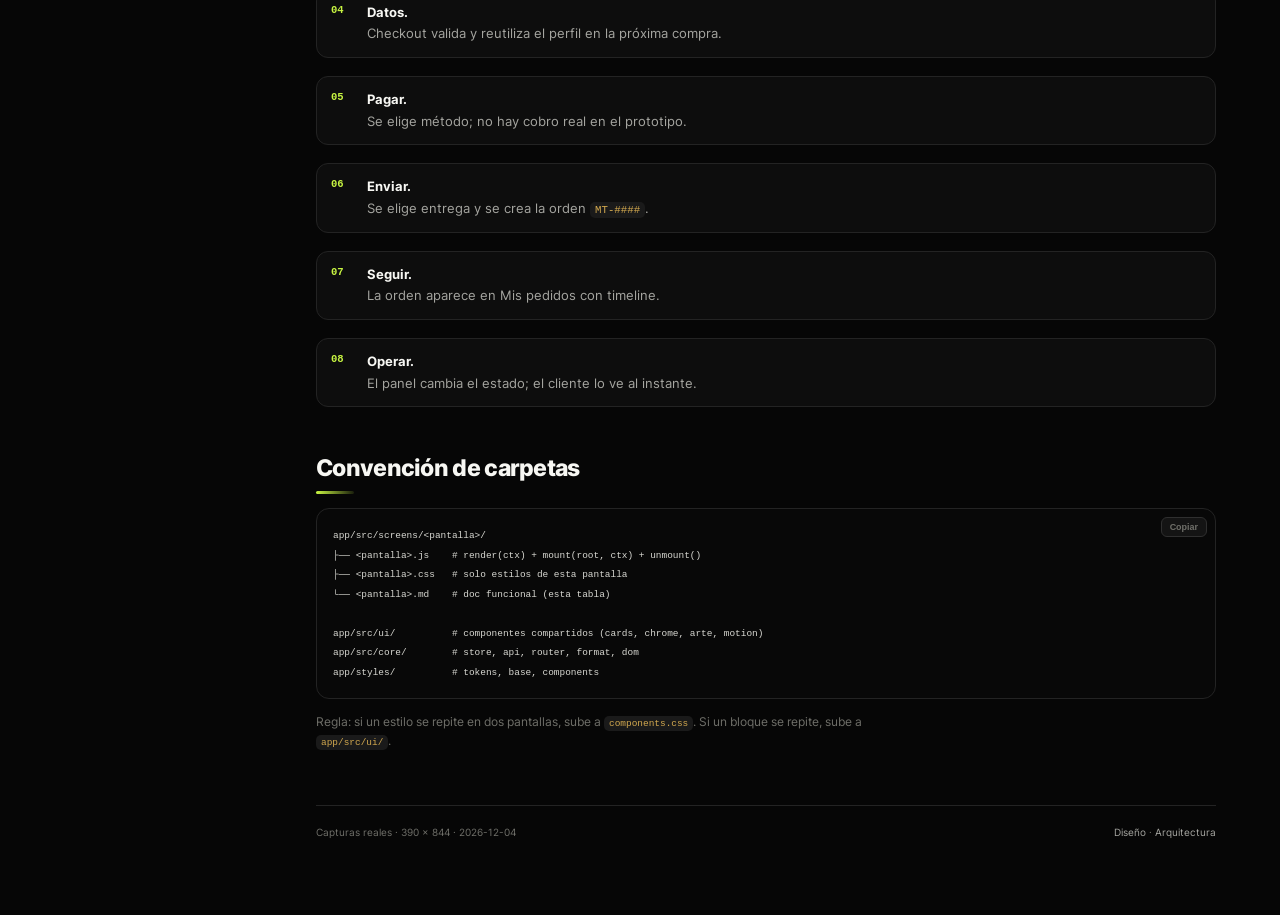
<file: Documentd/screens.html>
<!doctype html>
<html lang="es-CL">
  <head>
    <meta charset="utf-8" />
    <meta name="viewport" content="width=device-width, initial-scale=1" />
    <meta name="theme-color" content="#060606" />
    <title>Pantallas · Documentd MEGA TECHNOLOGY</title>
    <link rel="stylesheet" href="./assets/docs.css" />
    <script src="./assets/docs.js" defer></script>
  </head>
  <body>
    <a class="skip" href="#main">Saltar al contenido</a>
    <div data-docs-nav></div>

    <main id="main" class="docs-main">
      <div class="docs-topbar">
        <p class="docs-crumb">Documentd / <strong>Pantallas</strong></p>
        <div class="docs-actions"><span class="docs-pill docs-pill--live">13 vistas</span><a class="docs-pill" href="../app/">Abrir app ↗</a></div>
      </div>

      <p class="docs-eyebrow">Recorrido completo</p>
      <h1>Trece pantallas,<br />una sola compra</h1>
      <p class="lead">
        Cada captura está tomada a 390 × 844 con datos reales del prototipo. Todas las
        pantallas viven en su propia carpeta con <code>screen.js</code>, <code>screen.css</code>
        y <code>screen.md</code>: se pueden mover o reemplazar sin tocar el resto.
      </p>

      <div class="callout">
        <svg viewBox="0 0 24 24" width="18" height="18" fill="none" stroke="currentColor" stroke-width="1.8"><circle cx="12" cy="12" r="9"/><path d="M12 8h.01M11 12h1v4h1"/></svg>
        <div><strong>Rutas con hash.</strong> La app usa <code>#/ruta</code>, así funciona en cualquier hosting estático sin rewrites. Los filtros viajan en la query: <code>#/catalog?cat=audio&amp;sort=priceAsc</code>.</div>
      </div>

      <h2>Tienda</h2>
      <div class="shots">
        <a class="shot" href="../app/#/home">
          <span class="shot__frame"><img src="./assets/shots/home.png" alt="Home de MEGA TECHNOLOGY" loading="lazy" /></span>
          <span class="shot__name">Home</span><span class="shot__route">#/home</span>
        </a>
        <a class="shot" href="../app/#/catalog">
          <span class="shot__frame"><img src="./assets/shots/catalog.png" alt="Catálogo" loading="lazy" /></span>
          <span class="shot__name">Catálogo</span><span class="shot__route">#/catalog</span>
        </a>
        <a class="shot" href="../app/#/product/p-funda-silicona">
          <span class="shot__frame"><img src="./assets/shots/product.png" alt="Detalle de producto" loading="lazy" /></span>
          <span class="shot__name">Producto</span><span class="shot__route">#/product/:slug</span>
        </a>
        <a class="shot" href="../app/#/search">
          <span class="shot__frame"><img src="./assets/shots/search.png" alt="Búsqueda" loading="lazy" /></span>
          <span class="shot__name">Búsqueda</span><span class="shot__route">#/search</span>
        </a>
        <a class="shot" href="../app/#/favorites">
          <span class="shot__frame"><img src="./assets/shots/favorites.png" alt="Favoritos" loading="lazy" /></span>
          <span class="shot__name">Favoritos</span><span class="shot__route">#/favorites</span>
        </a>
      </div>

      <h2>Compra</h2>
      <div class="shots">
        <a class="shot" href="../app/#/cart">
          <span class="shot__frame"><img src="./assets/shots/cart.png" alt="Carrito" loading="lazy" /></span>
          <span class="shot__name">Carrito</span><span class="shot__route">#/cart</span>
        </a>
        <a class="shot" href="../app/#/checkout">
          <span class="shot__frame"><img src="./assets/shots/checkout.png" alt="Formulario de compra" loading="lazy" /></span>
          <span class="shot__name">Checkout</span><span class="shot__route">#/checkout</span>
        </a>
        <a class="shot" href="../app/#/payment">
          <span class="shot__frame"><img src="./assets/shots/payment.png" alt="Métodos de pago" loading="lazy" /></span>
          <span class="shot__name">Pago</span><span class="shot__route">#/payment</span>
        </a>
        <a class="shot" href="../app/#/shipping">
          <span class="shot__frame"><img src="./assets/shots/shipping.png" alt="Métodos de envío" loading="lazy" /></span>
          <span class="shot__name">Envío</span><span class="shot__route">#/shipping</span>
        </a>
        <a class="shot" href="../app/#/orders">
          <span class="shot__frame"><img src="./assets/shots/orders.png" alt="Mis pedidos" loading="lazy" /></span>
          <span class="shot__name">Mis pedidos</span><span class="shot__route">#/orders</span>
        </a>
      </div>

      <h2>Cuenta y operación</h2>
      <div class="shots">
        <a class="shot" href="../app/#/service">
          <span class="shot__frame"><img src="./assets/shots/service.png" alt="Servicio técnico" loading="lazy" /></span>
          <span class="shot__name">Servicio técnico</span><span class="shot__route">#/service</span>
        </a>
        <a class="shot" href="../app/#/profile">
          <span class="shot__frame"><img src="./assets/shots/profile.png" alt="Perfil" loading="lazy" /></span>
          <span class="shot__name">Perfil</span><span class="shot__route">#/profile</span>
        </a>
        <a class="shot" href="../app/#/admin">
          <span class="shot__frame"><img src="./assets/shots/admin.png" alt="Panel administrador" loading="lazy" /></span>
          <span class="shot__name">Panel · Resumen</span><span class="shot__route">#/admin</span>
        </a>
        <a class="shot" href="../app/#/admin?tab=orders">
          <span class="shot__frame"><img src="./assets/shots/admin-orders.png" alt="Panel de pedidos" loading="lazy" /></span>
          <span class="shot__name">Panel · Pedidos</span><span class="shot__route">#/admin?tab=orders</span>
        </a>
        <a class="shot" href="../app/#/admin?tab=products">
          <span class="shot__frame"><img src="./assets/shots/admin-products.png" alt="Panel de productos" loading="lazy" /></span>
          <span class="shot__name">Panel · Productos</span><span class="shot__route">#/admin?tab=products</span>
        </a>
      </div>

      <h2>Ficha por pantalla</h2>
      <div class="table-wrap">
        <table>
          <thead><tr><th>Pantalla</th><th>Ruta</th><th>Hace</th><th>Doc</th></tr></thead>
          <tbody>
            <tr><td>Home</td><td><code>#/home</code></td><td>Hero, categorías, más vendidos, servicio.</td><td><a href="../app/src/screens/home/home.md">home.md</a></td></tr>
            <tr><td>Catálogo</td><td><code>#/catalog</code></td><td>Filtros, orden, grilla y estado vacío.</td><td><a href="../app/src/screens/catalog/catalog.md">catalog.md</a></td></tr>
            <tr><td>Producto</td><td><code>#/product/:slug</code></td><td>Galería, color, stock, carrito.</td><td><a href="../app/src/screens/product/product.md">product.md</a></td></tr>
            <tr><td>Búsqueda</td><td><code>#/search</code></td><td>Historial, tendencias, resultados.</td><td><a href="../app/src/screens/search/search.md">search.md</a></td></tr>
            <tr><td>Favoritos</td><td><code>#/favorites</code></td><td>Guardados locales y “agregar todo”.</td><td><a href="../app/src/screens/favorites/favorites.md">favorites.md</a></td></tr>
            <tr><td>Carrito</td><td><code>#/cart</code></td><td>Cantidades, envío y totales.</td><td><a href="../app/src/screens/cart/cart.md">cart.md</a></td></tr>
            <tr><td>Checkout</td><td><code>#/checkout</code></td><td>Datos de contacto y validación.</td><td><a href="../app/src/screens/checkout/checkout.md">checkout.md</a></td></tr>
            <tr><td>Pago</td><td><code>#/payment</code></td><td>Tarjeta, Apple Pay o contra entrega.</td><td><a href="../app/src/screens/payment/payment.md">payment.md</a></td></tr>
            <tr><td>Envío</td><td><code>#/shipping</code></td><td>Entrega y creación de la orden.</td><td><a href="../app/src/screens/shipping/shipping.md">shipping.md</a></td></tr>
            <tr><td>Servicio</td><td><code>#/service</code></td><td>Reparaciones y solicitud de diagnóstico.</td><td><a href="../app/src/screens/service/service.md">service.md</a></td></tr>
            <tr><td>Perfil</td><td><code>#/profile</code></td><td>Datos, preferencias, exportar y reset.</td><td><a href="../app/src/screens/profile/profile.md">profile.md</a></td></tr>
            <tr><td>Pedidos</td><td><code>#/orders</code></td><td>Historial, estados, detalle y repetir.</td><td><a href="../app/src/screens/orders/orders.md">orders.md</a></td></tr>
            <tr><td>Admin</td><td><code>#/admin</code></td><td>KPIs, gráfico, pedidos y productos.</td><td><a href="../app/src/screens/admin/admin.md">admin.md</a></td></tr>
          </tbody>
        </table>
      </div>

      <h2>Flujo crítico, paso a paso</h2>
      <ol class="steps">
        <li><strong>Descubrir.</strong> Home → categoría o producto. El arte SVG evita esperas de red.</li>
        <li><strong>Elegir.</strong> Producto → color → cantidad. El stock se refleja en el CTA.</li>
        <li><strong>Guardar.</strong> Carrito persistido; el badge del header se actualiza solo.</li>
        <li><strong>Datos.</strong> Checkout valida y reutiliza el perfil en la próxima compra.</li>
        <li><strong>Pagar.</strong> Se elige método; no hay cobro real en el prototipo.</li>
        <li><strong>Enviar.</strong> Se elige entrega y se crea la orden <code>MT-####</code>.</li>
        <li><strong>Seguir.</strong> La orden aparece en Mis pedidos con timeline.</li>
        <li><strong>Operar.</strong> El panel cambia el estado; el cliente lo ve al instante.</li>
      </ol>

      <h2>Convención de carpetas</h2>
      <pre><code>app/src/screens/&lt;pantalla&gt;/
├── &lt;pantalla&gt;.js    # render(ctx) + mount(root, ctx) + unmount()
├── &lt;pantalla&gt;.css   # solo estilos de esta pantalla
└── &lt;pantalla&gt;.md    # doc funcional (esta tabla)

app/src/ui/          # componentes compartidos (cards, chrome, arte, motion)
app/src/core/        # store, api, router, format, dom
app/styles/          # tokens, base, components
</code></pre>
      <p class="small">Regla: si un estilo se repite en dos pantallas, sube a <code>components.css</code>. Si un bloque se repite, sube a <code>app/src/ui/</code>.</p>

      <footer class="docs-foot">
        <span>Capturas reales · 390 × 844 · <span data-build></span></span>
        <span><a href="./design-system.html">Diseño</a> · <a href="./architecture.html">Arquitectura</a></span>
      </footer>
    </main>
  </body>
</html>
</file>
<file: Documentd/assets/docs.css>
/* ============================================================
   MEGA TECHNOLOGY · Documentd
   Hoja única de la documentación. Misma paleta que la app.
   ============================================================ */

@font-face {
  font-family: "Inter";
  src: url("../../app/assets/fonts/inter-latin.woff2") format("woff2");
  font-weight: 100 900;
  font-display: swap;
}
@font-face {
  font-family: "Cinzel";
  src: url("../../app/assets/fonts/cinzel-latin-600.woff2") format("woff2");
  font-weight: 600;
  font-display: swap;
}

:root {
  --bg: #060606;
  --bg-soft: #0a0a0a;
  --panel: #101010;
  --panel-2: #151515;
  --line: #232323;
  --line-2: #2f2f2f;
  --ink: #f7f7f3;
  --muted: #a5a5a0;
  --dim: #6f6f69;
  --lime: #c8f542;
  --lime-soft: rgba(200, 245, 66, 0.1);
  --lime-line: rgba(200, 245, 66, 0.32);
  --gold: #d3a94f;
  --gold-soft: rgba(211, 169, 79, 0.12);
  --gold-line: rgba(211, 169, 79, 0.35);
  --blue: #7fb6ff;
  --red: #ff6b6b;
  --radius: 18px;
  --sidebar: 252px;
  --font: "Inter", system-ui, -apple-system, sans-serif;
  --brand: "Cinzel", Georgia, serif;
  --ease: cubic-bezier(0.22, 1, 0.36, 1);
  --mono: ui-monospace, "SF Mono", "Cascadia Code", Menlo, monospace;
}

* { box-sizing: border-box; }

html { scroll-behavior: smooth; scroll-padding-top: 84px; }

body {
  margin: 0;
  min-height: 100vh;
  background:
    radial-gradient(900px 500px at 85% -10%, rgba(211, 169, 79, 0.09), transparent 60%),
    radial-gradient(700px 420px at 0% 20%, rgba(200, 245, 66, 0.045), transparent 60%),
    var(--bg);
  color: var(--ink);
  font-family: var(--font);
  font-size: 15px;
  line-height: 1.65;
  -webkit-font-smoothing: antialiased;
}

a { color: var(--lime); text-decoration: none; }
a:hover { text-decoration: underline; text-underline-offset: 3px; }

code, pre, kbd { font-family: var(--mono); }

.skip {
  position: fixed;
  top: -60px;
  left: 16px;
  z-index: 100;
  padding: 10px 16px;
  border-radius: 10px;
  background: var(--lime);
  color: #0a0f00;
  font-weight: 700;
}
.skip:focus { top: 12px; }

/* ---------- Sidebar ---------- */

.docs-sidebar {
  position: fixed;
  inset: 0 auto 0 0;
  width: var(--sidebar);
  display: flex;
  flex-direction: column;
  gap: 18px;
  padding: 22px 18px 24px;
  border-right: 1px solid var(--line);
  background: rgba(8, 8, 8, 0.92);
  backdrop-filter: blur(16px);
  overflow-y: auto;
  z-index: 40;
}

.docs-brand {
  display: flex;
  align-items: center;
  gap: 10px;
  color: var(--ink);
}
.docs-brand:hover { text-decoration: none; }
.docs-brand svg { flex: none; }
.docs-brand strong {
  display: block;
  font-size: 0.72rem;
  font-weight: 800;
  letter-spacing: 0.14em;
  line-height: 1.2;
}
.docs-brand span {
  display: block;
  font-size: 0.55rem;
  letter-spacing: 0.2em;
  color: var(--gold);
}

.docs-nav { display: grid; gap: 18px; }
.docs-nav__group { display: grid; gap: 3px; }
.docs-nav__title {
  margin: 0 0 4px;
  padding: 0 10px;
  font-size: 0.56rem;
  font-weight: 700;
  letter-spacing: 0.16em;
  text-transform: uppercase;
  color: var(--dim);
}
.docs-nav a {
  display: flex;
  align-items: center;
  gap: 8px;
  padding: 7px 10px;
  border-radius: 9px;
  color: var(--muted);
  font-size: 0.78rem;
  font-weight: 500;
  transition: background 0.2s var(--ease), color 0.2s var(--ease);
}
.docs-nav a:hover { background: #151515; color: var(--ink); text-decoration: none; }
.docs-nav a[aria-current="page"] {
  background: var(--lime-soft);
  color: var(--lime);
  font-weight: 700;
}
.docs-nav a::before {
  content: "";
  width: 4px;
  height: 4px;
  border-radius: 99px;
  background: currentColor;
  opacity: 0.45;
  flex: none;
}

.docs-side-foot {
  margin-top: auto;
  padding: 12px;
  border: 1px solid var(--line);
  border-radius: 12px;
  background: #0d0d0d;
  font-size: 0.62rem;
  color: var(--dim);
}
.docs-side-foot strong { display: block; color: var(--gold); font-size: 0.6rem; letter-spacing: 0.12em; }

/* ---------- Main ---------- */

.docs-main {
  margin-left: var(--sidebar);
  padding: 34px clamp(20px, 5vw, 64px) 80px;
  max-width: 1180px;
}

.docs-topbar {
  display: flex;
  align-items: center;
  justify-content: space-between;
  gap: 12px;
  margin-bottom: 28px;
}
.docs-crumb {
  font-size: 0.6rem;
  font-weight: 700;
  letter-spacing: 0.14em;
  text-transform: uppercase;
  color: var(--dim);
}
.docs-crumb strong { color: var(--gold); }

.docs-actions { display: flex; gap: 8px; align-items: center; flex-wrap: wrap; }
.docs-pill {
  display: inline-flex;
  align-items: center;
  gap: 6px;
  padding: 5px 10px;
  border: 1px solid var(--line-2);
  border-radius: 99px;
  background: #0d0d0d;
  color: var(--muted);
  font-size: 0.6rem;
  font-weight: 700;
  letter-spacing: 0.04em;
}
.docs-pill--live { border-color: var(--lime-line); color: var(--lime); background: var(--lime-soft); }
.docs-pill--gold { border-color: var(--gold-line); color: var(--gold); background: var(--gold-soft); }

.docs-eyebrow {
  margin: 0 0 8px;
  font-size: 0.6rem;
  font-weight: 800;
  letter-spacing: 0.2em;
  text-transform: uppercase;
  color: var(--lime);
}

h1, h2, h3, h4 { line-height: 1.15; letter-spacing: -0.03em; }
h1 {
  margin: 0 0 12px;
  max-width: 20ch;
  font-size: clamp(2rem, 5vw, 3.2rem);
  font-weight: 800;
}
h2 {
  margin: 44px 0 14px;
  font-size: 1.45rem;
  font-weight: 800;
}
h2::after {
  content: "";
  display: block;
  width: 38px;
  height: 3px;
  margin-top: 9px;
  border-radius: 99px;
  background: linear-gradient(90deg, var(--lime), rgba(200, 245, 66, 0.1));
}
h3 { margin: 26px 0 8px; font-size: 1rem; font-weight: 750; }
h4 { margin: 18px 0 6px; font-size: 0.82rem; font-weight: 700; color: var(--gold); }

.lead {
  max-width: 70ch;
  margin: 0 0 26px;
  font-size: 1.02rem;
  color: var(--muted);
}
p { margin: 0 0 14px; max-width: 78ch; }
ul, ol { margin: 0 0 16px; padding-left: 20px; color: var(--muted); }
li { margin: 4px 0; }
li strong, p strong { color: var(--ink); }
hr { border: 0; border-top: 1px solid var(--line); margin: 34px 0; }

.small { font-size: 0.72rem; color: var(--dim); }
.mono { font-family: var(--mono); font-size: 0.78em; }

/* ---------- Hero (index) ---------- */

.doc-hero {
  position: relative;
  overflow: hidden;
  margin-bottom: 30px;
  padding: clamp(22px, 4vw, 38px);
  border: 1px solid var(--gold-line);
  border-radius: 26px;
  background:
    radial-gradient(90% 120% at 100% 0%, rgba(211, 169, 79, 0.18), transparent 58%),
    radial-gradient(80% 90% at 0% 100%, rgba(200, 245, 66, 0.06), transparent 60%),
    linear-gradient(160deg, #151515, #0a0a0a);
}
.doc-hero::after {
  content: "M";
  position: absolute;
  right: 18px;
  bottom: -30px;
  font-family: var(--brand);
  font-size: 12rem;
  line-height: 1;
  color: rgba(211, 169, 79, 0.07);
  pointer-events: none;
}
.doc-hero h1 { max-width: 16ch; margin-bottom: 14px; }
.doc-hero h1 em { font-style: normal; color: var(--gold); }
.doc-hero .lead { margin-bottom: 20px; }
.doc-hero__meta {
  display: flex;
  flex-wrap: wrap;
  gap: 8px;
  position: relative;
  z-index: 1;
}

/* ---------- Cards & grids ---------- */

.grid { display: grid; gap: 14px; }
.grid--2 { grid-template-columns: repeat(auto-fit, minmax(260px, 1fr)); }
.grid--3 { grid-template-columns: repeat(auto-fit, minmax(220px, 1fr)); }
.grid--4 { grid-template-columns: repeat(auto-fit, minmax(160px, 1fr)); }

.card {
  padding: 18px;
  border: 1px solid var(--line);
  border-radius: var(--radius);
  background: linear-gradient(180deg, #121212, #0c0c0c);
}
.card h3 { margin-top: 0; }
.card p:last-child { margin-bottom: 0; }
.card--lime { border-color: var(--lime-line); background: linear-gradient(160deg, rgba(200, 245, 66, 0.07), #0b0b0b 60%); }
.card--gold { border-color: var(--gold-line); background: linear-gradient(160deg, rgba(211, 169, 79, 0.08), #0b0b0b 60%); }

.card__icon {
  display: grid;
  place-items: center;
  width: 38px;
  height: 38px;
  margin-bottom: 12px;
  border-radius: 11px;
  background: var(--lime-soft);
  color: var(--lime);
}
.card--gold .card__icon { background: var(--gold-soft); color: var(--gold); }

.stat {
  padding: 16px;
  border: 1px solid var(--line);
  border-radius: 14px;
  background: #0e0e0e;
}
.stat strong { display: block; font-size: 1.5rem; font-weight: 800; color: var(--lime); letter-spacing: -0.04em; }
.stat span { display: block; margin-top: 2px; font-size: 0.58rem; letter-spacing: 0.1em; text-transform: uppercase; color: var(--dim); }

/* ---------- Callouts ---------- */

.callout {
  display: grid;
  grid-template-columns: 26px 1fr;
  gap: 10px;
  margin: 18px 0;
  padding: 14px 15px;
  border: 1px solid var(--line-2);
  border-left: 3px solid var(--lime);
  border-radius: 12px;
  background: #0d0d0d;
  color: var(--muted);
  font-size: 0.84rem;
}
.callout > svg { color: var(--lime); margin-top: 2px; }
.callout strong { color: var(--ink); }
.callout--warn { border-left-color: var(--gold); }
.callout--warn > svg { color: var(--gold); }
.callout--danger { border-left-color: var(--red); }
.callout--danger > svg { color: var(--red); }

/* ---------- Tables ---------- */

.table-wrap {
  margin: 16px 0;
  border: 1px solid var(--line);
  border-radius: 14px;
  background: #0c0c0c;
  overflow-x: auto;
}
table { width: 100%; border-collapse: collapse; font-size: 0.76rem; white-space: nowrap; }
th, td { padding: 10px 13px; text-align: left; border-bottom: 1px solid #1c1c1c; vertical-align: top; }
th {
  font-size: 0.56rem;
  font-weight: 800;
  letter-spacing: 0.12em;
  text-transform: uppercase;
  color: var(--dim);
  background: #111;
}
tr:last-child td { border-bottom: 0; }
td { color: var(--muted); }
td:first-child { color: var(--ink); font-weight: 600; }
td code { color: var(--gold); }

.tag {
  display: inline-flex;
  align-items: center;
  padding: 2px 7px;
  border-radius: 99px;
  font-size: 0.58rem;
  font-weight: 700;
  letter-spacing: 0.03em;
}
.tag--ok { background: var(--lime-soft); color: var(--lime); }
.tag--plan { background: var(--gold-soft); color: var(--gold); }
.tag--off { background: #1c1c1c; color: var(--dim); }
.tag--get { background: rgba(127, 182, 255, 0.12); color: var(--blue); }
.tag--post { background: rgba(200, 245, 66, 0.1); color: var(--lime); }
.tag--patch { background: rgba(211, 169, 79, 0.12); color: var(--gold); }

/* ---------- Code ---------- */

pre {
  position: relative;
  margin: 14px 0;
  padding: 16px;
  border: 1px solid var(--line);
  border-radius: 13px;
  background: #080808;
  color: #d8d8d2;
  font-size: 0.72rem;
  line-height: 1.7;
  overflow-x: auto;
  tab-size: 2;
}
pre code { color: inherit; }
pre .c { color: #5f5f59; }
pre .k { color: var(--gold); }
pre .s { color: var(--lime); }
pre .n { color: var(--blue); }
code {
  padding: 2px 5px;
  border-radius: 5px;
  background: #1a1a1a;
  color: var(--gold);
  font-size: 0.82em;
}
pre code { padding: 0; background: none; }

.copy {
  position: absolute;
  top: 8px;
  right: 8px;
  padding: 4px 8px;
  border: 1px solid var(--line-2);
  border-radius: 6px;
  background: #141414;
  color: var(--dim);
  font-size: 0.56rem;
  font-weight: 700;
  cursor: pointer;
}
.copy:hover { color: var(--lime); border-color: var(--lime-line); }

/* ---------- Screens gallery ---------- */

.shots {
  display: grid;
  grid-template-columns: repeat(auto-fill, minmax(196px, 1fr));
  gap: 16px;
  margin: 20px 0 8px;
}
.shot {
  display: grid;
  gap: 8px;
  color: var(--ink);
}
.shot:hover { text-decoration: none; }
.shot__frame {
  position: relative;
  padding: 7px;
  border: 1px solid var(--line-2);
  border-radius: 24px;
  background: linear-gradient(180deg, #1a1a1a, #0b0b0b);
  box-shadow: 0 18px 40px -30px #000;
  overflow: hidden;
}
.shot__frame::before {
  content: "";
  position: absolute;
  top: 4px;
  left: 50%;
  translate: -50% 0;
  width: 42px;
  height: 4px;
  border-radius: 99px;
  background: #000;
  z-index: 2;
}
.shot img {
  display: block;
  width: 100%;
  aspect-ratio: 390 / 844;
  object-fit: cover;
  object-position: top;
  border-radius: 18px;
}
.shot__name { font-size: 0.78rem; font-weight: 700; }
.shot__route { font-family: var(--mono); font-size: 0.58rem; color: var(--dim); }

/* ---------- Device preview (single) ---------- */

.device-row {
  display: grid;
  grid-template-columns: minmax(200px, 280px) minmax(0, 1fr);
  gap: 28px;
  align-items: start;
  margin: 18px 0 8px;
}
.device {
  padding: 8px;
  border: 1px solid var(--line-2);
  border-radius: 30px;
  background: linear-gradient(180deg, #1c1c1c, #0a0a0a);
}
.device img { display: block; width: 100%; border-radius: 23px; }

/* ---------- Design system ---------- */

.swatches { display: grid; grid-template-columns: repeat(auto-fill, minmax(120px, 1fr)); gap: 10px; }
.swatch {
  overflow: hidden;
  border: 1px solid var(--line);
  border-radius: 12px;
  background: #0d0d0d;
}
.swatch i { display: block; height: 54px; }
.swatch div { padding: 8px 10px; }
.swatch strong { display: block; font-size: 0.65rem; }
.swatch span { font-family: var(--mono); font-size: 0.55rem; color: var(--dim); }

.type-row {
  display: flex;
  align-items: baseline;
  justify-content: space-between;
  gap: 16px;
  padding: 13px 0;
  border-bottom: 1px solid var(--line);
}
.type-row:last-child { border-bottom: 0; }
.type-row span { font-family: var(--mono); font-size: 0.58rem; color: var(--dim); white-space: nowrap; }

.ds-components { display: flex; flex-wrap: wrap; gap: 10px; align-items: center; padding: 16px; border: 1px dashed var(--line-2); border-radius: 14px; }
.ds-btn {
  display: inline-flex;
  align-items: center;
  gap: 6px;
  padding: 9px 14px;
  border-radius: 99px;
  font-size: 0.72rem;
  font-weight: 700;
  border: 1px solid transparent;
  cursor: default;
}
.ds-btn--lime { background: var(--lime); color: #0a0f00; }
.ds-btn--gold { background: linear-gradient(140deg, #f2daa0, #d3a94f 55%, #a67a24); color: #1b1203; }
.ds-btn--ghost { border-color: var(--line-2); background: #131313; color: var(--ink); }
.ds-chip { padding: 6px 11px; border: 1px solid var(--line-2); border-radius: 99px; font-size: 0.65rem; color: var(--muted); }
.ds-chip--on { border-color: var(--lime-line); background: var(--lime-soft); color: var(--lime); }
.ds-badge { padding: 3px 7px; border-radius: 99px; background: var(--gold-soft); color: var(--gold); font-size: 0.56rem; font-weight: 800; letter-spacing: 0.06em; }

/* ---------- Diagram ---------- */

.diagram-shell {
  margin: 18px 0;
  border: 1px solid var(--line);
  border-radius: 20px;
  background:
    radial-gradient(70% 60% at 50% 0%, rgba(200, 245, 66, 0.05), transparent 60%),
    #080808;
  overflow: hidden;
}
.diagram-toolbar {
  display: flex;
  flex-wrap: wrap;
  gap: 6px;
  padding: 12px;
  border-bottom: 1px solid var(--line);
}
.diagram-toolbar button {
  padding: 6px 11px;
  border: 1px solid var(--line-2);
  border-radius: 99px;
  background: #111;
  color: var(--muted);
  font: inherit;
  font-size: 0.64rem;
  font-weight: 600;
  cursor: pointer;
}
.diagram-toolbar button[aria-pressed="true"] { border-color: var(--lime-line); background: var(--lime-soft); color: var(--lime); }
.diagram-canvas { position: relative; padding: 10px; overflow-x: auto; }
.diagram-canvas svg { display: block; width: 100%; min-width: 680px; height: auto; }

.dg-node rect { fill: #121212; stroke: #2d2d2d; stroke-width: 1.2; }
.dg-node.is-active rect { stroke: var(--lime-line); fill: #151a0c; }
.dg-node text { fill: #f2f2ee; font-family: var(--font); font-size: 12px; font-weight: 700; }
.dg-node .sub { fill: #7a7a74; font-size: 9.5px; font-weight: 500; }
.dg-node .num { fill: var(--gold); font-size: 9px; font-weight: 800; letter-spacing: 1px; }
.dg-link { fill: none; stroke: #333; stroke-width: 1.5; stroke-dasharray: 5 6; animation: dash 18s linear infinite; }
.dg-link.is-active { stroke: var(--lime); stroke-width: 2; animation-duration: 7s; filter: drop-shadow(0 0 4px rgba(200, 245, 66, 0.4)); }
.dg-link.is-gold { stroke: var(--gold); }
.dg-pulse { fill: var(--lime); filter: drop-shadow(0 0 5px rgba(200, 245, 66, 0.9)); }
.dg-label { fill: #6f6f69; font-family: var(--mono); font-size: 8.5px; }
@keyframes dash { to { stroke-dashoffset: -220; } }

.diagram-legend {
  display: flex;
  flex-wrap: wrap;
  gap: 14px;
  padding: 10px 16px 16px;
  font-size: 0.62rem;
  color: var(--dim);
}
.diagram-legend span { display: inline-flex; align-items: center; gap: 5px; }
.diagram-legend i { width: 16px; height: 2px; border-radius: 99px; background: var(--lime); }
.diagram-legend i.gold { background: var(--gold); }
.diagram-legend i.dim { background: #444; }

/* ---------- Steps / timeline ---------- */

.steps { counter-reset: step; display: grid; gap: 10px; margin: 18px 0; padding: 0; list-style: none; }
.steps li {
  counter-increment: step;
  position: relative;
  padding: 12px 14px 12px 50px;
  border: 1px solid var(--line);
  border-radius: 12px;
  background: #0d0d0d;
  font-size: 0.82rem;
  color: var(--muted);
}
.steps li::before {
  content: counter(step, decimal-leading-zero);
  position: absolute;
  left: 14px;
  top: 12px;
  font-family: var(--mono);
  font-size: 0.66rem;
  font-weight: 800;
  color: var(--lime);
}
.steps li strong { display: block; color: var(--ink); }

/* ---------- Footer ---------- */

.docs-foot {
  margin-top: 54px;
  padding-top: 18px;
  border-top: 1px solid var(--line);
  display: flex;
  flex-wrap: wrap;
  align-items: center;
  justify-content: space-between;
  gap: 10px;
  font-size: 0.62rem;
  color: var(--dim);
}
.docs-foot a { color: var(--muted); }

/* ---------- Mobile ---------- */

.docs-toggle {
  display: none;
  position: fixed;
  right: 14px;
  bottom: 16px;
  z-index: 60;
  width: 48px;
  height: 48px;
  border: 1px solid var(--lime-line);
  border-radius: 99px;
  background: #101510;
  color: var(--lime);
  box-shadow: 0 12px 30px -12px #000;
}
.nav-backdrop {
  display: none;
  position: fixed;
  inset: 0;
  z-index: 35;
  background: rgba(0, 0, 0, 0.6);
  backdrop-filter: blur(3px);
}

@media (max-width: 900px) {
  :root { --sidebar: 272px; }
  .docs-sidebar {
    transform: translateX(-100%);
    transition: transform 0.32s var(--ease);
  }
  body.nav-open .docs-sidebar { transform: none; }
  body.nav-open .nav-backdrop { display: block; }
  .docs-main { margin-left: 0; padding: 22px 18px 90px; }
  .docs-toggle { display: grid; place-items: center; }
  h1 { font-size: clamp(1.9rem, 9vw, 2.6rem); }
  .device-row { grid-template-columns: 1fr; }
  .device { max-width: 300px; }
  .shots { grid-template-columns: repeat(2, minmax(0, 1fr)); gap: 10px; }
  .doc-hero { border-radius: 20px; }
  .doc-hero::after { font-size: 8rem; }
  table { font-size: 0.7rem; }
}

@media (prefers-reduced-motion: reduce) {
  html { scroll-behavior: auto; }
  *, *::before, *::after { animation-duration: 0.01ms !important; transition-duration: 0.01ms !important; }
}
</file>
